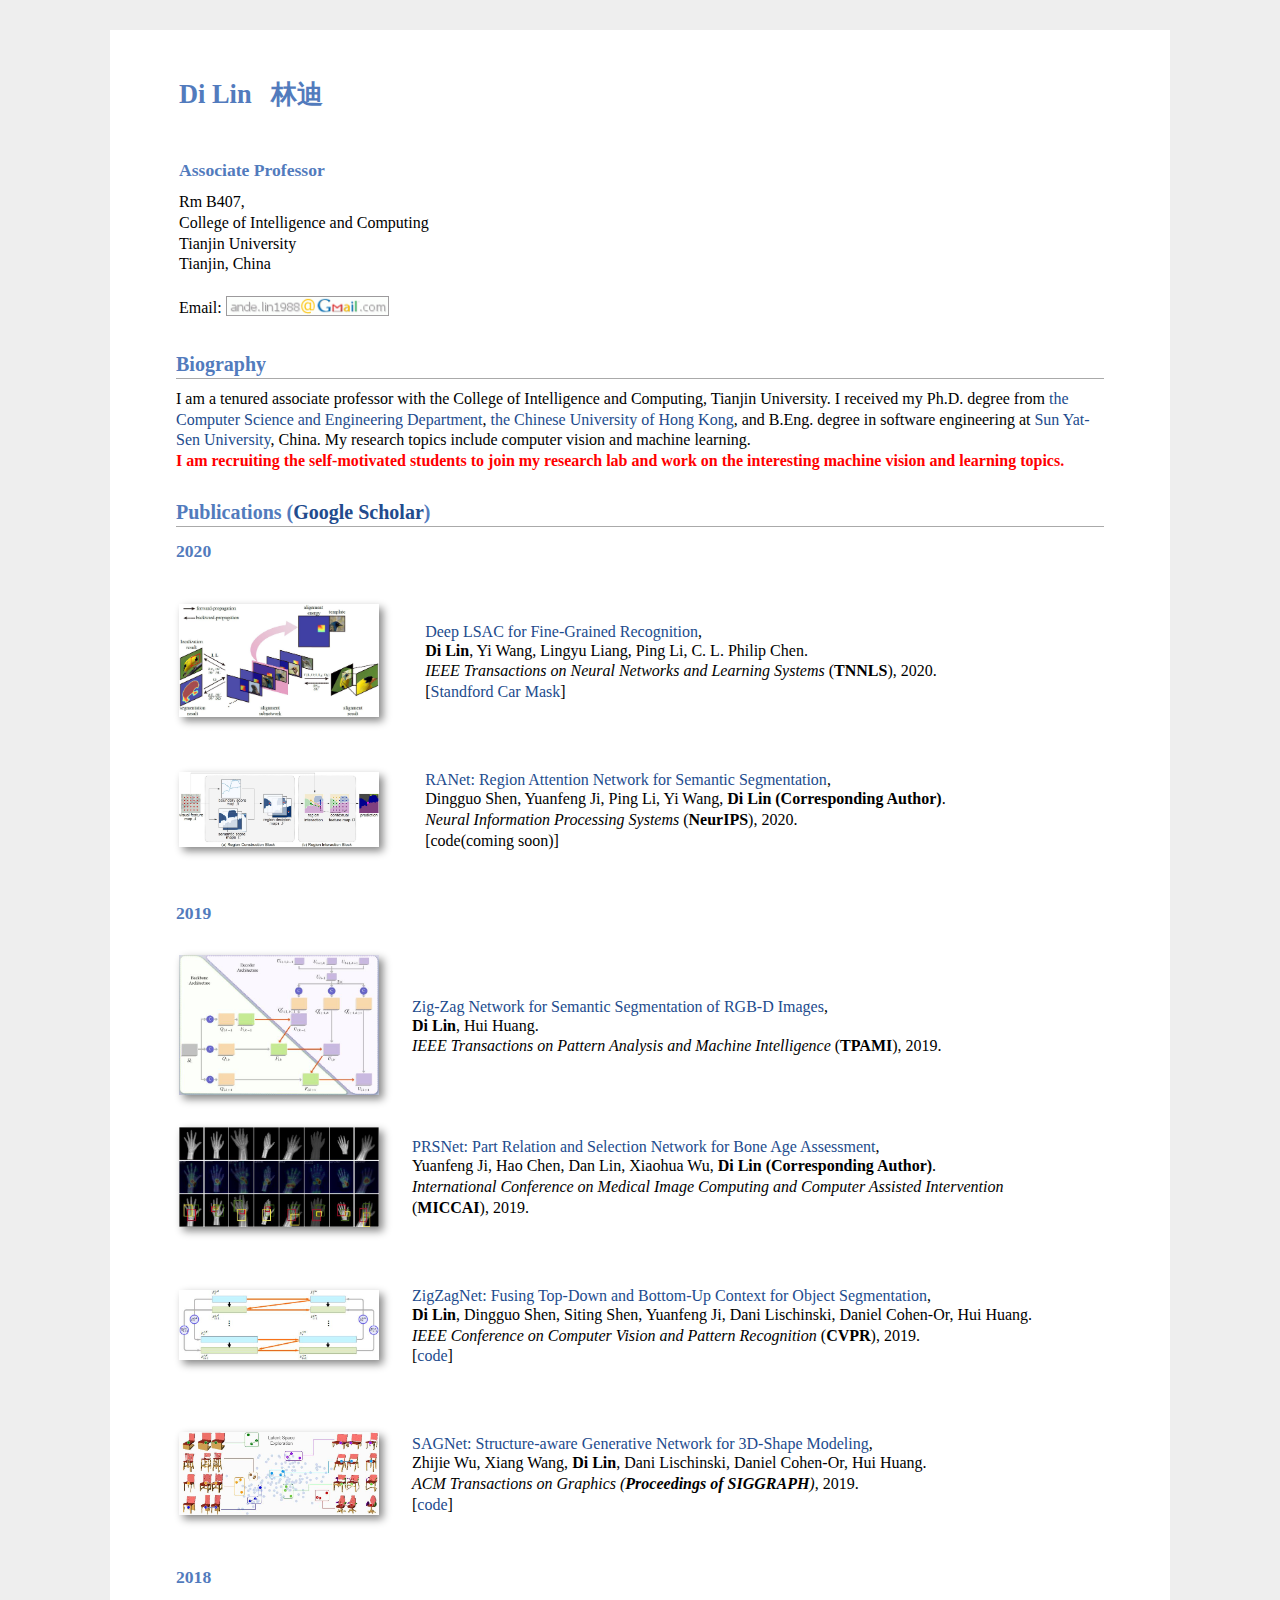
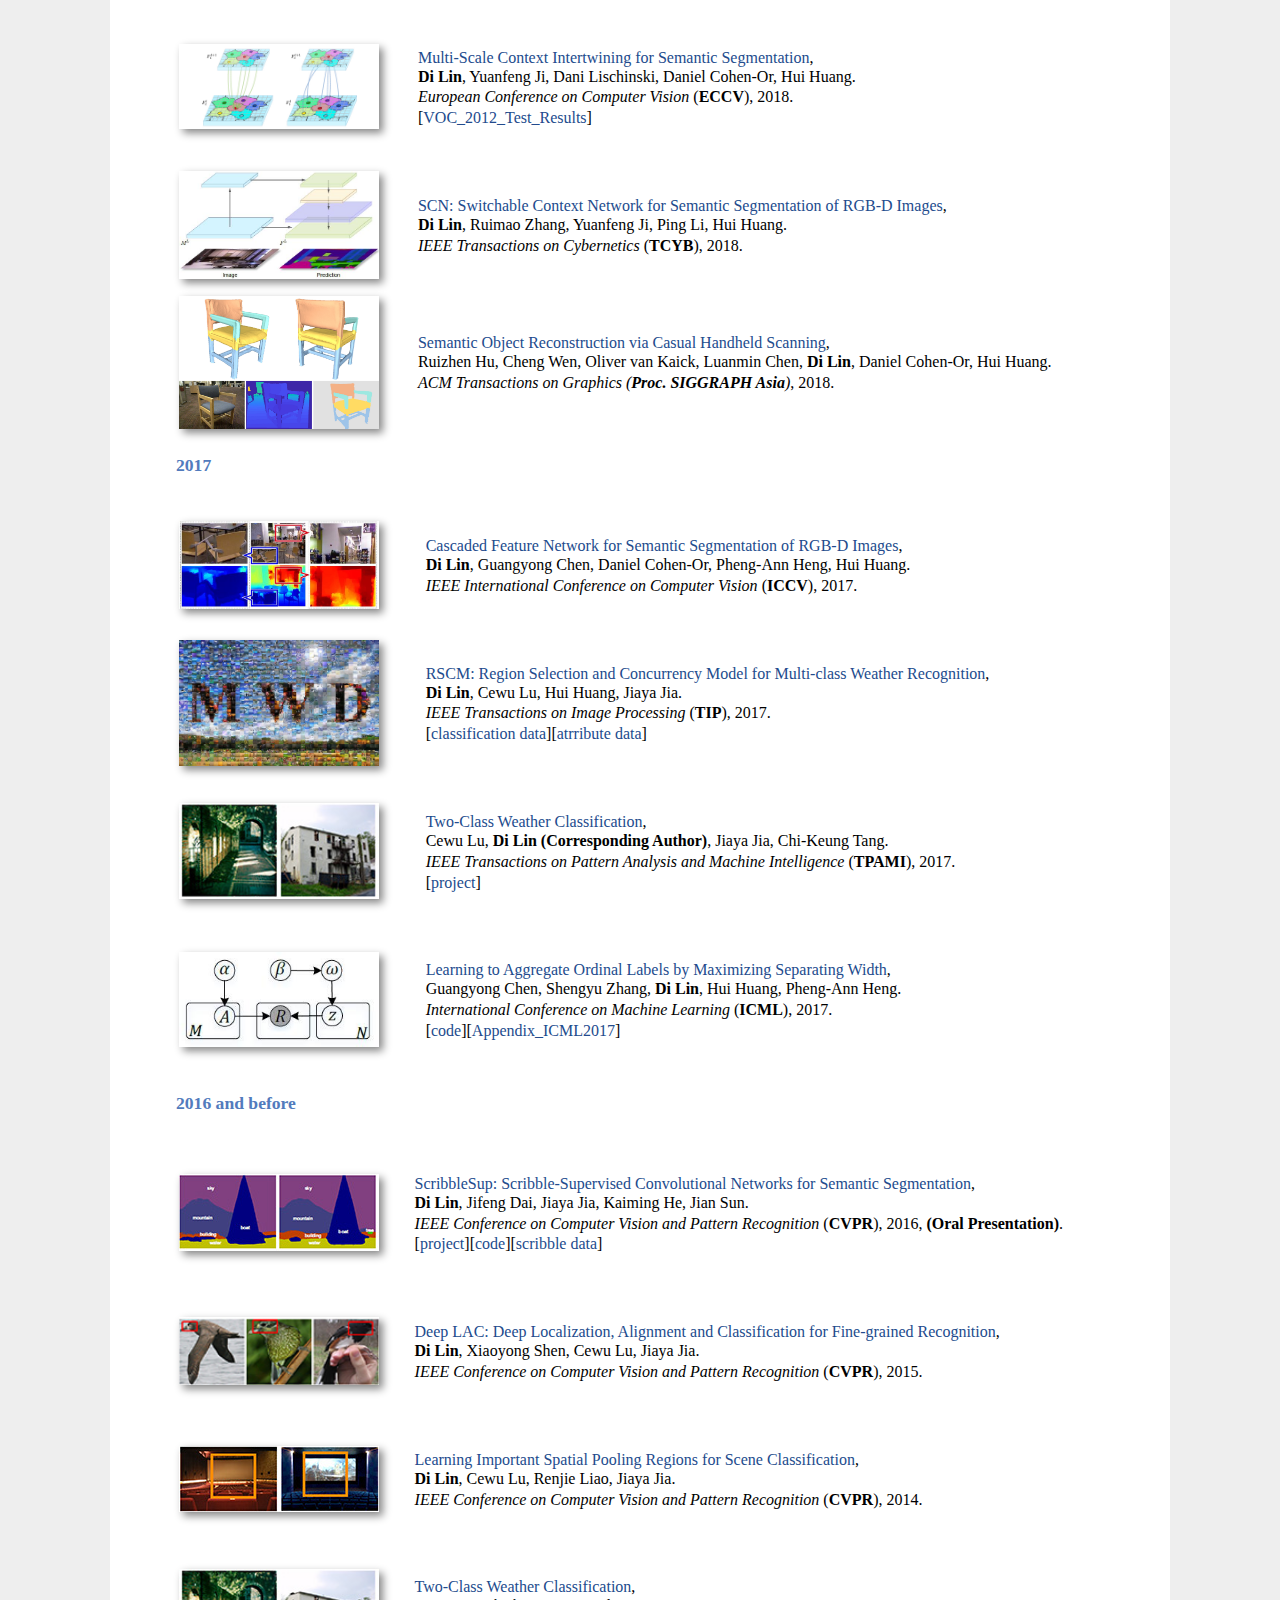
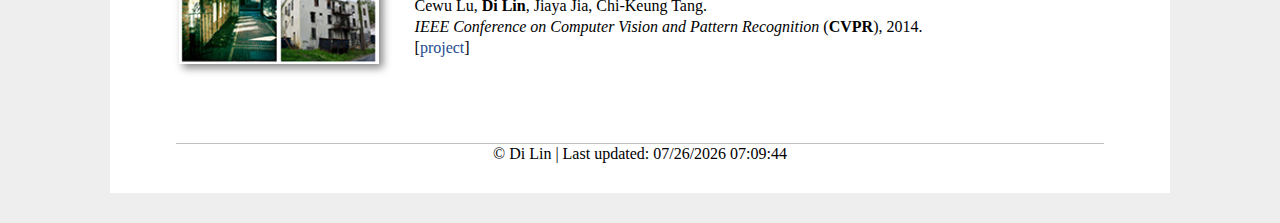
<file: index.html>
<!DOCTYPE html PUBLIC "-//W3C//DTD XHTML 1.1//EN"
  "http://www.w3.org/TR/xhtml11/DTD/xhtml11.dtd">
<html xmlns="http://www.w3.org/1999/xhtml" xml:lang="en">
<head>
<link rel="shortcut icon" href="myIcon.ico">
<meta http-equiv="Content-Type" content="text/html;charset=utf-8" />
<meta name="keywords" content="Di Lin, Di Lin, ÉòÐ¡ÓÂ, CSE, CUHK, The Chinese University of Hong Kong£¬ SYSU£¬ Sun Yat-Sen University"> 
<meta name="description" content="Di Lin's home page">
<link rel="stylesheet" href="jemdoc.css" type="text/css" />
<title>Di Lin</title>
<script type="text/javascript">

  var _gaq = _gaq || [];
  _gaq.push(['_setAccount', 'UA-39824124-1']);
  _gaq.push(['_trackPageview']);

  (function() {
    var ga = document.createElement('script'); ga.type = 'text/javascript'; ga.async = true;
    ga.src = ('https:' == document.location.protocol ? 'https://ssl' : 'http://www') + '.google-analytics.com/ga.js';
    var s = document.getElementsByTagName('script')[0]; s.parentNode.insertBefore(ga, s);
  })();

</script>
</head>
<body >

<div id="layout-content" style="margin-top:25px">

<table>
	<tbody>
		<tr>
			<td width="670">
				<div id="toptitle">					
					<h1>Di Lin &nbsp 林迪<h1>
				</div>

				<h3>Associate Professor</h3>
				
				<p>
					Rm B407, </br>
					College of Intelligence and Computing</br>
					Tianjin University </br>
					Tianjin, China</br>
					</br>
					Email: <a href="mailto:ande.lin1988@gmail.com"><img src="pic/mail.png" height="20px" style="margin-bottom:-3px"></a>
				</p>
			</td>
			<!--<td>
				<img src="pic/dilin.png" border="0" width="240"></br>
			</td>-->
		<tr>
	</tbody>
</table>

<h2>Biography</h2>
<!--<p>
	I currently serve as an assistant professor with the <a href="http://vcc.szu.edu.cn/">VCC group</a> at Shenzhen Univeristy. 
	I received my Ph.D. degree from <a href="http://www.cse.cuhk.edu.hk">the Computer Science and Engineering Department</a>, 
	<a href="http://www.cuhk.edu.hk">the Chinese University of Hong Kong</a>, and B.Eng. degree in software engineering at 
	<a href="http://http://www.sysu.edu.cn">Sun Yat-Sen University</a>, China. 
	My CV is <a href="cv/CV_DI_LIN.pdf">here</a>.
</p>-->
<p>
	I am a tenured associate professor with the College of Intelligence and Computing, Tianjin University. I received my Ph.D. degree from <a href="http://www.cse.cuhk.edu.hk">the Computer Science and Engineering Department</a>, 
	<a href="http://www.cuhk.edu.hk">the Chinese University of Hong Kong</a>, and B.Eng. degree in software engineering at 
	<a href="http://http://www.sysu.edu.cn">Sun Yat-Sen University</a>, China. 
	My research topics include computer vision and machine learning.
	<!--My CV is <a href="cv/CV_DI_LIN.pdf">here</a>.-->
</p>
<p><strong><font color="#FF0000">I am recruiting the self-motivated students to join my research lab and work on the interesting machine vision and learning topics.</font></strong></p>

<h2>Publications (<a href="https://scholar.google.com.hk/citations?user=rW0r-hMAAAAJ&hl=en">Google Scholar</a>)</h2>
<h3>2020</h3>
<table id="tbPublications" width="100%">
	
	<tr>
		<td>
		<img src="indexpics/lsac_tnnls2020.jpg" width="200px" style="box-shadow: 4px 4px 8px #888">
		</td>
		<td style="padding:30px"><a href="papers/LSAC_tnnls2020.pdf">Deep LSAC for Fine-Grained Recognition</a>,
		<p><b>Di Lin</b>, Yi Wang, Lingyu Liang, Ping Li, C. L. Philip Chen.</p>
		<p><em>IEEE Transactions on Neural Networks and Learning Systems</em> (<b>TNNLS</b>), 2020.&nbsp; &nbsp; &nbsp; &nbsp; &nbsp; &nbsp; &nbsp; &nbsp; &nbsp; &nbsp; &nbsp; &nbsp;</p>
		<p>[<a href="https://drive.google.com/file/d/159LvJTqxwsLQdh5waZUAP5coahqx0nmK/view?usp=sharing">Standford Car Mask</a>]</p>
		</td>
	</tr>
    
	<tr>&nbsp</tr>
    <tr>&nbsp</tr>
    <tr>&nbsp</tr>

	<tr>
		<td>
		<img src="indexpics/RANet_nips2020.jpg" width="200px" style="box-shadow: 4px 4px 8px #888">
		</td>
		<td style="padding:30px"><a href="papers/RANet_nips2020.pdf">RANet: Region Attention Network for Semantic Segmentation</a>,
		<p>Dingguo Shen, Yuanfeng Ji, Ping Li, Yi Wang, <b>Di Lin (Corresponding Author)</b>.</p>
		<p><em>Neural Information Processing Systems</em> (<b>NeurIPS</b>), 2020.</p>
		<p>[code(coming soon)]</p>
		</td>
	</tr>
	
</table>

<h3>2019</h3>
<table id="tbPublications" width="100%">
    <tr>
		<td>
		<img src="indexpics/zig-zag_pami2019.jpg" width="200px" style="box-shadow: 4px 4px 8px #888">
		</td>
		<td style="padding:30px"><a href="papers/zig-zag_pami2019.pdf">Zig-Zag Network for Semantic Segmentation of RGB-D Images</a>,
		<p><b>Di Lin</b>, Hui Huang.</p>
		<p><em>IEEE Transactions on Pattern Analysis and Machine Intelligence</em> (<b>TPAMI</b>), 2019.</p>
		<!--<p>[<a href="papers/ZZNet_cvpr2019.pdf">paper</a>][<a href="http://vcc.szu.edu.cn/research/2019/ZZNet">project</a>][<a href="https://github.com/sitingshen/Detectron-ZZNet">code</a>]-->
		</td>
	</tr>
    
	<tr>&nbsp</tr>
    <tr>&nbsp</tr>
    <tr>&nbsp</tr>
    
    <tr>
		<td>
		<img src="indexpics/PRSNet_miccai2019.jpg" width="200px" style="box-shadow: 4px 4px 8px #888">
		</td>
		<td style="padding:30px"><a href="papers/PRSNet_miccai2019.pdf">PRSNet: Part Relation and Selection Network for Bone Age Assessment</a>,
		<p>Yuanfeng Ji, Hao Chen, Dan Lin, Xiaohua Wu, <b>Di Lin (Corresponding Author)</b>.</p>
		<p><em>International Conference on Medical Image Computing and Computer Assisted Intervention</em> (<b>MICCAI</b>), 2019.</p>
		<!--<p>[<a href="papers/ZZNet_cvpr2019.pdf">paper</a>][<a href="http://vcc.szu.edu.cn/research/2019/ZZNet">project</a>][<a href="https://github.com/sitingshen/Detectron-ZZNet">code</a>]-->
		</td>
	</tr>
	
	<tr>&nbsp</tr>
    <tr>&nbsp</tr>
    <tr>&nbsp</tr>
	
	<tr>
		<td>
		<img src="indexpics/ZZNet_cvpr2019.jpg" width="200px" style="box-shadow: 4px 4px 8px #888">
		</td>
		<td style="padding:30px"><a href="papers/ZZNet_cvpr2019.pdf">ZigZagNet: Fusing Top-Down and Bottom-Up Context for Object Segmentation</a>,
		<p><b>Di Lin</b>, Dingguo Shen, Siting Shen, Yuanfeng Ji, Dani Lischinski, Daniel Cohen-Or, Hui Huang.</p>
		<p><em>IEEE Conference on Computer Vision and Pattern Recognition</em> (<b>CVPR</b>), 2019.</p>
		<p>[<a href="https://github.com/sitingshen/Detectron-ZZNet">code</a>]
		</td>
	</tr>
	
	<tr>&nbsp</tr>
    <tr>&nbsp</tr>
    <tr>&nbsp</tr>
	
	<tr>
		<td>
		<img src="indexpics/sag_arxiv2018.jpg" width="200px" style="box-shadow: 4px 4px 8px #888">
		</td>
		<td style="padding:30px"><a href="papers/SAGNet_sig2019.pdf">SAGNet: Structure-aware Generative Network for 3D-Shape Modeling</a>,
		<p>Zhijie Wu, Xiang Wang, <b>Di Lin</b>, Dani Lischinski, Daniel Cohen-Or, Hui Huang.</p>
		<p><em>ACM Transactions on Graphics (<b>Proceedings of SIGGRAPH</b>)</em>, 2019.</p>
		<p>[<a href="https://github.com/zhijieW-94/SAGNet">code</a>]
		</td>
	</tr>
</table>

<h3>2018</h3>
<table id="tbPublications" width="100%">
    <tr>
		<td>
		<img src="indexpics/MSCI_eccv2018.jpg" width="200px" style="box-shadow: 4px 4px 8px #888">
		</td>
		<td style="padding:30px"><a href="papers/MSCI_eccv2018.pdf">Multi-Scale Context Intertwining for Semantic Segmentation</a>,
		<p><b>Di Lin</b>, Yuanfeng Ji, Dani Lischinski, Daniel Cohen-Or, Hui Huang.</p>
		<p><em>European Conference on Computer Vision</em> (<b>ECCV</b>), 2018.</p>
		<p>[<a href="https://drive.google.com/file/d/1SSAEW9E2hfzIQS23cxA4v2yfdwDVtDkJ/view?usp=sharing">VOC_2012_Test_Results</a>]
		</td>
	</tr>
	
	<tr>&nbsp</tr>
    <tr>&nbsp</tr>
    <tr>&nbsp</tr>
	
	<tr>
		<td>
		<img src="indexpics/SCN_tcyb2018.jpg" width="200px" style="box-shadow: 4px 4px 8px #888">
		</td>
		<td style="padding:30px"><a href="papers/SCN_tcyb2018.pdf">SCN: Switchable Context Network for Semantic Segmentation of RGB-D Images</a>, 
		<p><b>Di Lin</b>, Ruimao Zhang, Yuanfeng Ji, Ping Li, Hui Huang.</p>
		<p><em> IEEE Transactions on Cybernetics</em> (<b>TCYB</b>), 2018.</p>
		<!--<p>[<a href="http://vcc.szu.edu.cn/research/2019/SCN">project</a>]-->
	  </td>
	</tr>
	
	<tr>&nbsp</tr>
    <tr>&nbsp</tr>
    <tr>&nbsp</tr>
	
	<tr>
		<td>
		<img src="indexpics/sr_sigasia2018.jpg" width="200px" style="box-shadow: 4px 4px 8px #888">
		</td>
		<td style="padding:30px"><a href="papers/sr_sigasia2018.pdf">Semantic Object Reconstruction via Casual Handheld Scanning</a>,
		<p>Ruizhen Hu, Cheng Wen, Oliver van Kaick, Luanmin Chen, <b>Di Lin</b>, Daniel Cohen-Or, Hui Huang.</p>
		<p><em>ACM Transactions on Graphics (<b>Proc. SIGGRAPH Asia</b>)</em>, 2018.</p>
		<!--<p>[<a href="http://vcc.szu.edu.cn/research/2018/SR">project</a>]-->
		</td>
	</tr>
	
</table>
	
<h3>2017</h3>
<table id="tbPublications" width="100%">
	<tr>
		<td>
		<img src="indexpics/CaRF_iccv2017.jpg" width="200px" style="box-shadow: 4px 4px 8px #888">
		</td>
		<td style="padding:30px"><a href="papers/cascaded_iccv2017.pdf">Cascaded Feature Network for Semantic Segmentation of RGB-D Images</a>,
		<p><b>Di Lin</b>, Guangyong Chen, Daniel Cohen-Or, Pheng-Ann Heng, Hui Huang.</p>
		<p><em>IEEE International Conference on Computer Vision</em> (<b>ICCV</b>), 2017.</p>
		<!--<p>[<a href="http://vcc.szu.edu.cn/research/2017/CaRF">project</a>]-->
		</td>
	</tr>
	
	<tr>&nbsp</tr>
    <tr>&nbsp</tr>
    <tr>&nbsp</tr>
	
	<tr>
		<td>
		<img src="indexpics/MWD_tip2017.jpg" width="200px" style="box-shadow: 4px 4px 8px #888">
		</td>
		<td style="padding:30px"><a href="papers/RSCM_tip17.pdf">RSCM: Region Selection and Concurrency Model for Multi-class Weather Recognition</a>,
		<p><b>Di Lin</b>, Cewu Lu, Hui Huang, Jiaya Jia.</p>
		<p><em> IEEE Transactions on Image Processing</em> (<b>TIP</b>), 2017.</p>
		<p>[<a href="https://drive.google.com/file/d/1vWexB8ke9JhIFRh2lDN8VOyauYCz_Su-/view?usp=sharing">classification data</a>][<a href="https://drive.google.com/file/d/1bLX-QEalhHhA1KQIfRR66THcdQYAl8qz/view?usp=sharing">atrribute data</a>]
	  </td>
	</tr>
	
	
	<tr>&nbsp</tr>
    <tr>&nbsp</tr>
    <tr>&nbsp</tr>
	
	<tr>
		<td>
		<img src="indexpics/weatherclass_cvpr2014.jpg" width="200px" style="box-shadow: 4px 4px 8px #888">
		</td>
		<td style="padding:30px"><a href="papers/weatherclassify_tpami17.pdf">Two-Class Weather Classification</a>, 
		<p>Cewu Lu, <b>Di Lin (Corresponding Author)</b>, Jiaya Jia, Chi-Keung Tang.</p>
		<p><em>IEEE Transactions on Pattern Analysis and Machine Intelligence</em> (<b>TPAMI</b>), 2017. &nbsp; &nbsp; &nbsp; &nbsp; &nbsp; &nbsp; &nbsp; &nbsp; &nbsp;</p>
		<p>[<a href="http://www.cse.cuhk.edu.hk/leojia/projects/weatherclassify/index.htm">project</a>]
		</td>
	</tr>
	
	<tr>&nbsp</tr>
    <tr>&nbsp</tr>
    <tr>&nbsp</tr>
	
	<tr>
		<td>
		<img src="indexpics/ordinal_icml2017.jpg" width="200px" style="box-shadow: 4px 4px 8px #888">
		</td>
		<td style="padding:30px"><a href="papers/ordinal_icml17.pdf">Learning to Aggregate Ordinal Labels by Maximizing Separating Width</a>,
		<p>Guangyong Chen, Shengyu Zhang, <b>Di Lin</b>, Hui Huang, Pheng-Ann Heng.</p>
		<p><em>International Conference on Machine Learning</em> (<b>ICML</b>), 2017.</p>
		<p>[<a href="https://drive.google.com/file/d/18t4QR-NxLdXmGlsCh7y9PgZcoPGJq6Qv/view?usp=sharing">code</a>][<a href="papers/Appendix_ICML2017.pdf">Appendix_ICML2017</a>]
		</td>
	</tr>
</table>

	
<h3>2016 and before</h3>
<table id="tbPublications" width="100%">
	<tr>
		<td>
		<img src="indexpics/scribblesup_cvpr2016.jpg" width="200px" style="box-shadow: 4px 4px 8px #888">
		</td>
		<td style="padding:30px"><a href="papers/scribblesup_cvpr16.pdf">ScribbleSup: Scribble-Supervised Convolutional Networks for Semantic Segmentation</a>,
		<p><b>Di Lin</b>, Jifeng Dai, Jiaya Jia, Kaiming He, Jian Sun.</p>
		<p><em>IEEE Conference on Computer Vision and Pattern Recognition</em> (<b>CVPR</b>), 2016, <b>(Oral Presentation)</b>.</p>
		<p>[<a href="http://www.jifengdai.org/downloads/scribble_sup/">project</a>][<a href="https://drive.google.com/file/d/1rIhh-jqUtgDdZNOzNk-4fbwnHUVt7pw5/view?usp=sharing">code</a>][<a href="https://drive.google.com/file/d/1MK2kCuaDANHi5vD5VZz-cn_q2vNmTM40/view?usp=sharing">scribble data</a>]
		</td>
	</tr>
	
	<tr>&nbsp</tr>
    <tr>&nbsp</tr>
    <tr>&nbsp</tr>
	
	<tr>
		<td>
		<img src="indexpics/deeplac_cvpr2015.jpg" width="200px" style="box-shadow: 4px 4px 8px #888">
		</td>
		<td style="padding:30px"><a href="papers/deeplac_cvpr15.pdf">Deep LAC: Deep Localization, Alignment and Classification for Fine-grained Recognition</a>,
		<p><b>Di Lin</b>, Xiaoyong Shen, Cewu Lu, Jiaya Jia.</p>
		<p><em>IEEE Conference on Computer Vision and Pattern Recognition</em> (<b>CVPR</b>), 2015.</p>
		</td>
	</tr>

	<tr>&nbsp</tr>
    <tr>&nbsp</tr>
    <tr>&nbsp</tr>

	<tr>
		<td>
		<img src="indexpics/importantregion_cvpr2014.jpg" width="200px" style="box-shadow: 4px 4px 8px #888">
		</td>
		<td style="padding:30px"><a href="papers/ispr_cvpr14.pdf">Learning Important Spatial Pooling Regions for Scene Classification</a>,
		<p><b>Di Lin</b>, Cewu Lu, Renjie Liao, Jiaya Jia.</p>
		<p><em>IEEE Conference on Computer Vision and Pattern Recognition</em> (<b>CVPR</b>), 2014.</p>
		</td>
	</tr>

	<tr>&nbsp</tr>
    <tr>&nbsp</tr>
    <tr>&nbsp</tr>

    <tr>
		<td>
		<img src="indexpics/weatherclass_cvpr2014.jpg" width="200px" style="box-shadow: 4px 4px 8px #888">
		</td>
		<td style="padding:30px"><a href="papers/weatherclassify_cvpr14.pdf">Two-Class Weather Classification</a>,
		<p>Cewu Lu, <b>Di Lin</b>, Jiaya Jia, Chi-Keung Tang.</p>
		<p><em>IEEE Conference on Computer Vision and Pattern Recognition</em> (<b>CVPR</b>), 2014.</p>
		<p>[<a href="http://www.cse.cuhk.edu.hk/leojia/projects/weatherclassify/index.htm">project</a>]
		</td>
	</tr>
</table>


<!--
<h2>Honors & Awards</h2>
<table style="border-spacing:2px">
	</tbody>
		<tr><td>National Undergraduate Scholarship of China, 2011</td></tr>
		<tr><td>First-class Scholarship of Sun Yat-sen University, 2011</td></tr>
		<tr><td>Second-class Scholarship of Sun Yat-sen University, 2010</td></tr>
		<tr><td>National Undergraduate Scholarship of China, 2009</td></tr>
		<tr><td>First-class Scholarship of Sun Yat-sen University, 2009</td></tr>
	</tbody>
</table>
-->

<!--<h2>Professional Activities</h2>
<table style="border-spacing:2px">
	</tbody>
		<tr><td><b>Conference Reviews:&nbsp</b>CVPR, ICCV, ECCV, NIPS</td></tr>
		<tr><td><b>Journal Reviews:&nbsp</b>TIP</td></tr>
	</tbody>
</table>
-->

<!--<h2>Professional Activities</h2>
<li>
	<p><b>Conference Reviews:</b>ECCV, ICCV</p>
	<p><b>Journal Reviews:</b>TIP</p>
	
	
</li>
-->

<!--
<h2>Teaching</h2>
<table id="tbTeaching" border="0" width="100%">
	<tbody>
		<tr>
			<td> 2015-2016</td><td>Spring</td><td>ENGG5104 Image Processing and Computer Vision</td>
		</tr>
		<tr>
			<td> 2014-2015</td><td>Spring</td><td>ENGG5104 Image Processing and Computer Vision</td>
		</tr>
		<tr>
			<td> 2014-2015</td><td>Fall</td><td>CSCI1120 Introduction to Computing Using C++</td>
		</tr>
		<tr>
			<td> 2013-2014</td><td>Spring</td><td>ENGG5104 Image Processing and Computer Vision</td>
		</tr>
		<tr>
			<td> 2013-2014</td><td>Fall</td><td>CSCI2100C Data Structures</td>
		</tr>
		<tr>
			<td> 2012-2013</td><td>Spring</td><td>CSCI3280 Introduction to Multimedia Systems</td>
		</tr>
		<tr>
			<td> 2012-2013</td><td>Fall</td><td>CSCI1120ABC Introduction to Computing Using C++</td>
		</tr>
	</tbody>
</table>
-->


<!--
<h2>Miscellanies</h2>
<li>
	<h4>Research Papers</h4>&nbsp 
		<a href="http://kesen.realtimerendering.com/">Computer Graphics Papers</a>,&nbsp
        <a href="http://www.cvpapers.com/index.html">Computer Vision Papers</a>
        <p style="margin-top:3px">
		</p>
</li>

<li>
	<h4>Some of My Friends</h4>&nbsp 
		<a href="http://appsrv.cse.cuhk.edu.hk/~xuli/">Li Xu</a>,&nbsp 
		<a href="http://appsrv.cse.cuhk.edu.hk/~cwlu/">Cewu Lu</a>,&nbsp
		<a href="http://appsrv.cse.cuhk.edu.hk/~qyan/">Qiong Yan</a>,&nbsp 
		<a href="http://shijianping.me/">Jianping Shi</a>,&nbsp
		<a href="http://i.cs.hku.hk/~xghan/">Xiaoguang Han</a>,&nbsp
		<a href="http://www.math.zju.edu.cn/ruizhenhu/">Ruizhen Hu</a>,&nbsp 
		<a href="http://appsrv.cse.cuhk.edu.hk/~rjliao/">Renjie Liao</a>,&nbsp
		<a href="">Ziyang Ma</a>,&nbsp
		<a href=""http://appsrv.cse.cuhk.edu.hk/~xtao/"">Xin Tao</a>
        <p style="margin-top:3px">
		</p>
</li>

<li>
	<h4>Coding Resources</h4>&nbsp 
		<a href="http://opencv.itseez.com/">OpenCV</a>,&nbsp
        <a href="http://www.cgal.org/">CGAL</a>,&nbsp
        <a href="http://www.opengl.org/">OpenGL</a>,&nbsp
        <a href="http://www.nvidia.com/object/cuda_home_new.html">CUDA</a>,&nbsp
        <a href="http://www.wholetomato.com/">Visual Assist</a>,&nbsp
        <a href="www.mosek.com/">Mosek</a>,&nbsp
        <a href="http://www.mathworks.cn/products/matlab/">Matlab</a>,&nbsp
        <a href="http://software.intel.com/en-us/articles/intel-mkl/">Math Kernel Library</a>,&nbsp
        <a href="http://www.cs.umd.edu/~mount/ANN/">ANN</a>,&nbsp
        <a href="http://www.netlib.org/lapack/">LAPACK</a>,&nbsp
        <a href="http://www.tau.ac.il/~stoledo/taucs/">TAUCS</a>,&nbsp
        <a href="http://www.codeproject.com/Articles/1300/CxImage">CXimage</a>
        <p style="margin-top:3px">
		</p>
</li>
-->

<div id="footer">
	<div id="footer-text"></div>
</div>

    <p><center>
      <!--<div id="clustrmaps-widget"></div><script type="text/javascript" id="clustrmaps" src="//cdn.clustrmaps.com/map_v2.js?u=58G6&d=GDtrsB-qF160R16SG_VgcqZLGuUXEZ4Q7zuAzUurNcE"></script>
                <br>-->
                &copy; Di Lin
				
       <script type="text/javascript" language="javascript"><!--
                    if (Date.parse(document.lastModified) != 0) document.write(" | Last updated: " + document.lastModified);
                    //--></script>
                </center></p>





</div>
</body>
</html>
</file>
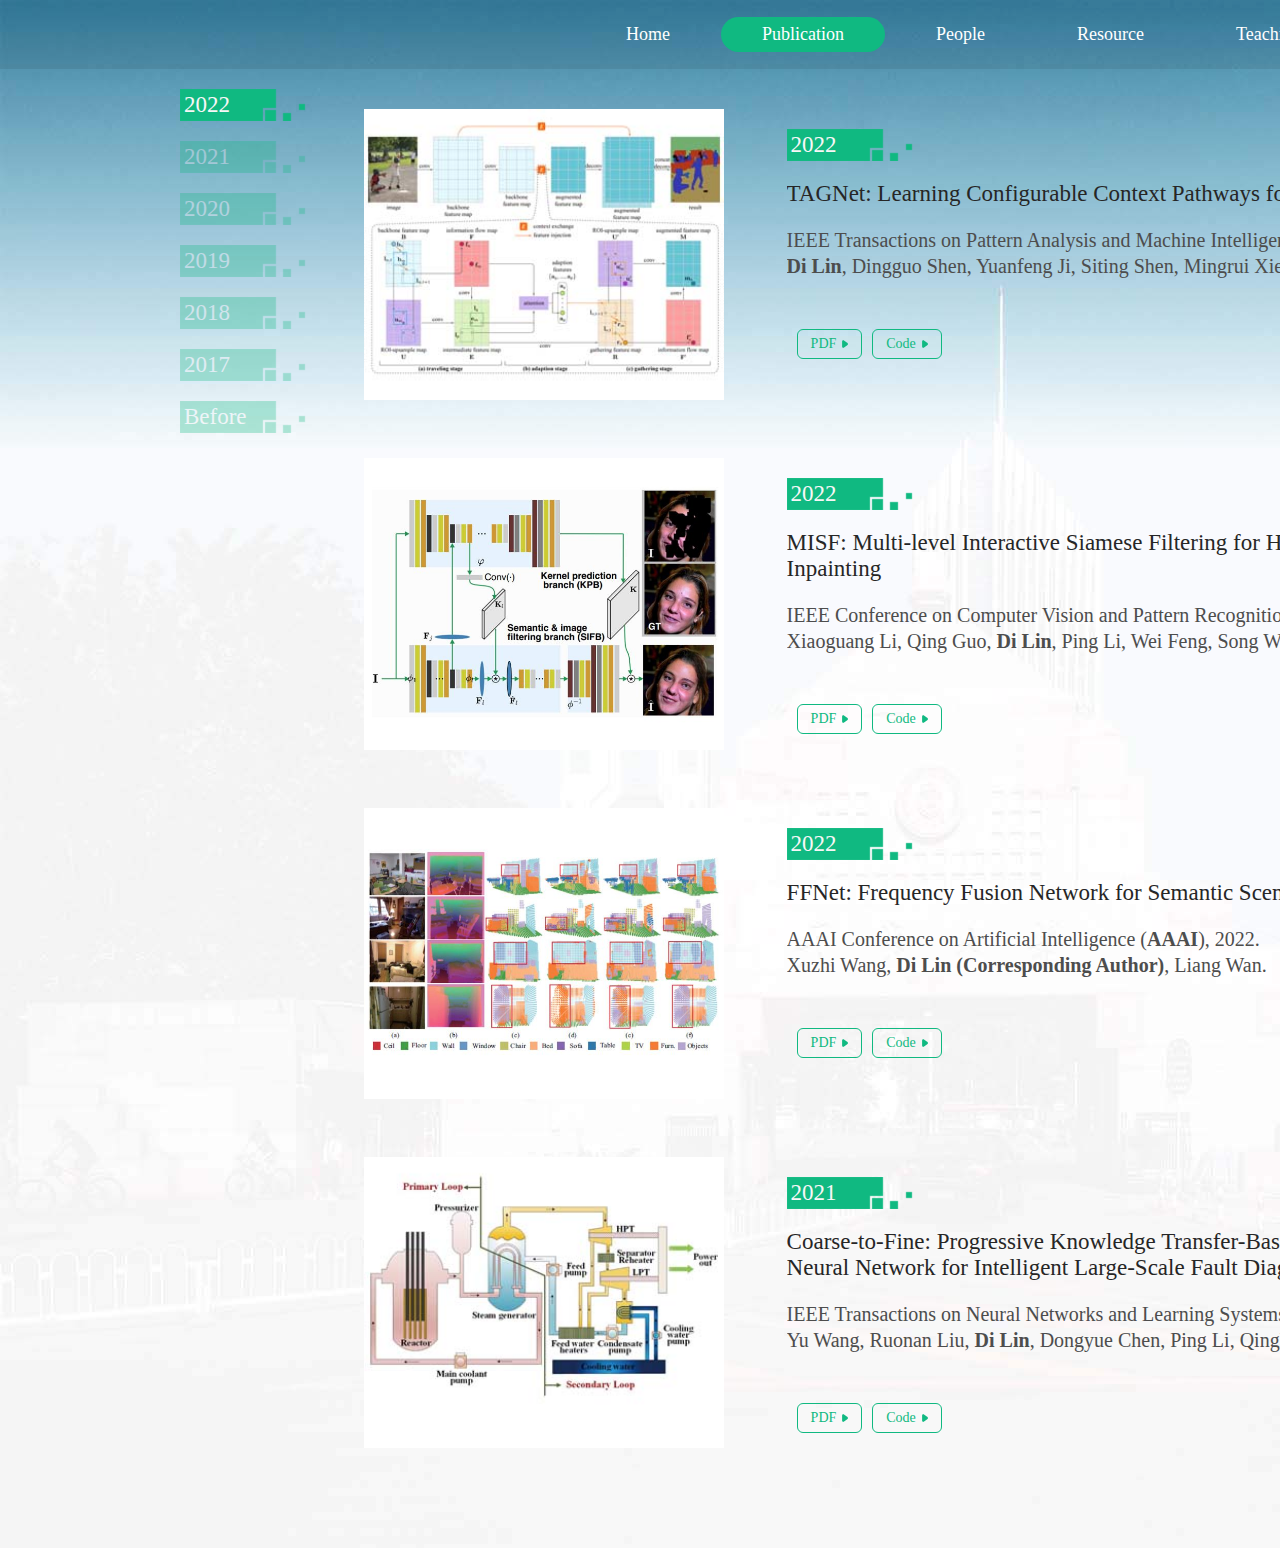
<file: publication.html>
<!DOCTYPE html>
<html lang="en">
<head>
    <meta charset="UTF-8">
    <meta name="viewport" content="width=device-width, initial-scale=1.0, minimum-scale=1.0, maximum-scale=1.0, user-scalable=no">
	<meta name="renderer" content="webkit"><meta http-equiv="X-UA-Compatible" content="IE=edge,chrome=1">
<meta http-equiv="x-dns-prefetch-control" content="on">
    <meta http-equiv="X-UA-Compatible" content="ie-edge">
    <title>IDV Lab</title>
    <link rel="icon" href="img/tju.ico" type="image/x-icon" />
    <link rel="shortcut icon" href="img/tju.ico" type="image/x-icon"/>
	 <link rel="stylesheet" media="screen" href="css/style.css">
	 <link rel="stylesheet" type="text/css" href="css/swiper.min.css"/>
    <script src="js/jquery-2.1.1.min.js"></script>
    <script src="js/common.js"></script>
<style type="text/css">
	.warp{
		width: 1920px;
		height: 1548px;
		background: url("img/bj2.jpg")no-repeat center top;
		background-size: cover;
	}
</style>
</head>
<body>
<div class="warp">
	<div class="header">
	     <div class="header_con">
			 <a href="index.html">Home</a>
			 <a href="publication.html" class="active">Publication</a>
			 <a href="people.html">People</a>
			 <a href="">Resource</a>
                         <a href="">Teaching</a>
		 </div>
	</div>

       <div class="publication">

       <div class="left" id="pub_nav">	
		                <a href="#research-2022">
					    <div class="year "  style="cursor:pointer;" >
                            <div class="bt_top" id="bt_2022">2022</div>
                        </div>
                        </a>   
		
                        <a href="#research-2021">
					    <div class="year "  style="cursor:pointer;" >
                            <div class="bt_top" id="bt_2021">2021</div>
                        </div>
                        </a>
			
                        <a href="#research-2020">
					    <div class="year "  style="cursor:pointer;" >
                            <div class="bt_top" id="bt_2020">2020</div>
                        </div>
                        </a>
				
                        <a href="#research-2019">
					    <div class="year "  style="cursor:pointer;" >
                            <div class="bt_top" id="bt_2019">2019</div>
                        </div>
                        </a>
										
                        <a href="#research-2018">
					    <div class="year "  style="cursor:pointer;" >
                            <div class="bt_top" id="bt_2018">2018</div>
                        </div>
                        </a>
											
                        <a href="#research-2017">
					    <div class="year "  style="cursor:pointer;" >
                            <div class="bt_top" id="bt_2017">2017</div>
                        </div>
                        </a>
										
                        <a href="#before">
					    <div class="year "  style="cursor:pointer;" >
                            <div class="bt_top" id="bt_before">Before</div>
                        </div>
                        </a>
									
						
       </div>


	<div class="homelist" id="paper_list">
		<div class="listrow">
                       <div class="ka">

				<img src="img/indexpics/TAGNet_pami2022.jpg" class="imgs" width="360px" >
				<div class="rowboxs">
                    <div id="research-2022"></div>
					<div class="bt_top">2022</div>
					<h2>TAGNet: Learning Configurable Context Pathways for Semantic Segmentation</h2>
                                        <p>IEEE Transactions on Pattern Analysis and Machine Intelligence (<b>TPAMI</b>), 2022.</p>
					<p><b>Di Lin</b>, Dingguo Shen, Yuanfeng Ji, Siting Shen, Mingrui Xie, Wei Feng, Hui Huang.</p>
					<div class="bt_bot">
						<div class="btns">
						<div class="btnrow">
								<h6>PDF</h6>
								<img src="img/homeicon1.png" width="6" >
							</div>
						<!--<a href="papers/TAGNet_PAMI2021.pdf" target="_blank"><div class="btnrow">
								<h6>PDF</h6>
								<img src="img/homeicon1.png" width="6" >
							</div></a>-->
							<div class="btnrow">
								<h6>Code</h6>
								<img src="img/homeicon1.png" width="6" >
							</div>
							
							
						</div>
					</div>
				</div>
            </div>					  
		</div>

		<div class="listrow">
			<div class="ka">
			<img src="img/indexpics/MISF_cvpr2022.jpg" class="imgs" width="360px" >
			<div class="rowboxs">
				<div class="bt_top">2022</div>
				<h2>MISF: Multi-level Interactive Siamese Filtering for High-Fidelity Image Inpainting</h2>
				<p>IEEE Conference on Computer Vision and Pattern Recognition (<b>AAAI</b>), 2022.</p>
				<p>Xiaoguang Li, Qing Guo, <b>Di Lin</b>, Ping Li, Wei Feng, Song Wang.</p>
				<div class="bt_bot">
					<div class="btns">
					<a href="papers/MISF_cvpr2022.pdf"  target="_blank"><div class="btnrow">
							<h6>PDF</h6>
							<img src="img/homeicon1.png" width="6" >
						</div></a>
					<a href="https://github.com/tsingqguo/misf"  target="_blank"><div class="btnrow">
							<h6>Code</h6>
							<img src="img/homeicon1.png" width="6" >
						</div></a>
						
					</div>
				</div>
			</div>
						</div>
		</div>

		<div class="listrow">
			<div class="ka">
			<img src="img/indexpics/FFNet_aaai2022.jpg" class="imgs" width="360px" >
			<div class="rowboxs">
				<div class="bt_top">2022</div>
				<h2>FFNet: Frequency Fusion Network for Semantic Scene Completion</h2>
				<p>AAAI Conference on Artificial Intelligence (<b>AAAI</b>), 2022.</p>
				<p>Xuzhi Wang, <b>Di Lin (Corresponding Author)</b>, Liang Wan.</p>
				<div class="bt_bot">
					<div class="btns">
					<a href="papers/FFNet_aaai2022.pdf"  target="_blank"><div class="btnrow">
							<h6>PDF</h6>
							<img src="img/homeicon1.png" width="6" >
						</div></a>
					<a href="https://github.com/alanWXZ/FFNet"  target="_blank"><div class="btnrow">
							<h6>Code</h6>
							<img src="img/homeicon1.png" width="6" >
						</div></a>
						
					</div>
				</div>
			</div>
						</div>
		</div>

                <div class="listrow">
                       <div class="ka">
				<img src="img/indexpics/diagnosis_tnnls2021.jpg" class="imgs" width="360px" >
				<div class="rowboxs">
					<div id="research-2021"></div>
					<div class="bt_top">2021</div>
					<h2>Coarse-to-Fine: Progressive Knowledge Transfer-Based Multitask Convolutional Neural Network for Intelligent Large-Scale Fault Diagnosis</h2>
                                        <p>IEEE Transactions on Neural Networks and Learning Systems (<b>TNNLS</b>), 2021.</p>
					<p>Yu Wang, Ruonan Liu, <b>Di Lin</b>, Dongyue Chen, Ping Li, Qinghua Hu, C. L. Philip Chen.</p>
					<div class="bt_bot">
						<div class="btns">
						<a href="papers/diagnosis_tnnls2021.pdf"   target="_blank"><div class="btnrow">
								<h6>PDF</h6>
								<img src="img/homeicon1.png" width="6" >
							</div></a>
						<a href="https://github.com/armstrongwang20/PKT-MCNN"   target="_blank"><div class="btnrow">
								<h6>Code</h6>
								<img src="img/homeicon1.png" width="6" >
							</div></a>
							
							
						</div>
					</div>
				</div>
                              </div>
			</div>
                   <div class="listrow">
                       <div class="ka">
				<img src="img/indexpics/reciprocal_miccai2021.jpg" class="imgs" width="360px" >
				<div class="rowboxs">
					<div class="bt_top">2021</div>
					<h2>Reciprocal Learning for Semi-supervised Segmentation</h2>
                                        <p>International Conference on Medical Image Computing and Computer Assisted Intervention (<b>MICCAI</b>), 2021.</p>
					<p>Xiangyun Zeng, Rian Huang,  Yuming Zhong, Dong Sun,  Chu Han, <b>Di Lin</b>, Dong Ni, Yi Wang.</p>
					<div class="bt_bot">
						<div class="btns">
						<a href="papers/reciprocal_miccai2021.pdf"  target="_blank"><div class="btnrow">
								<h6>PDF</h6>
								<img src="img/homeicon1.png" width="6" >
							</div></a>
						<a href="https://github.com/XYZach/RLSSS"  target="_blank"><div class="btnrow">
								<h6>Code</h6>
								<img src="img/homeicon1.png" width="6" >
							</div></a>
							
							
						</div>
					</div>
				</div>
                              </div>
			</div>
                   <div class="listrow">
                       <div class="ka">
				<img src="img/indexpics/HIPe_arxiv2021.jpg" class="imgs" width="360px" >
				<div class="rowboxs">
					<div class="bt_top">2021</div>
					<h2>Hierarchical Image Peeling: A Flexible Scale-space Filtering Framework</h2>
                                        <p>arXiv preprint arXiv:2104.01534, 2021.</p>
					<p>Yuanbin Fu, Xiaojie Guo, Qiming Hu, <b>Di Lin</b>, Jiayi Ma, Haibin Ling.</p>
					<div class="bt_bot">
						<div class="btns">
						<a href="https://arxiv.org/pdf/2104.01534.pdf"  target="_blank"><div class="btnrow">
								<h6>PDF</h6>
								<img src="img/homeicon1.png" width="6" >
							</div></a>
						<a href="https://github.com/ForawardStar/HIPe"  target="_blank"><div class="btnrow">
								<h6>Code</h6>
								<img src="img/homeicon1.png" width="6" >
							</div></a>
							
							
						</div>
					</div>
				</div>
                              </div>
			</div>
                   <div class="listrow">
                       <div class="ka">
				<img src="img/indexpics/Inception_physics2020.jpg" class="imgs" width="360px" >
				<div class="rowboxs">
					<div class="bt_top">2021</div>
					<h2>3D Inception U-net with Asymmetric Loss for Cancer Detection in Automated Breast Ultrasound</h2>
                                        <p>Medical Physics, 2021.</p>
					<p>Yi Wang, Chenchen Qin, Chuanlu Lin, <b>Di Lin</b>, Min Xu, Xiao Luo, Tianfu Wang, Anhua Li, Dong Ni.</p>
					<div class="bt_bot">
						<div class="btns">
						<a href="papers/Inception_physics2020.pdf"  target="_blank"><div class="btnrow">
								<h6>PDF</h6>
								<img src="img/homeicon1.png" width="6" >
							</div></a>
						</div>
					</div>
				</div>
                              </div>
			</div>
                   <div class="listrow">
                       <div class="ka">
				<img src="img/indexpics/pyramidal_frontiers2021.jpg" class="imgs" width="360px" >
				<div class="rowboxs">
					<div class="bt_top">2021</div>
					<h2>Edge-Aware Pyramidal Deformable Network for Unsupervised Registration of Brain MR Images</h2>
                                        <p>Frontiers in Neuroscience, 2021.</p>
					<p>Yiqin Cao, Zhenyu Zhu, Yi Rao, Chenchen Qin, <b>Di Lin</b>, Qi Dou, Dong Ni, Yi Wang.</p>
					<div class="bt_bot">
						<div class="btns">
						<a href="papers/pyramidal_frontiers2021.pdf"  target="_blank"><div class="btnrow">
								<h6>PDF</h6>
								<img src="img/homeicon1.png" width="6" >
							</div></a>
						</div>
					</div>
				</div>
                              </div>
			</div>
                   <div class="listrow">
                       <div class="ka">
				<img src="img/indexpics/zig-zag_pami2020.jpg" class="imgs" width="360px" >
				<div class="rowboxs">
                                        <div id="research-2020"></div>
					<div class="bt_top">2020</div>
					<h2>Zig-Zag Network for Semantic Segmentation of RGB-D Images</h2>
                    <p>IEEE Transactions on Pattern Analysis and Machine Intelligence (<b>TPAMI</b>), 2020.</p>
					<p><b>Di Lin</b>, Hui Huang.</p>
					<div class="bt_bot">
						<div class="btns">
						<a href="papers/zig-zag_pami2020.pdf"  target="_blank"><div class="btnrow">
								<h6>PDF</h6>
								<img src="img/homeicon1.png" width="6" >
							</div></a>
							
						</div>
					</div>
				</div>
                              </div>
			</div>
                   <div class="listrow">
                       <div class="ka">
				<img src="img/indexpics/lsac_tnnls2020.jpg" class="imgs" width="360px" >
				<div class="rowboxs">
					<div class="bt_top">2020</div>
					<h2>Deep LSAC for Fine-Grained Recognition</h2>
                                        <p>IEEE Transactions on Neural Networks and Learning Systems (<b>TNNLS</b>), 2020.</p>
					<p><b>Di Lin</b>, Yi Wang, Lingyu Liang, Ping Li, C. L. Philip Chen.</p>
					<div class="bt_bot">
						<div class="btns">
						<a href="papers/lsac_tnnls2020.pdf"  target="_blank"><div class="btnrow">
								<h6>PDF</h6>
								<img src="img/homeicon1.png" width="6" >
							</div></a>
							
						</div>
					</div>
				</div>
                              </div>
			</div>
                   <div class="listrow">
                       <div class="ka">
				<img src="img/indexpics/RANet_nips2020.jpg" class="imgs" width="360px" >
				<div class="rowboxs">
					<div class="bt_top">2020</div>
					<h2>RANet: Region Attention Network for Semantic Segmentation</h2>
                                        <p>Neural Information Processing Systems (<b>NeurIPS</b>), 2020.</p>
					<p>Dingguo Shen, Yuanfeng Ji, Ping Li, Yi Wang, <b>Di Lin (Corresponding Author)</b>.</p>
					<div class="bt_bot">
						<div class="btns">
						<a href="papers/RANet_nips2020.pdf"  target="_blank"><div class="btnrow">
								<h6>PDF</h6>
								<img src="img/homeicon1.png" width="6" >
							</div></a>
						<a href="https://github.com/dingguo1996/RANet"  target="_blank"><div class="btnrow">
								<h6>Code</h6>
								<img src="img/homeicon1.png" width="6" >
							</div></a>
							
						</div>
					</div>
				</div>
                              </div>
			</div>
                   <div class="listrow">
                       <div class="ka">
				<img src="img/indexpics/Affine_physics2020.jpg" class="imgs" width="360px" >
				<div class="rowboxs">
					<div class="bt_top">2020</div>
					<h2>Joint affine and deformable three-dimensional networks for brain MRI registration</h2>
                                        <p>Medical Physics, 2020.</p>
					<p>Zhenyu Zhu, Yiqin Cao, Chenchen Qin, Yi Rao, <b>Di Lin</b>, Qi Dou, Dong Ni, Yi Wang.</p>
					<div class="bt_bot">
						<div class="btns">
						<a href="papers/Affine_physics2020.pdf"  target="_blank"><div class="btnrow">
								<h6>PDF</h6>
								<img src="img/homeicon1.png" width="6" >
							</div></a>
						</div>
					</div>
				</div>
                              </div>
			</div>
                   <div class="listrow">
                       <div class="ka">
				<img src="img/indexpics/ZZNet_cvpr2019.jpg" class="imgs" width="360px" >
				<div class="rowboxs">
                                        <div id="research-2019"></div>
					<div class="bt_top">2019</div>
					<h2>ZigZagNet: Fusing Top-Down and Bottom-Up Context for Object Segmentation</h2>
                                        <p>IEEE Conference on Computer Vision and Pattern Recognition (<b>CVPR</b>), 2019.</p>
					<p><b>Di Lin</b>, Dingguo Shen, Siting Shen, Yuanfeng Ji, Dani Lischinski, Daniel Cohen-Or, Hui Huang.</p>
					<div class="bt_bot">
						<div class="btns">
						<a href="papers/ZZNet_cvpr2019.pdf"  target="_blank"><div class="btnrow">
								<h6>PDF</h6>
								<img src="img/homeicon1.png" width="6" >
							</div></a>
						<a href="https://github.com/sitingshen/Detectron-ZZNet"  target="_blank"><div class="btnrow">
								<h6>Code</h6>
								<img src="img/homeicon1.png" width="6" >
							</div></a>
							
						</div>
					</div>
				</div>
                              </div>
			</div>
                   <div class="listrow">
                       <div class="ka">
				<img src="img/indexpics/SAGNet_sig2019.jpg" class="imgs" width="360px" >
				<div class="rowboxs">
					<div class="bt_top">2019</div>
					<h2>SAGNet: Structure-aware Generative Network for 3D-Shape Modeling</h2>
                                        <p>ACM Transactions on Graphics (<b>Proceedings of SIGGRAPH</b>), 2019.</p>
					<p>Zhijie Wu, Xiang Wang, <b>Di Lin</b>, Dani Lischinski, Daniel Cohen-Or, Hui Huang.</p>
					<div class="bt_bot">
						<div class="btns">
						<a href="papers/SAGNet_sig2019.pdf"  target="_blank"><div class="btnrow">
								<h6>PDF</h6>
								<img src="img/homeicon1.png" width="6" >
							</div></a>
						<a href="https://github.com/zhijieW-94/SAGNet"  target="_blank"><div class="btnrow">
								<h6>Code</h6>
								<img src="img/homeicon1.png" width="6" >
							</div></a>
							
						</div>
					</div>
				</div>
                              </div>
			</div>
                   <div class="listrow">
                       <div class="ka">
				<img src="img/indexpics/PRSNet_miccai2019.jpg" class="imgs" width="360px" >
				<div class="rowboxs">
					<div class="bt_top">2019</div>
					<h2>PRSNet: Part Relation and Selection Network for Bone Age Assessment</h2>
                                        <p>International Conference on Medical Image Computing and Computer Assisted Intervention (<b>MICCAI</b>), 2019.</p>
					<p>Yuanfeng Ji, Hao Chen, Dan Lin, Xiaohua Wu, <b>Di Lin (Corresponding Author)</b>.</p>
					<div class="bt_bot">
						<div class="btns">
						<a href="papers/PRSNet_miccai2019.pdf"  target="_blank"><div class="btnrow">
								<h6>PDF</h6>
								<img src="img/homeicon1.png" width="6" >
							</div></a>
							
						</div>
					</div>
				</div>
                              </div>
			</div>
                   <div class="listrow">
                       <div class="ka">
				<img src="img/indexpics/MSCI_eccv2018.jpg" class="imgs" width="360px" >
				<div class="rowboxs">
                                        <div id="research-2018"></div>
					<div class="bt_top">2018</div>
					<h2>Multi-Scale Context Intertwining for Semantic Segmentation</h2>
                                        <p>European Conference on Computer Vision (<b>ECCV</b>), 2018.</p>
					<p><b>Di Lin</b>, Yuanfeng Ji, Dani Lischinski, Daniel Cohen-Or, Hui Huang.</p>
					<div class="bt_bot">
						<div class="btns">
						<a href="papers/MSCI_eccv2018.pdf"  target="_blank"><div class="btnrow">
								<h6>PDF</h6>
								<img src="img/homeicon1.png" width="6" >
							</div></a>
						<a href="https://drive.google.com/file/d/1SSAEW9E2hfzIQS23cxA4v2yfdwDVtDkJ/view?usp=sharing"  target="_blank"><div class="btnrow">
								<h6>VOC_2012_Test_Results</h6>
								<img src="img/homeicon1.png" width="6" >
							</div></a>	
						</div>
					</div>
				</div>
                              </div>
			</div>
                   <div class="listrow">
                       <div class="ka">
				<img src="img/indexpics/SCN_tcyb2018.jpg" class="imgs" width="360px" >
				<div class="rowboxs">
					<div class="bt_top">2018</div>
					<h2>SCN: Switchable Context Network for Semantic Segmentation of RGB-D Images</h2>
                                        <p> IEEE Transactions on Cybernetics (<b>TCYB</b>), 2018.</p>
					<p><b>Di Lin</b>, Ruimao Zhang, Yuanfeng Ji, Ping Li, Hui Huang.</p>
					<div class="bt_bot">
						<div class="btns">
						<a href="papers/SCN_tcyb2018.pdf"  target="_blank"><div class="btnrow">
								<h6>PDF</h6>
								<img src="img/homeicon1.png" width="6" >
							</div></a>
						
						</div>
					</div>
				</div>
                              </div>
			</div>
                   <div class="listrow">
                       <div class="ka">
				<img src="img/indexpics/sr_sigasia2018.jpg" class="imgs" width="360px" >
				<div class="rowboxs">
					<div class="bt_top">2018</div>
					<h2>Semantic Object Reconstruction via Casual Handheld Scanning</h2>
                                        <p>ACM Transactions on Graphics (<b>Proc. SIGGRAPH Asia</b>), 2018.</p>
					<p>Ruizhen Hu, Cheng Wen, Oliver van Kaick, Luanmin Chen, <b>Di Lin</b>, Daniel Cohen-Or, Hui Huang.</p>
					<div class="bt_bot">
						<div class="btns">
						<a href="papers/sr_sigasia2018.pdf"  target="_blank"><div class="btnrow">
								<h6>PDF</h6>
								<img src="img/homeicon1.png" width="6" >
							</div></a>
						<a href="https://github.com/wenc13/Semantic-Object-Reconstruction"  target="_blank"><div class="btnrow">
								<h6>Code</h6>
								<img src="img/homeicon1.png" width="6" >
							</div></a>
						</div>
					</div>
				</div>
                              </div>
			</div>
                   <div class="listrow">
                       <div class="ka">
				<img src="img/indexpics/CaRF_iccv2017.jpg" class="imgs" width="360px" >
				<div class="rowboxs">
                                        <div id="research-2017"></div>
					<div class="bt_top">2017</div>
					<h2>Cascaded Feature Network for Semantic Segmentation of RGB-D Images</h2>
                                        <p>IEEE International Conference on Computer Vision (<b>ICCV</b>), 2017.</p>
					<p><b>Di Lin</b>, Guangyong Chen, Daniel Cohen-Or, Pheng-Ann Heng, Hui Huang.</p>
					<div class="bt_bot">
						<div class="btns">
						<a href="papers/CaRF_iccv2017.pdf"  target="_blank"><div class="btnrow">
								<h6>PDF</h6>
								<img src="img/homeicon1.png" width="6" >
							</div></a>
						</div>
					</div>
				</div>
                              </div>
			</div>
                   <div class="listrow">
                       <div class="ka">
				<img src="img/indexpics/MWD_tip2017.jpg" class="imgs" width="360px" >
				<div class="rowboxs">
					<div class="bt_top">2017</div>
					<h2>RSCM: Region Selection and Concurrency Model for Multi-class Weather Recognition</h2>
                                        <p>IEEE Transactions on Image Processing (<b>TIP</b>), 2017.</p>
					<p><b>Di Lin</b>, Cewu Lu, Hui Huang, Jiaya Jia.</p>
					<div class="bt_bot">
						<div class="btns">
						<a href="papers/MWD_tip2017.pdf"  target="_blank"><div class="btnrow">
								<h6>PDF</h6>
								<img src="img/homeicon1.png" width="6" >
							</div></a>
						<a href="https://drive.google.com/file/d/1vWexB8ke9JhIFRh2lDN8VOyauYCz_Su-/view?usp=sharing"  target="_blank"><div class="btnrow">
								<h6>Classification Data</h6>
								<img src="img/homeicon1.png" width="6" >
							</div></a>
						<a href="https://drive.google.com/file/d/1bLX-QEalhHhA1KQIfRR66THcdQYAl8qz/view?usp=sharing"  target="_blank"><div class="btnrow">
								<h6>Attribute Data</h6>
								<img src="img/homeicon1.png" width="6" >
							</div></a>

						</div>
					</div>
				</div>
                              </div>
			</div>
                   <div class="listrow">
                       <div class="ka">
				<img src="img/indexpics/weatherclassify_tpami2017.jpg" class="imgs" width="360px" >
				<div class="rowboxs">
					<div class="bt_top">2017</div>
					<h2>Two-Class Weather Classification</h2>
                                        <p>IEEE Transactions on Pattern Analysis and Machine Intelligence (<b>TPAMI</b>), 2017.</p>
					<p>Cewu Lu, <b>Di Lin (Corresponding Author)</b>, Jiaya Jia, Chi-Keung Tang.</p>
					<div class="bt_bot">
						<div class="btns">
						<a href="papers/weatherclassify_tpami2017.pdf"  target="_blank"><div class="btnrow">
								<h6>PDF</h6>
								<img src="img/homeicon1.png" width="6" >
							</div></a>
					</div>
				</div>
                              </div>
			</div>
                   </div>
                   <div class="listrow">
                       <div class="ka">
				<img src="img/indexpics/ordinal_icml2017.jpg" class="imgs" width="360px" >
				<div class="rowboxs">
					<div class="bt_top">2017</div>
					<h2>Learning to Aggregate Ordinal Labels by Maximizing Separating Width</h2>
                                        <p>International Conference on Machine Learning (<b>ICML</b>), 2017.</p>
					<p>Guangyong Chen, Shengyu Zhang, <b>Di Lin</b>, Hui Huang, Pheng-Ann Heng.</p>
					<div class="bt_bot">
						<div class="btns">
						<a href="papers/ordinal_icml2017.pdf"  target="_blank"><div class="btnrow">
								<h6>PDF</h6>
								<img src="img/homeicon1.png" width="6" >
							</div></a>
						<a href="papers/Appendix_ICML2017.pdf"  target="_blank"><div class="btnrow">
								<h6>Appendix</h6>
								<img src="img/homeicon1.png" width="6" >
							</div></a>
					</div>
				</div>
                              </div>
			</div>
                   </div>
                   <div class="listrow">
                       <div class="ka">
				<img src="img/indexpics/scribblesup_cvpr2016.jpg" class="imgs" width="360px" >
				<div class="rowboxs">
                                        <div id="before"></div>
					<div class="bt_top">2016</div>
					<h2>ScribbleSup: Scribble-Supervised Convolutional Networks for Semantic Segmentation</h2>
                                        <p>IEEE Conference on Computer Vision and Pattern Recognition (<b>CVPR</b>), 2016, <b>(Oral Presentation)</b>.</p>
					<p><b>Di Lin</b>, Jifeng Dai, Jiaya Jia, Kaiming He, Jian Sun.</p>
					<div class="bt_bot">
						<div class="btns">
						<a href="papers/scribblesup_cvpr2016.pdf"  target="_blank"><div class="btnrow">
								<h6>PDF</h6>
								<img src="img/homeicon1.png" width="6" >
							</div></a>
						<a href="https://drive.google.com/file/d/1rIhh-jqUtgDdZNOzNk-4fbwnHUVt7pw5/view?usp=sharing"  target="_blank"><div class="btnrow">
								<h6>Code</h6>
								<img src="img/homeicon1.png" width="6" >
							</div></a>
						<a href="http://www.jifengdai.org/downloads/scribble_sup/"  target="_blank"><div class="btnrow">
								<h6>Project Page</h6>
								<img src="img/homeicon1.png" width="6" >
							</div></a>
						<a href="https://drive.google.com/file/d/1MK2kCuaDANHi5vD5VZz-cn_q2vNmTM40/view?usp=sharing"  target="_blank"><div class="btnrow">
								<h6>Scribble Data</h6>
								<img src="img/homeicon1.png" width="6" >
							</div></a>
					</div>
				</div>
                              </div>
			</div>
                 </div>
                   <div class="listrow">
                       <div class="ka">
				<img src="img/indexpics/deeplac_cvpr2015.jpg" class="imgs" width="360px" >
				<div class="rowboxs">
					<div class="bt_top">2015</div>
					<h2>Deep LAC: Deep Localization, Alignment and Classification for Fine-grained Recognition</h2>
                                        <p>IEEE Conference on Computer Vision and Pattern Recognition (<b>CVPR</b>), 2015.</p>
					<p><b>Di Lin</b>, Xiaoyong Shen, Cewu Lu, Jiaya Jia.</p>
					<div class="bt_bot">
						<div class="btns">
						<a href="papers/deeplac_cvpr2015.pdf"  target="_blank"><div class="btnrow">
								<h6>PDF</h6>
								<img src="img/homeicon1.png" width="6" >
							</div></a>
					</div>
				</div>
                              </div>
			</div>
                   </div>
                   <div class="listrow">
                       <div class="ka">
				<img src="img/indexpics/ispr_cvpr2014.jpg" class="imgs" width="360px" >
				<div class="rowboxs">
					<div class="bt_top">2014</div>
					<h2>Learning Important Spatial Pooling Regions for Scene Classification</h2>
                                        <p>IEEE Conference on Computer Vision and Pattern Recognition (<b>CVPR</b>), 2014.</p>
					<p><b>Di Lin</b>, Cewu Lu, Renjie Liao, Jiaya Jia.</p>
					<div class="bt_bot">
						<div class="btns">
						<a href="papers/ispr_cvpr2014.pdf"  target="_blank"><div class="btnrow">
								<h6>PDF</h6>
								<img src="img/homeicon1.png" width="6" >
							</div></a>
					</div>
				</div>
                              </div>
			</div>
                   </div>
                   <div class="listrow">
                       <div class="ka">
				<img src="img/indexpics/weatherclass_cvpr2014.jpg" class="imgs" width="360px" >
				<div class="rowboxs">
					<div class="bt_top">2014</div>
					<h2>Two-Class Weather Classification</h2>
                                        <p>IEEE Conference on Computer Vision and Pattern Recognition (<b>CVPR</b>), 2014.</p>
					<p>Cewu Lu, <b>Di Lin</b>, Jiaya Jia, Chi-Keung Tang.</p>
					<div class="bt_bot">
						<div class="btns">
						<a href="papers/weatherclass_cvpr2014.pdf"  target="_blank"><div class="btnrow">
								<h6>PDF</h6>
								<img src="img/homeicon1.png" width="6" >
							</div></a>
					</div>
				</div>
                              </div>
			</div>
                   </div>
	</div>

	</div>
</div>




 <script>
var initTopPosition= $('#pub_nav').offset().top;
var initLeftPosition= $('#pub_nav').offset().left;
$(window).scroll(function(){

if($(window).scrollLeft() <= 0 && $(window).scrollTop() <= 0)
    if($(window).scrollTop() > initTopPosition)
        $('#pub_nav').css({'position':'fixed','top':'0px','margin-right':'0px'});
    else
        $('#pub_nav').css({'position':'absolute','top':initTopPosition+'px'});
else
    $('#pub_nav').css({'position':'relative','top':$(window).scrollTop()+'px','float':'left'});

});
</script>


 <script>
var before= $('#before').offset().top;
var research2017= $('#research-2017').offset().top;
var research2018= $('#research-2018').offset().top;
var research2019= $('#research-2019').offset().top;
var research2020= $('#research-2020').offset().top;
var research2021= $('#research-2021').offset().top;
var research2022= $('#research-2022').offset().top;

$('#bt_2022').css({'opacity':'1.0'});
$('#bt_2021').css({'opacity':'0.3'});
$('#bt_2020').css({'opacity':'0.3'});
$('#bt_2019').css({'opacity':'0.3'});
$('#bt_2018').css({'opacity':'0.3'});
$('#bt_2017').css({'opacity':'0.3'});
$('#bt_before').css({'opacity':'0.3'});

paperlist=document.getElementById('paper_list');

paperlist.addEventListener("scroll", function(){
    listtop = paperlist.scrollTop+$(window).scrollTop()+69;
	if (research2022 < listtop) {
		$('#bt_2022').css({'opacity':'1.0'});
        $('#bt_2021').css({'opacity':'0.3'});
        $('#bt_2020').css({'opacity':'0.3'});
        $('#bt_2019').css({'opacity':'0.3'});
        $('#bt_2018').css({'opacity':'0.3'});
        $('#bt_2017').css({'opacity':'0.3'});
        $('#bt_before').css({'opacity':'0.3'});}
    if (research2021 < listtop) {
		$('#bt_2022').css({'opacity':'0.3'});
        $('#bt_2021').css({'opacity':'1.0'});
        $('#bt_2020').css({'opacity':'0.3'});
        $('#bt_2019').css({'opacity':'0.3'});
        $('#bt_2018').css({'opacity':'0.3'});
        $('#bt_2017').css({'opacity':'0.3'});
        $('#bt_before').css({'opacity':'0.3'});}
    if(research2020 < listtop) {
		$('#bt_2022').css({'opacity':'0.3'});
        $('#bt_2021').css({'opacity':'0.3'});
        $('#bt_2020').css({'opacity':'1.0'});
        $('#bt_2019').css({'opacity':'0.3'});
        $('#bt_2018').css({'opacity':'0.3'});
        $('#bt_2017').css({'opacity':'0.3'});
        $('#bt_before').css({'opacity':'0.3'});}
    if(research2019 < listtop) {
		$('#bt_2022').css({'opacity':'0.3'});
        $('#bt_2021').css({'opacity':'0.3'});
        $('#bt_2020').css({'opacity':'0.3'});
        $('#bt_2019').css({'opacity':'1.0'});
        $('#bt_2018').css({'opacity':'0.3'});
        $('#bt_2017').css({'opacity':'0.3'});
        $('#bt_before').css({'opacity':'0.3'});}
    if(research2018 < listtop) {
		$('#bt_2022').css({'opacity':'0.3'});
        $('#bt_2021').css({'opacity':'0.3'});
        $('#bt_2020').css({'opacity':'0.3'});
        $('#bt_2019').css({'opacity':'0.3'});
        $('#bt_2018').css({'opacity':'1.0'});
        $('#bt_2017').css({'opacity':'0.3'});
        $('#bt_before').css({'opacity':'0.3'});}
    if(research2017 < listtop) {
		$('#bt_2022').css({'opacity':'0.3'});
        $('#bt_2021').css({'opacity':'0.3'});
        $('#bt_2020').css({'opacity':'0.3'});
        $('#bt_2019').css({'opacity':'0.3'});
        $('#bt_2018').css({'opacity':'0.3'});
        $('#bt_2017').css({'opacity':'1.0'});
        $('#bt_before').css({'opacity':'0.3'});}
    if(before < listtop) {
		$('#bt_2022').css({'opacity':'0.3'});
        $('#bt_2021').css({'opacity':'0.3'});
        $('#bt_2020').css({'opacity':'0.3'});
        $('#bt_2019').css({'opacity':'0.3'});
        $('#bt_2018').css({'opacity':'0.3'});
        $('#bt_2017').css({'opacity':'0.3'});
        $('#bt_before').css({'opacity':'1.0'});}
});

$(window).scroll(function(){
    listtop = paperlist.scrollTop+$(window).scrollTop()+69;
	if (research2022 < listtop) {
		$('#bt_2022').css({'opacity':'1.0'});
        $('#bt_2021').css({'opacity':'0.3'});
        $('#bt_2020').css({'opacity':'0.3'});
        $('#bt_2019').css({'opacity':'0.3'});
        $('#bt_2018').css({'opacity':'0.3'});
        $('#bt_2017').css({'opacity':'0.3'});
        $('#bt_before').css({'opacity':'0.3'});}
    if (research2021 < listtop) {
		$('#bt_2022').css({'opacity':'0.3'});
        $('#bt_2021').css({'opacity':'1.0'});
        $('#bt_2020').css({'opacity':'0.3'});
        $('#bt_2019').css({'opacity':'0.3'});
        $('#bt_2018').css({'opacity':'0.3'});
        $('#bt_2017').css({'opacity':'0.3'});
        $('#bt_before').css({'opacity':'0.3'});}
    if(research2020 < listtop) {
		$('#bt_2022').css({'opacity':'0.3'});
        $('#bt_2021').css({'opacity':'0.3'});
        $('#bt_2020').css({'opacity':'1.0'});
        $('#bt_2019').css({'opacity':'0.3'});
        $('#bt_2018').css({'opacity':'0.3'});
        $('#bt_2017').css({'opacity':'0.3'});
        $('#bt_before').css({'opacity':'0.3'});}
    if(research2019 < listtop) {
		$('#bt_2022').css({'opacity':'0.3'});
        $('#bt_2021').css({'opacity':'0.3'});
        $('#bt_2020').css({'opacity':'0.3'});
        $('#bt_2019').css({'opacity':'1.0'});
        $('#bt_2018').css({'opacity':'0.3'});
        $('#bt_2017').css({'opacity':'0.3'});
        $('#bt_before').css({'opacity':'0.3'});}
    if(research2018 < listtop) {
		$('#bt_2022').css({'opacity':'0.3'});
        $('#bt_2021').css({'opacity':'0.3'});
        $('#bt_2020').css({'opacity':'0.3'});
        $('#bt_2019').css({'opacity':'0.3'});
        $('#bt_2018').css({'opacity':'1.0'});
        $('#bt_2017').css({'opacity':'0.3'});
        $('#bt_before').css({'opacity':'0.3'});}
    if(research2017 < listtop) {
		$('#bt_2022').css({'opacity':'0.3'});
        $('#bt_2021').css({'opacity':'0.3'});
        $('#bt_2020').css({'opacity':'0.3'});
        $('#bt_2019').css({'opacity':'0.3'});
        $('#bt_2018').css({'opacity':'0.3'});
        $('#bt_2017').css({'opacity':'1.0'});
        $('#bt_before').css({'opacity':'0.3'});}
    if(before < listtop) {
		$('#bt_2022').css({'opacity':'0.3'});
        $('#bt_2021').css({'opacity':'0.3'});
        $('#bt_2020').css({'opacity':'0.3'});
        $('#bt_2019').css({'opacity':'0.3'});
        $('#bt_2018').css({'opacity':'0.3'});
        $('#bt_2017').css({'opacity':'0.3'});
        $('#bt_before').css({'opacity':'1.0'});}
});

</script>



</body>
</html>
</file>
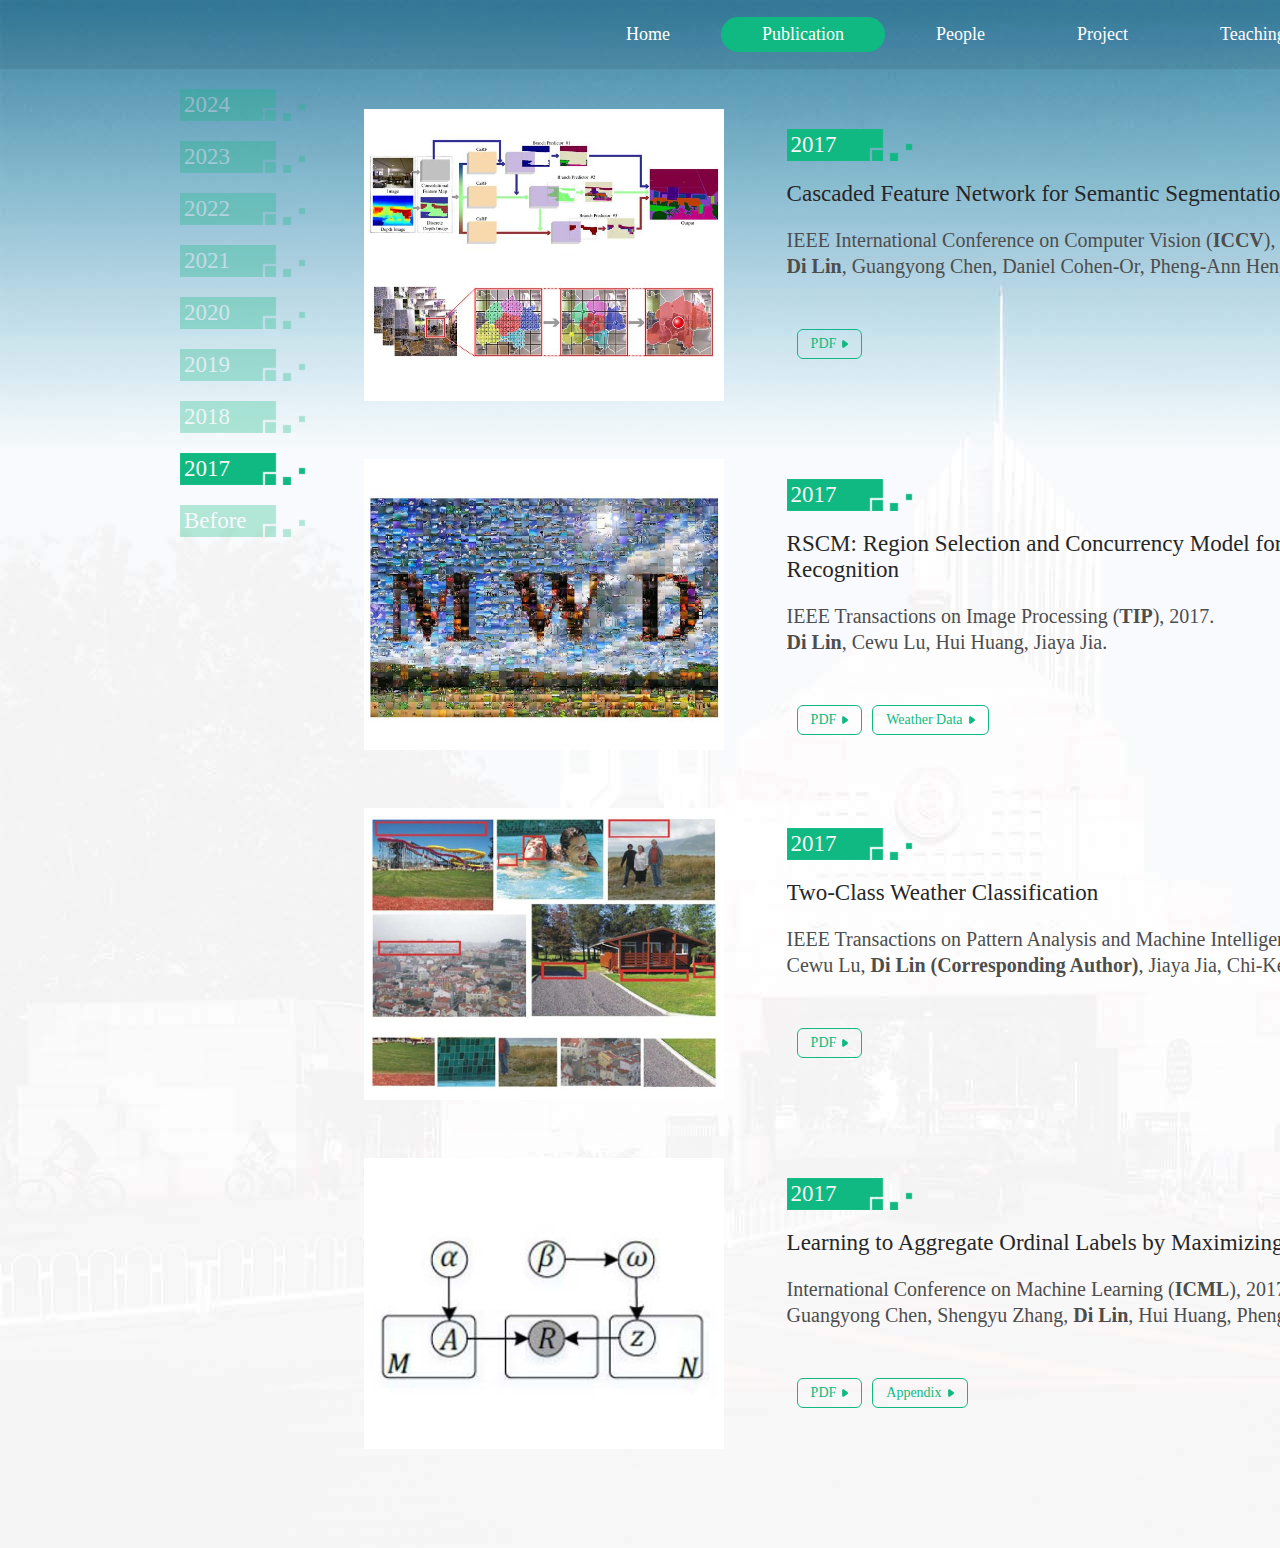
<file: publication_2017.html>
<!DOCTYPE html>
<html lang="en">
<head>
    <meta charset="UTF-8">
    <meta name="viewport" content="width=device-width, initial-scale=1.0, minimum-scale=1.0, maximum-scale=1.0, user-scalable=no">
	<meta name="renderer" content="webkit"><meta http-equiv="X-UA-Compatible" content="IE=edge,chrome=1">
<meta http-equiv="x-dns-prefetch-control" content="on">
    <meta http-equiv="X-UA-Compatible" content="ie-edge">
    <title>IDV Lab</title>
    <link rel="icon" href="img/tju.ico" type="image/x-icon" />
    <link rel="shortcut icon" href="img/tju.ico" type="image/x-icon"/>
	 <link rel="stylesheet" media="screen" href="css/style.css">
	 <link rel="stylesheet" type="text/css" href="css/swiper.min.css"/>
    <script src="js/jquery-2.1.1.min.js"></script>
    <script src="js/common.js"></script>
<style type="text/css">
	.warp{
		width: 1920px;
		height: 1548px;
		background: url("img/bj2.jpg")no-repeat center top;
		background-size: cover;
	}
</style>
</head>
<body>
<div class="warp">
	<div class="header">
	     <div class="header_con">
			 <a href="index.html">Home</a>
			 <a href="publication.html" class="active">Publication</a>
			 <a href="people.html">People</a>
			 <a href="">Project</a>
             <a href="">Teaching</a>
		 </div>
	</div>
	
       <div class="publication">

       <div class="left" id="pub_nav">	
		                <a href="publication_2024.html">
					    <div class="year "  style="cursor:pointer;" >
                            <div class="bt_top" id="bt_2024">2024</div>
                        </div>
                        </a>
                        
                        <a href="publication_2023.html">
					    <div class="year "  style="cursor:pointer;" >
                            <div class="bt_top" id="bt_2023">2023</div>
                        </div>
                        </a>

		                <a href="publication_2022.html">
					    <div class="year "  style="cursor:pointer;" >
                            <div class="bt_top" id="bt_2022">2022</div>
                        </div>
                        </a>   
		
                        <a href="publication_2021.html">
					    <div class="year "  style="cursor:pointer;" >
                            <div class="bt_top" id="bt_2021">2021</div>
                        </div>
                        </a>
			
                        <a href="publication_2020.html">
					    <div class="year "  style="cursor:pointer;" >
                            <div class="bt_top" id="bt_2020">2020</div>
                        </div>
                        </a>
				
                        <a href="publication_2019.html">
					    <div class="year "  style="cursor:pointer;" >
                            <div class="bt_top" id="bt_2019">2019</div>
                        </div>
                        </a>
										
                        <a href="publication_2018.html">
					    <div class="year "  style="cursor:pointer;" >
                            <div class="bt_top" id="bt_2018">2018</div>
                        </div>
                        </a>
											
                        <a href="publication_2017.html">
					    <div class="year "  style="cursor:pointer;" >
                            <div class="bt_top" id="bt_2017">2017</div>
                        </div>
                        </a>
										
                        <a href="publication_before.html">
					    <div class="year "  style="cursor:pointer;" >
                            <div class="bt_top" id="bt_before">Before</div>
                        </div>
                        </a>
									
						
       </div>


	<div class="homelist" id="paper_list">
        <div class="listrow">
                       <div class="ka">
				<img src="img/indexpics/CaRF_iccv2017.jpg" class="imgs" width="360px" >
				<div class="rowboxs">
                                        <div id="research-2017"></div>
					<div class="bt_top">2017</div>
					<h2>Cascaded Feature Network for Semantic Segmentation of RGB-D Images</h2>
                                        <p>IEEE International Conference on Computer Vision (<b>ICCV</b>), 2017.</p>
					<p><b>Di Lin</b>, Guangyong Chen, Daniel Cohen-Or, Pheng-Ann Heng, Hui Huang.</p>
					<div class="bt_bot">
						<div class="btns">
						<a href="papers/CaRF_iccv2017.pdf"  target="_blank"><div class="btnrow">
								<h6>PDF</h6>
								<img src="img/homeicon1.png" width="6" >
							</div></a>
						</div>
					</div>
				</div>
                              </div>
			</div>
                   <div class="listrow">
                       <div class="ka">
				<img src="img/indexpics/MWD_tip2017.jpg" class="imgs" width="360px" >
				<div class="rowboxs">
					<div class="bt_top">2017</div>
					<h2>RSCM: Region Selection and Concurrency Model for Multi-class Weather Recognition</h2>
                                        <p>IEEE Transactions on Image Processing (<b>TIP</b>), 2017.</p>
					<p><b>Di Lin</b>, Cewu Lu, Hui Huang, Jiaya Jia.</p>
					<div class="bt_bot">
						<div class="btns">
						<a href="papers/MWD_tip2017.pdf"  target="_blank"><div class="btnrow">
								<h6>PDF</h6>
								<img src="img/homeicon1.png" width="6" >
							</div></a>
						<a href="https://drive.google.com/file/d/1QwXgyA1t06izRo0HJ564Xo02ABUgZ8ms/view?usp=drive_link"  target="_blank"><div class="btnrow">
								<h6>Weather Data</h6>
								<img src="img/homeicon1.png" width="6" >
							</div></a>
						</div>
					</div>
				</div>
                              </div>
			</div>
                   <div class="listrow">
                       <div class="ka">
				<img src="img/indexpics/weatherclassify_tpami2017.jpg" class="imgs" width="360px" >
				<div class="rowboxs">
					<div class="bt_top">2017</div>
					<h2>Two-Class Weather Classification</h2>
                                        <p>IEEE Transactions on Pattern Analysis and Machine Intelligence (<b>TPAMI</b>), 2017.</p>
					<p>Cewu Lu, <b>Di Lin (Corresponding Author)</b>, Jiaya Jia, Chi-Keung Tang.</p>
					<div class="bt_bot">
						<div class="btns">
						<a href="papers/weatherclassify_tpami2017.pdf"  target="_blank"><div class="btnrow">
								<h6>PDF</h6>
								<img src="img/homeicon1.png" width="6" >
							</div></a>
					</div>
				</div>
                              </div>
			</div>
                   </div>
                   <div class="listrow">
                       <div class="ka">
				<img src="img/indexpics/ordinal_icml2017.jpg" class="imgs" width="360px" >
				<div class="rowboxs">
					<div class="bt_top">2017</div>
					<h2>Learning to Aggregate Ordinal Labels by Maximizing Separating Width</h2>
                                        <p>International Conference on Machine Learning (<b>ICML</b>), 2017.</p>
					<p>Guangyong Chen, Shengyu Zhang, <b>Di Lin</b>, Hui Huang, Pheng-Ann Heng.</p>
					<div class="bt_bot">
						<div class="btns">
						<a href="papers/ordinal_icml2017.pdf"  target="_blank"><div class="btnrow">
								<h6>PDF</h6>
								<img src="img/homeicon1.png" width="6" >
							</div></a>
						<a href="papers/Appendix_ICML2017.pdf"  target="_blank"><div class="btnrow">
								<h6>Appendix</h6>
								<img src="img/homeicon1.png" width="6" >
							</div></a>
					</div>
				</div>
                              </div>
			</div>
                   </div>
                   
           
	</div>

	</div>
</div>




 <script>
var initTopPosition= $('#pub_nav').offset().top;
var initLeftPosition= $('#pub_nav').offset().left;
$(window).scroll(function(){

if($(window).scrollLeft() <= 0 && $(window).scrollTop() <= 0)
    if($(window).scrollTop() > initTopPosition)
        $('#pub_nav').css({'position':'fixed','top':'0px','margin-right':'0px'});
    else
        $('#pub_nav').css({'position':'absolute','top':initTopPosition+'px'});
else
    $('#pub_nav').css({'position':'relative','top':$(window).scrollTop()+'px','float':'left'});

});
</script>


 <script>

$('#bt_2024').css({'opacity':'0.3'});
$('#bt_2023').css({'opacity':'0.3'});
$('#bt_2022').css({'opacity':'0.3'});
$('#bt_2021').css({'opacity':'0.3'});
$('#bt_2020').css({'opacity':'0.3'});
$('#bt_2019').css({'opacity':'0.3'});
$('#bt_2018').css({'opacity':'0.3'});
$('#bt_2017').css({'opacity':'1.0'});
$('#bt_before').css({'opacity':'0.3'});

paperlist=document.getElementById('paper_list');

</script>



</body>
</html>
</file>
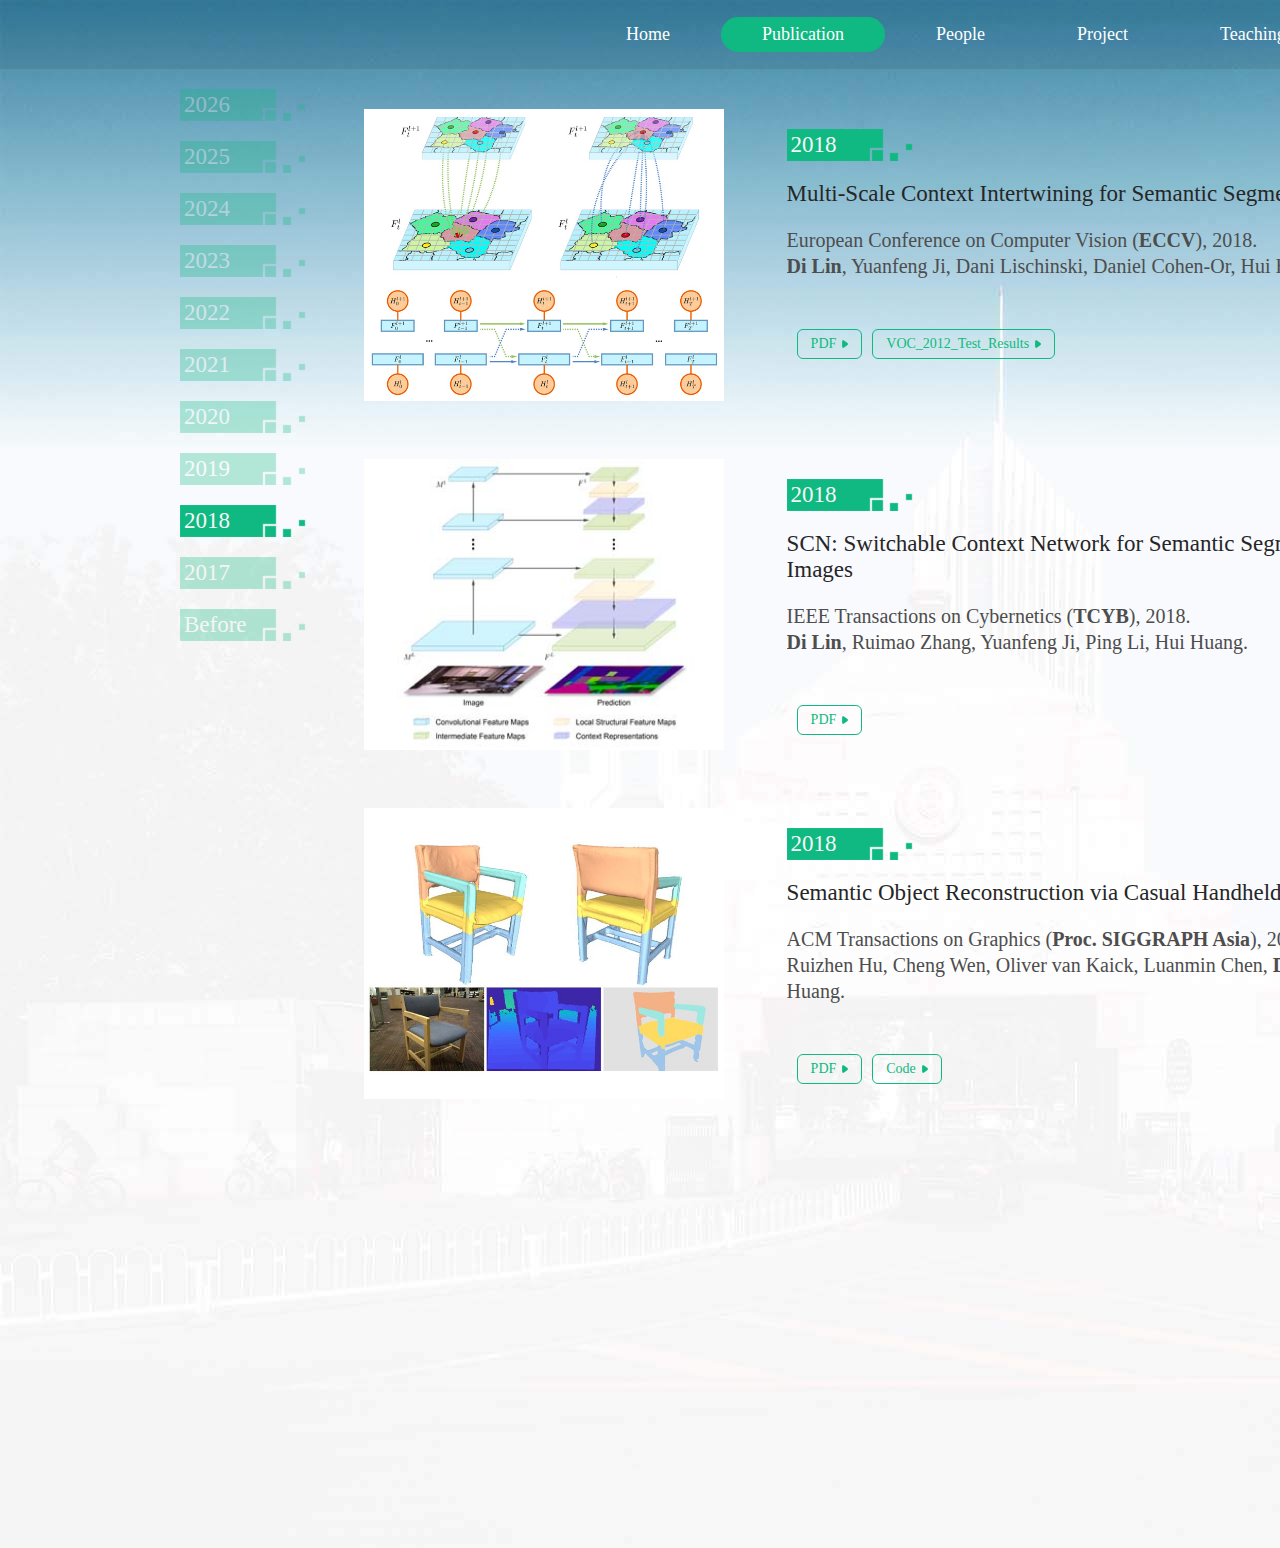
<file: publication_2018.html>
<!DOCTYPE html>
<html lang="en">
<head>
    <meta charset="UTF-8">
    <meta name="viewport" content="width=device-width, initial-scale=1.0, minimum-scale=1.0, maximum-scale=1.0, user-scalable=no">
	<meta name="renderer" content="webkit"><meta http-equiv="X-UA-Compatible" content="IE=edge,chrome=1">
<meta http-equiv="x-dns-prefetch-control" content="on">
    <meta http-equiv="X-UA-Compatible" content="ie-edge">
    <title>IDV Lab</title>
    <link rel="icon" href="img/tju.ico" type="image/x-icon" />
    <link rel="shortcut icon" href="img/tju.ico" type="image/x-icon"/>
	 <link rel="stylesheet" media="screen" href="css/style.css">
	 <link rel="stylesheet" type="text/css" href="css/swiper.min.css"/>
    <script src="js/jquery-2.1.1.min.js"></script>
    <script src="js/common.js"></script>
<style type="text/css">
	.warp{
		width: 1920px;
		height: 1548px;
		background: url("img/bj2.jpg")no-repeat center top;
		background-size: cover;
	}
</style>
</head>
<body>
<div class="warp">
	<div class="header">
	     <div class="header_con">
			 <a href="index.html">Home</a>
			 <a href="publication.html" class="active">Publication</a>
			 <a href="people.html">People</a>
			 <a href="">Project</a>
             <a href="">Teaching</a>
		 </div>
	</div>

       <div class="publication">

       <div class="left" id="pub_nav">	
		            <a href="publication_2026.html">
					    <div class="year "  style="cursor:pointer;" >
                            <div class="bt_top" id="bt_2026">2026</div>
                        </div>
                        </a>
		   
	                <a href="publication_2025.html">
					    <div class="year "  style="cursor:pointer;" >
                            <div class="bt_top" id="bt_2025">2025</div>
                        </div>
                        </a>
	       
		                <a href="publication_2024.html">
					    <div class="year "  style="cursor:pointer;" >
                            <div class="bt_top" id="bt_2024">2024</div>
                        </div>
                        </a>
                        
                        <a href="publication_2023.html">
					    <div class="year "  style="cursor:pointer;" >
                            <div class="bt_top" id="bt_2023">2023</div>
                        </div>
                        </a>

		                <a href="publication_2022.html">
					    <div class="year "  style="cursor:pointer;" >
                            <div class="bt_top" id="bt_2022">2022</div>
                        </div>
                        </a>   
		
                        <a href="publication_2021.html">
					    <div class="year "  style="cursor:pointer;" >
                            <div class="bt_top" id="bt_2021">2021</div>
                        </div>
                        </a>
			
                        <a href="publication_2020.html">
					    <div class="year "  style="cursor:pointer;" >
                            <div class="bt_top" id="bt_2020">2020</div>
                        </div>
                        </a>
				
                        <a href="publication_2019.html">
					    <div class="year "  style="cursor:pointer;" >
                            <div class="bt_top" id="bt_2019">2019</div>
                        </div>
                        </a>
										
                        <a href="publication_2018.html">
					    <div class="year "  style="cursor:pointer;" >
                            <div class="bt_top" id="bt_2018">2018</div>
                        </div>
                        </a>
											
                        <a href="publication_2017.html">
					    <div class="year "  style="cursor:pointer;" >
                            <div class="bt_top" id="bt_2017">2017</div>
                        </div>
                        </a>
										
                        <a href="publication_before.html">
					    <div class="year "  style="cursor:pointer;" >
                            <div class="bt_top" id="bt_before">Before</div>
                        </div>
                        </a>
									
						
       </div>


	<div class="homelist" id="paper_list">
        <div class="listrow">
                       <div class="ka">
				<img src="img/indexpics/MSCI_eccv2018.jpg" class="imgs" width="360px" >
				<div class="rowboxs">
                                        <div id="research-2018"></div>
					<div class="bt_top">2018</div>
					<h2>Multi-Scale Context Intertwining for Semantic Segmentation</h2>
                                        <p>European Conference on Computer Vision (<b>ECCV</b>), 2018.</p>
					<p><b>Di Lin</b>, Yuanfeng Ji, Dani Lischinski, Daniel Cohen-Or, Hui Huang.</p>
					<div class="bt_bot">
						<div class="btns">
						<a href="papers/MSCI_eccv2018.pdf"  target="_blank"><div class="btnrow">
								<h6>PDF</h6>
								<img src="img/homeicon1.png" width="6" >
							</div></a>
						<a href="https://drive.google.com/file/d/1SSAEW9E2hfzIQS23cxA4v2yfdwDVtDkJ/view?usp=sharing"  target="_blank"><div class="btnrow">
								<h6>VOC_2012_Test_Results</h6>
								<img src="img/homeicon1.png" width="6" >
							</div></a>	
						</div>
					</div>
				</div>
                              </div>
			</div>
                   <div class="listrow">
                       <div class="ka">
				<img src="img/indexpics/SCN_tcyb2018.jpg" class="imgs" width="360px" >
				<div class="rowboxs">
					<div class="bt_top">2018</div>
					<h2>SCN: Switchable Context Network for Semantic Segmentation of RGB-D Images</h2>
                                        <p> IEEE Transactions on Cybernetics (<b>TCYB</b>), 2018.</p>
					<p><b>Di Lin</b>, Ruimao Zhang, Yuanfeng Ji, Ping Li, Hui Huang.</p>
					<div class="bt_bot">
						<div class="btns">
						<a href="papers/SCN_tcyb2018.pdf"  target="_blank"><div class="btnrow">
								<h6>PDF</h6>
								<img src="img/homeicon1.png" width="6" >
							</div></a>
						
						</div>
					</div>
				</div>
                              </div>
			</div>
                   <div class="listrow">
                       <div class="ka">
				<img src="img/indexpics/sr_sigasia2018.jpg" class="imgs" width="360px" >
				<div class="rowboxs">
					<div class="bt_top">2018</div>
					<h2>Semantic Object Reconstruction via Casual Handheld Scanning</h2>
                                        <p>ACM Transactions on Graphics (<b>Proc. SIGGRAPH Asia</b>), 2018.</p>
					<p>Ruizhen Hu, Cheng Wen, Oliver van Kaick, Luanmin Chen, <b>Di Lin</b>, Daniel Cohen-Or, Hui Huang.</p>
					<div class="bt_bot">
						<div class="btns">
						<a href="papers/sr_sigasia2018.pdf"  target="_blank"><div class="btnrow">
								<h6>PDF</h6>
								<img src="img/homeicon1.png" width="6" >
							</div></a>
						<a href="https://github.com/wenc13/Semantic-Object-Reconstruction"  target="_blank"><div class="btnrow">
								<h6>Code</h6>
								<img src="img/homeicon1.png" width="6" >
							</div></a>
						</div>
					</div>
				</div>
                              </div>
			</div>
                   
           
	</div>

	</div>
</div>




 <script>
var initTopPosition= $('#pub_nav').offset().top;
var initLeftPosition= $('#pub_nav').offset().left;
$(window).scroll(function(){

if($(window).scrollLeft() <= 0 && $(window).scrollTop() <= 0)
    if($(window).scrollTop() > initTopPosition)
        $('#pub_nav').css({'position':'fixed','top':'0px','margin-right':'0px'});
    else
        $('#pub_nav').css({'position':'absolute','top':initTopPosition+'px'});
else
    $('#pub_nav').css({'position':'relative','top':$(window).scrollTop()+'px','float':'left'});

});
</script>


 <script>
$('#bt_2026').css({'opacity':'0.3'});
$('#bt_2025').css({'opacity':'0.3'});
$('#bt_2024').css({'opacity':'0.3'});
$('#bt_2023').css({'opacity':'0.3'});
$('#bt_2022').css({'opacity':'0.3'});
$('#bt_2021').css({'opacity':'0.3'});
$('#bt_2020').css({'opacity':'0.3'});
$('#bt_2019').css({'opacity':'0.3'});
$('#bt_2018').css({'opacity':'1.0'});
$('#bt_2017').css({'opacity':'0.3'});
$('#bt_before').css({'opacity':'0.3'});

paperlist=document.getElementById('paper_list');

</script>



</body>
</html>
</file>
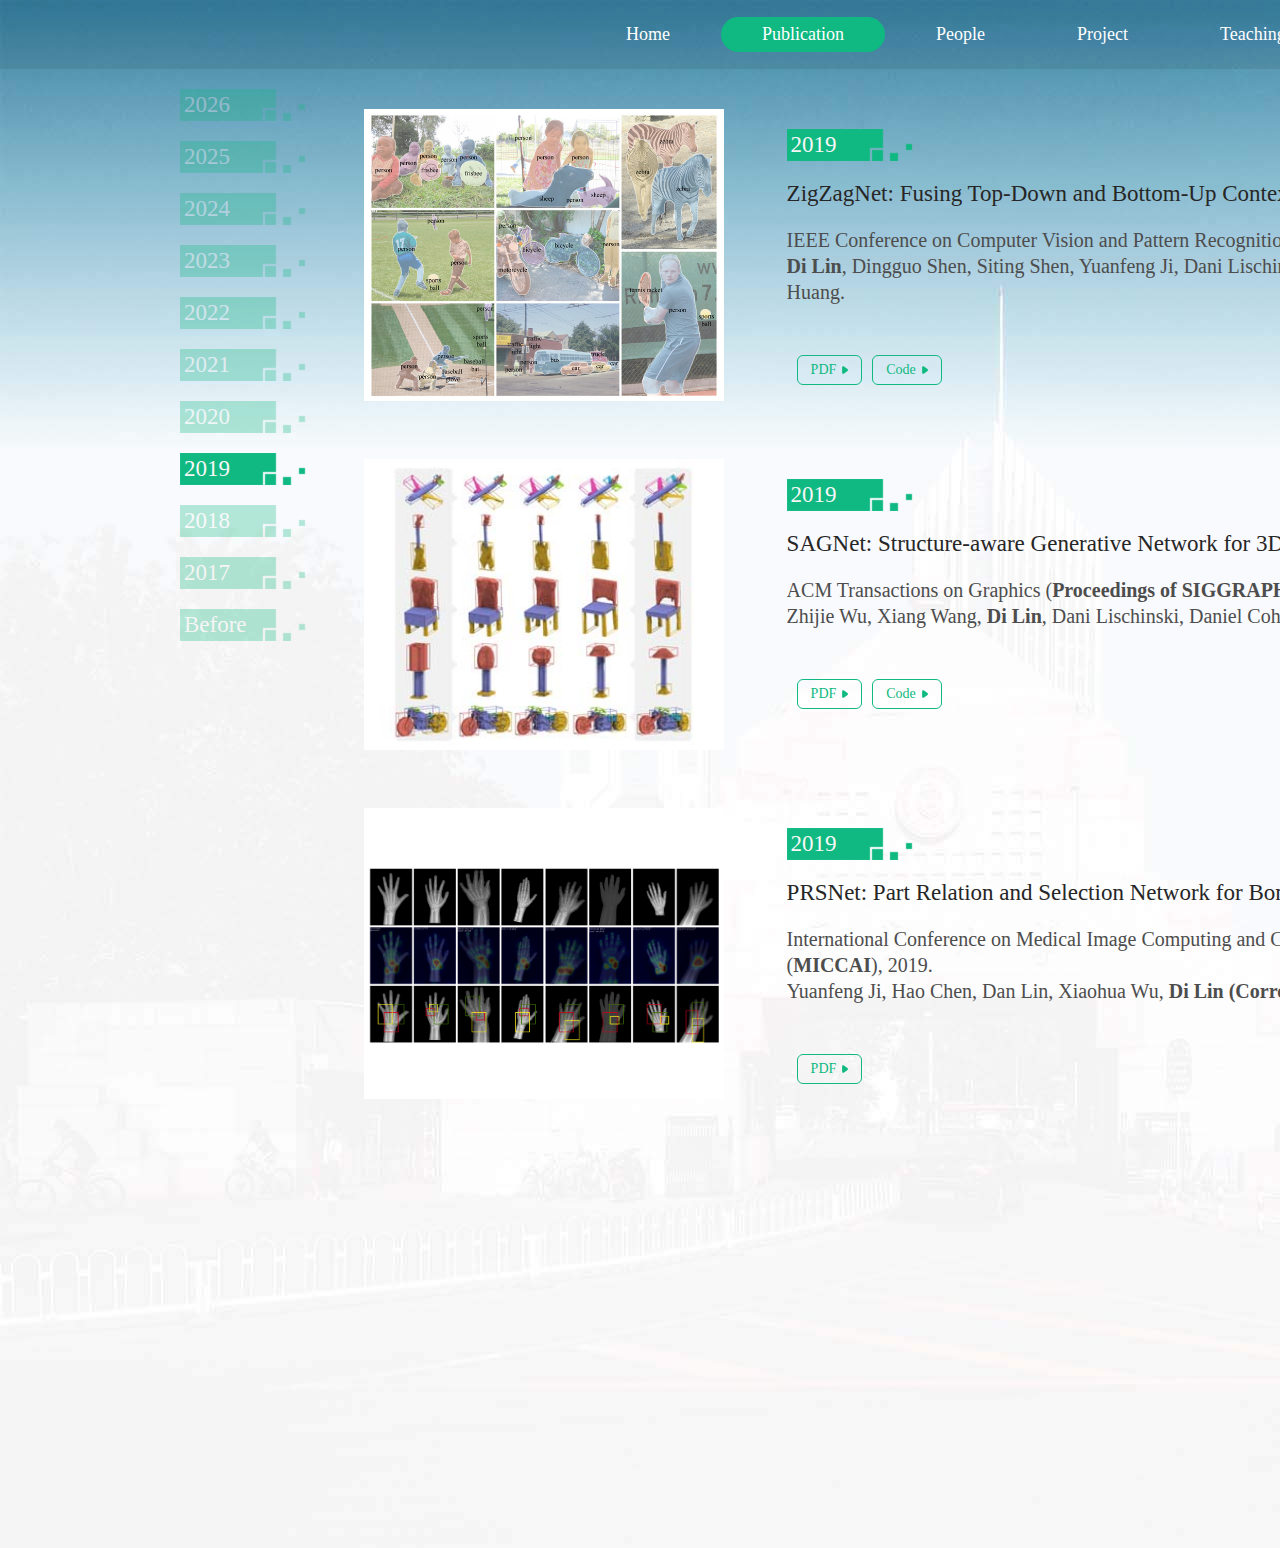
<file: publication_2019.html>
<!DOCTYPE html>
<html lang="en">
<head>
    <meta charset="UTF-8">
    <meta name="viewport" content="width=device-width, initial-scale=1.0, minimum-scale=1.0, maximum-scale=1.0, user-scalable=no">
	<meta name="renderer" content="webkit"><meta http-equiv="X-UA-Compatible" content="IE=edge,chrome=1">
<meta http-equiv="x-dns-prefetch-control" content="on">
    <meta http-equiv="X-UA-Compatible" content="ie-edge">
    <title>IDV Lab</title>
    <link rel="icon" href="img/tju.ico" type="image/x-icon" />
    <link rel="shortcut icon" href="img/tju.ico" type="image/x-icon"/>
	 <link rel="stylesheet" media="screen" href="css/style.css">
	 <link rel="stylesheet" type="text/css" href="css/swiper.min.css"/>
    <script src="js/jquery-2.1.1.min.js"></script>
    <script src="js/common.js"></script>
<style type="text/css">
	.warp{
		width: 1920px;
		height: 1548px;
		background: url("img/bj2.jpg")no-repeat center top;
		background-size: cover;
	}
</style>
</head>
<body>
<div class="warp">
	<div class="header">
	     <div class="header_con">
			 <a href="index.html">Home</a>
			 <a href="publication.html" class="active">Publication</a>
			 <a href="people.html">People</a>
			 <a href="">Project</a>
             <a href="">Teaching</a>
		 </div>
	</div>

       <div class="publication">

       <div class="left" id="pub_nav">	
		            <a href="publication_2026.html">
					    <div class="year "  style="cursor:pointer;" >
                            <div class="bt_top" id="bt_2026">2026</div>
                        </div>
                        </a>

	                <a href="publication_2025.html">
					    <div class="year "  style="cursor:pointer;" >
                            <div class="bt_top" id="bt_2025">2025</div>
                        </div>
                        </a>
	       
		                <a href="publication_2024.html">
					    <div class="year "  style="cursor:pointer;" >
                            <div class="bt_top" id="bt_2024">2024</div>
                        </div>
                        </a>
                        
                        <a href="publication_2023.html">
					    <div class="year "  style="cursor:pointer;" >
                            <div class="bt_top" id="bt_2023">2023</div>
                        </div>
                        </a>

		                <a href="publication_2022.html">
					    <div class="year "  style="cursor:pointer;" >
                            <div class="bt_top" id="bt_2022">2022</div>
                        </div>
                        </a>   
		
                        <a href="publication_2021.html">
					    <div class="year "  style="cursor:pointer;" >
                            <div class="bt_top" id="bt_2021">2021</div>
                        </div>
                        </a>
			
                        <a href="publication_2020.html">
					    <div class="year "  style="cursor:pointer;" >
                            <div class="bt_top" id="bt_2020">2020</div>
                        </div>
                        </a>
				
                        <a href="publication_2019.html">
					    <div class="year "  style="cursor:pointer;" >
                            <div class="bt_top" id="bt_2019">2019</div>
                        </div>
                        </a>
										
                        <a href="publication_2018.html">
					    <div class="year "  style="cursor:pointer;" >
                            <div class="bt_top" id="bt_2018">2018</div>
                        </div>
                        </a>
											
                        <a href="publication_2017.html">
					    <div class="year "  style="cursor:pointer;" >
                            <div class="bt_top" id="bt_2017">2017</div>
                        </div>
                        </a>
										
                        <a href="publication_before.html">
					    <div class="year "  style="cursor:pointer;" >
                            <div class="bt_top" id="bt_before">Before</div>
                        </div>
                        </a>
									
						
       </div>


	<div class="homelist" id="paper_list">
        <div class="listrow">
                       <div class="ka">
				<img src="img/indexpics/ZZNet_cvpr2019.jpg" class="imgs" width="360px" >
				<div class="rowboxs">
                                        <div id="research-2019"></div>
					<div class="bt_top">2019</div>
					<h2>ZigZagNet: Fusing Top-Down and Bottom-Up Context for Object Segmentation</h2>
                                        <p>IEEE Conference on Computer Vision and Pattern Recognition (<b>CVPR</b>), 2019.</p>
					<p><b>Di Lin</b>, Dingguo Shen, Siting Shen, Yuanfeng Ji, Dani Lischinski, Daniel Cohen-Or, Hui Huang.</p>
					<div class="bt_bot">
						<div class="btns">
						<a href="papers/ZZNet_cvpr2019.pdf"  target="_blank"><div class="btnrow">
								<h6>PDF</h6>
								<img src="img/homeicon1.png" width="6" >
							</div></a>
						<a href="https://github.com/sitingshen/Detectron-ZZNet"  target="_blank"><div class="btnrow">
								<h6>Code</h6>
								<img src="img/homeicon1.png" width="6" >
							</div></a>
							
						</div>
					</div>
				</div>
                              </div>
			</div>
                   <div class="listrow">
                       <div class="ka">
				<img src="img/indexpics/SAGNet_sig2019.jpg" class="imgs" width="360px" >
				<div class="rowboxs">
					<div class="bt_top">2019</div>
					<h2>SAGNet: Structure-aware Generative Network for 3D-Shape Modeling</h2>
                                        <p>ACM Transactions on Graphics (<b>Proceedings of SIGGRAPH</b>), 2019.</p>
					<p>Zhijie Wu, Xiang Wang, <b>Di Lin</b>, Dani Lischinski, Daniel Cohen-Or, Hui Huang.</p>
					<div class="bt_bot">
						<div class="btns">
						<a href="papers/SAGNet_sig2019.pdf"  target="_blank"><div class="btnrow">
								<h6>PDF</h6>
								<img src="img/homeicon1.png" width="6" >
							</div></a>
						<a href="https://github.com/zhijieW-94/SAGNet"  target="_blank"><div class="btnrow">
								<h6>Code</h6>
								<img src="img/homeicon1.png" width="6" >
							</div></a>
							
						</div>
					</div>
				</div>
                              </div>
			</div>
                   <div class="listrow">
                       <div class="ka">
				<img src="img/indexpics/PRSNet_miccai2019.jpg" class="imgs" width="360px" >
				<div class="rowboxs">
					<div class="bt_top">2019</div>
					<h2>PRSNet: Part Relation and Selection Network for Bone Age Assessment</h2>
                                        <p>International Conference on Medical Image Computing and Computer Assisted Intervention (<b>MICCAI</b>), 2019.</p>
					<p>Yuanfeng Ji, Hao Chen, Dan Lin, Xiaohua Wu, <b>Di Lin (Corresponding Author)</b>.</p>
					<div class="bt_bot">
						<div class="btns">
						<a href="papers/PRSNet_miccai2019.pdf"  target="_blank"><div class="btnrow">
								<h6>PDF</h6>
								<img src="img/homeicon1.png" width="6" >
							</div></a>
							
						</div>
					</div>
				</div>
                              </div>
			</div>
                   
           
	</div>

	</div>
</div>




 <script>
var initTopPosition= $('#pub_nav').offset().top;
var initLeftPosition= $('#pub_nav').offset().left;
$(window).scroll(function(){

if($(window).scrollLeft() <= 0 && $(window).scrollTop() <= 0)
    if($(window).scrollTop() > initTopPosition)
        $('#pub_nav').css({'position':'fixed','top':'0px','margin-right':'0px'});
    else
        $('#pub_nav').css({'position':'absolute','top':initTopPosition+'px'});
else
    $('#pub_nav').css({'position':'relative','top':$(window).scrollTop()+'px','float':'left'});

});
</script>


 <script>
	 
$('#bt_2026').css({'opacity':'0.3'});
$('#bt_2025').css({'opacity':'0.3'});
$('#bt_2024').css({'opacity':'0.3'});
$('#bt_2023').css({'opacity':'0.3'});
$('#bt_2022').css({'opacity':'0.3'});
$('#bt_2021').css({'opacity':'0.3'});
$('#bt_2020').css({'opacity':'0.3'});
$('#bt_2019').css({'opacity':'1.0'});
$('#bt_2018').css({'opacity':'0.3'});
$('#bt_2017').css({'opacity':'0.3'});
$('#bt_before').css({'opacity':'0.3'});

paperlist=document.getElementById('paper_list');

</script>



</body>
</html>
</file>
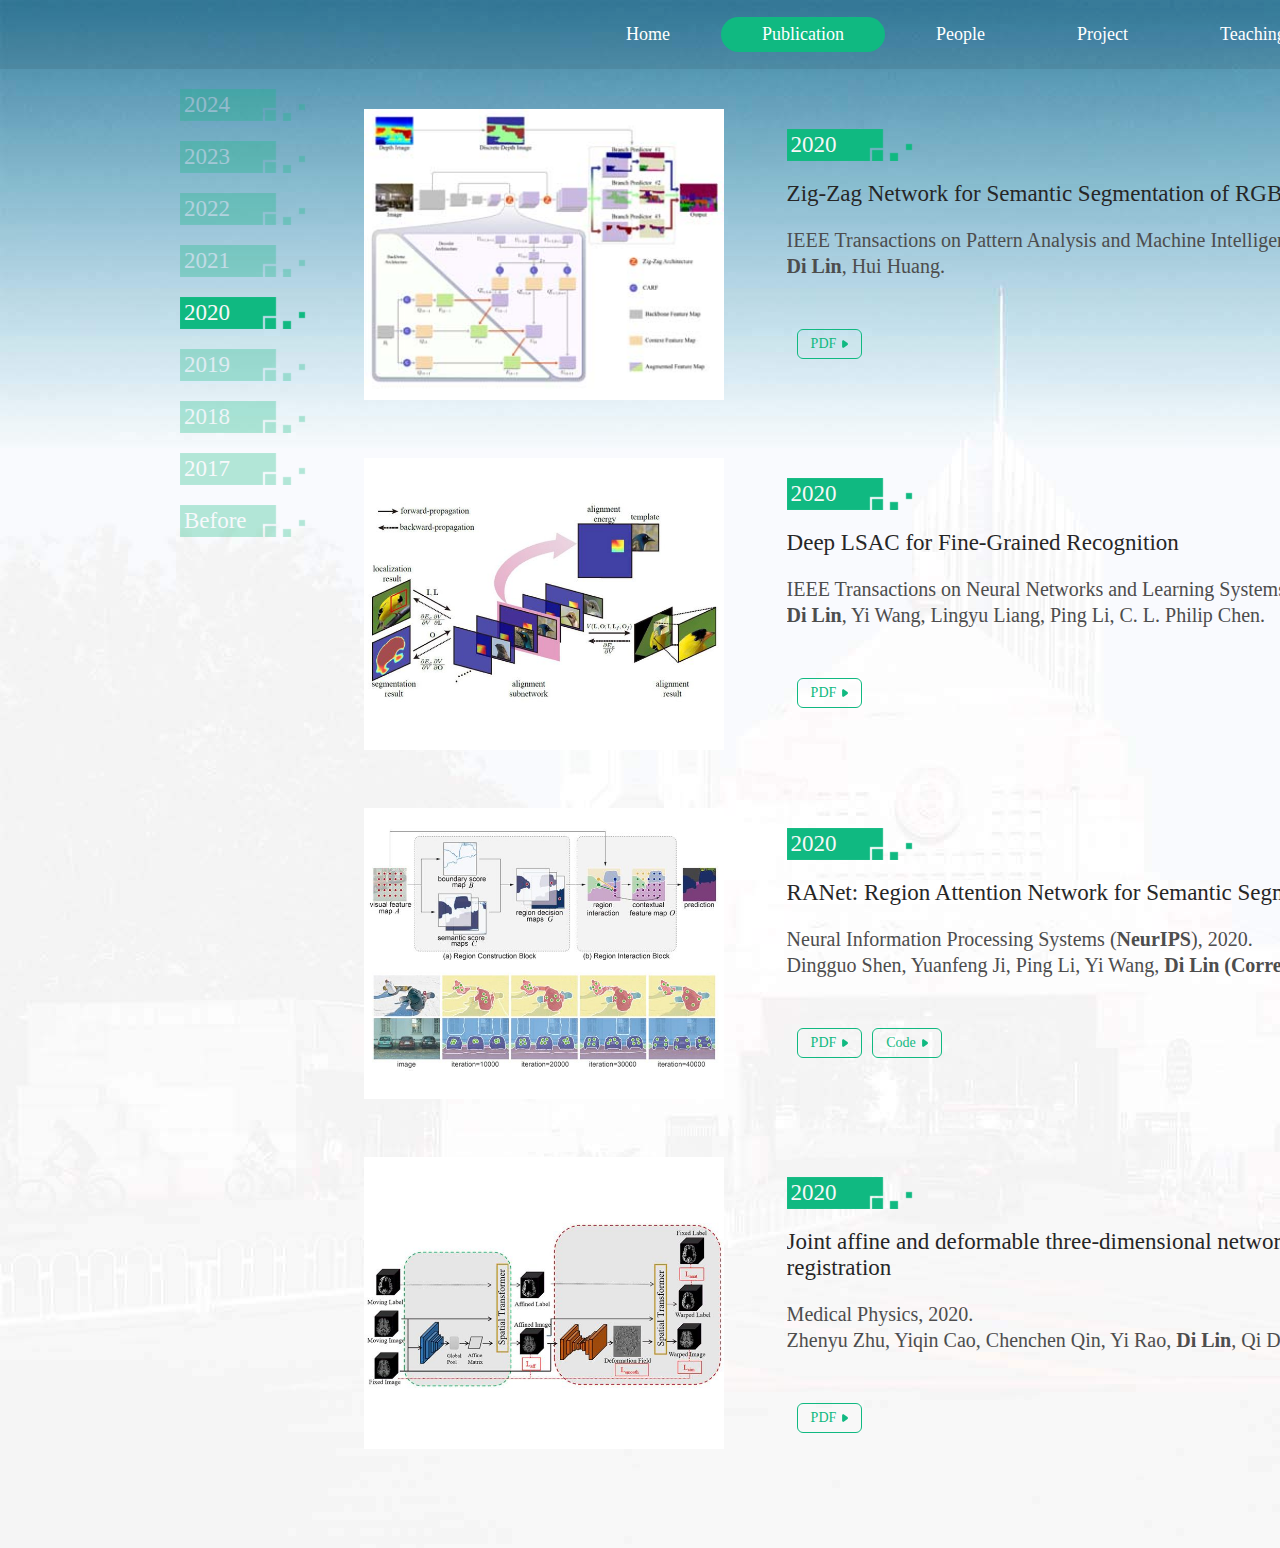
<file: publication_2020.html>
<!DOCTYPE html>
<html lang="en">
<head>
    <meta charset="UTF-8">
    <meta name="viewport" content="width=device-width, initial-scale=1.0, minimum-scale=1.0, maximum-scale=1.0, user-scalable=no">
	<meta name="renderer" content="webkit"><meta http-equiv="X-UA-Compatible" content="IE=edge,chrome=1">
<meta http-equiv="x-dns-prefetch-control" content="on">
    <meta http-equiv="X-UA-Compatible" content="ie-edge">
    <title>IDV Lab</title>
    <link rel="icon" href="img/tju.ico" type="image/x-icon" />
    <link rel="shortcut icon" href="img/tju.ico" type="image/x-icon"/>
	 <link rel="stylesheet" media="screen" href="css/style.css">
	 <link rel="stylesheet" type="text/css" href="css/swiper.min.css"/>
    <script src="js/jquery-2.1.1.min.js"></script>
    <script src="js/common.js"></script>
<style type="text/css">
	.warp{
		width: 1920px;
		height: 1548px;
		background: url("img/bj2.jpg")no-repeat center top;
		background-size: cover;
	}
</style>
</head>
<body>
<div class="warp">
	<div class="header">
	     <div class="header_con">
			 <a href="index.html">Home</a>
			 <a href="publication.html" class="active">Publication</a>
			 <a href="people.html">People</a>
			 <a href="">Project</a>
             <a href="">Teaching</a>
		 </div>
	</div>

       <div class="publication">

       <div class="left" id="pub_nav">	
		                <a href="publication_2024.html">
					    <div class="year "  style="cursor:pointer;" >
                            <div class="bt_top" id="bt_2024">2024</div>
                        </div>
                        </a>
                        
                        <a href="publication_2023.html">
					    <div class="year "  style="cursor:pointer;" >
                            <div class="bt_top" id="bt_2023">2023</div>
                        </div>
                        </a>

		                <a href="publication_2022.html">
					    <div class="year "  style="cursor:pointer;" >
                            <div class="bt_top" id="bt_2022">2022</div>
                        </div>
                        </a>   
		
                        <a href="publication_2021.html">
					    <div class="year "  style="cursor:pointer;" >
                            <div class="bt_top" id="bt_2021">2021</div>
                        </div>
                        </a>
			
                        <a href="publication_2020.html">
					    <div class="year "  style="cursor:pointer;" >
                            <div class="bt_top" id="bt_2020">2020</div>
                        </div>
                        </a>
				
                        <a href="publication_2019.html">
					    <div class="year "  style="cursor:pointer;" >
                            <div class="bt_top" id="bt_2019">2019</div>
                        </div>
                        </a>
										
                        <a href="publication_2018.html">
					    <div class="year "  style="cursor:pointer;" >
                            <div class="bt_top" id="bt_2018">2018</div>
                        </div>
                        </a>
											
                        <a href="publication_2017.html">
					    <div class="year "  style="cursor:pointer;" >
                            <div class="bt_top" id="bt_2017">2017</div>
                        </div>
                        </a>
										
                        <a href="publication_before.html">
					    <div class="year "  style="cursor:pointer;" >
                            <div class="bt_top" id="bt_before">Before</div>
                        </div>
                        </a>
									
						
       </div>


	<div class="homelist" id="paper_list">
        <div class="listrow">
                       <div class="ka">
				<img src="img/indexpics/zig-zag_pami2020.jpg" class="imgs" width="360px" >
				<div class="rowboxs">
                                        <div id="research-2020"></div>
					<div class="bt_top">2020</div>
					<h2>Zig-Zag Network for Semantic Segmentation of RGB-D Images</h2>
                    <p>IEEE Transactions on Pattern Analysis and Machine Intelligence (<b>TPAMI</b>), 2020.</p>
					<p><b>Di Lin</b>, Hui Huang.</p>
					<div class="bt_bot">
						<div class="btns">
						<a href="papers/zig-zag_pami2020.pdf"  target="_blank"><div class="btnrow">
								<h6>PDF</h6>
								<img src="img/homeicon1.png" width="6" >
							</div></a>
							
						</div>
					</div>
				</div>
                              </div>
			</div>
                   <div class="listrow">
                       <div class="ka">
				<img src="img/indexpics/lsac_tnnls2020.jpg" class="imgs" width="360px" >
				<div class="rowboxs">
					<div class="bt_top">2020</div>
					<h2>Deep LSAC for Fine-Grained Recognition</h2>
                                        <p>IEEE Transactions on Neural Networks and Learning Systems (<b>TNNLS</b>), 2020.</p>
					<p><b>Di Lin</b>, Yi Wang, Lingyu Liang, Ping Li, C. L. Philip Chen.</p>
					<div class="bt_bot">
						<div class="btns">
						<a href="papers/lsac_tnnls2020.pdf"  target="_blank"><div class="btnrow">
								<h6>PDF</h6>
								<img src="img/homeicon1.png" width="6" >
							</div></a>
							
						</div>
					</div>
				</div>
                              </div>
			</div>
                   <div class="listrow">
                       <div class="ka">
				<img src="img/indexpics/RANet_nips2020.jpg" class="imgs" width="360px" >
				<div class="rowboxs">
					<div class="bt_top">2020</div>
					<h2>RANet: Region Attention Network for Semantic Segmentation</h2>
                                        <p>Neural Information Processing Systems (<b>NeurIPS</b>), 2020.</p>
					<p>Dingguo Shen, Yuanfeng Ji, Ping Li, Yi Wang, <b>Di Lin (Corresponding Author)</b>.</p>
					<div class="bt_bot">
						<div class="btns">
						<a href="papers/RANet_nips2020.pdf"  target="_blank"><div class="btnrow">
								<h6>PDF</h6>
								<img src="img/homeicon1.png" width="6" >
							</div></a>
						<a href="https://github.com/dingguo1996/RANet"  target="_blank"><div class="btnrow">
								<h6>Code</h6>
								<img src="img/homeicon1.png" width="6" >
							</div></a>
							
						</div>
					</div>
				</div>
                              </div>
			</div>
                   <div class="listrow">
                       <div class="ka">
				<img src="img/indexpics/Affine_physics2020.jpg" class="imgs" width="360px" >
				<div class="rowboxs">
					<div class="bt_top">2020</div>
					<h2>Joint affine and deformable three-dimensional networks for brain MRI registration</h2>
                                        <p>Medical Physics, 2020.</p>
					<p>Zhenyu Zhu, Yiqin Cao, Chenchen Qin, Yi Rao, <b>Di Lin</b>, Qi Dou, Dong Ni, Yi Wang.</p>
					<div class="bt_bot">
						<div class="btns">
						<a href="papers/Affine_physics2020.pdf"  target="_blank"><div class="btnrow">
								<h6>PDF</h6>
								<img src="img/homeicon1.png" width="6" >
							</div></a>
						</div>
					</div>
				</div>
                              </div>
			</div>
		
                
                   
           
	</div>

	</div>
</div>




 <script>
var initTopPosition= $('#pub_nav').offset().top;
var initLeftPosition= $('#pub_nav').offset().left;
$(window).scroll(function(){

if($(window).scrollLeft() <= 0 && $(window).scrollTop() <= 0)
    if($(window).scrollTop() > initTopPosition)
        $('#pub_nav').css({'position':'fixed','top':'0px','margin-right':'0px'});
    else
        $('#pub_nav').css({'position':'absolute','top':initTopPosition+'px'});
else
    $('#pub_nav').css({'position':'relative','top':$(window).scrollTop()+'px','float':'left'});

});
</script>


 <script>

$('#bt_2024').css({'opacity':'0.3'});
$('#bt_2023').css({'opacity':'0.3'});
$('#bt_2022').css({'opacity':'0.3'});
$('#bt_2021').css({'opacity':'0.3'});
$('#bt_2020').css({'opacity':'1.0'});
$('#bt_2019').css({'opacity':'0.3'});
$('#bt_2018').css({'opacity':'0.3'});
$('#bt_2017').css({'opacity':'0.3'});
$('#bt_before').css({'opacity':'0.3'});

paperlist=document.getElementById('paper_list');

</script>



</body>
</html>
</file>
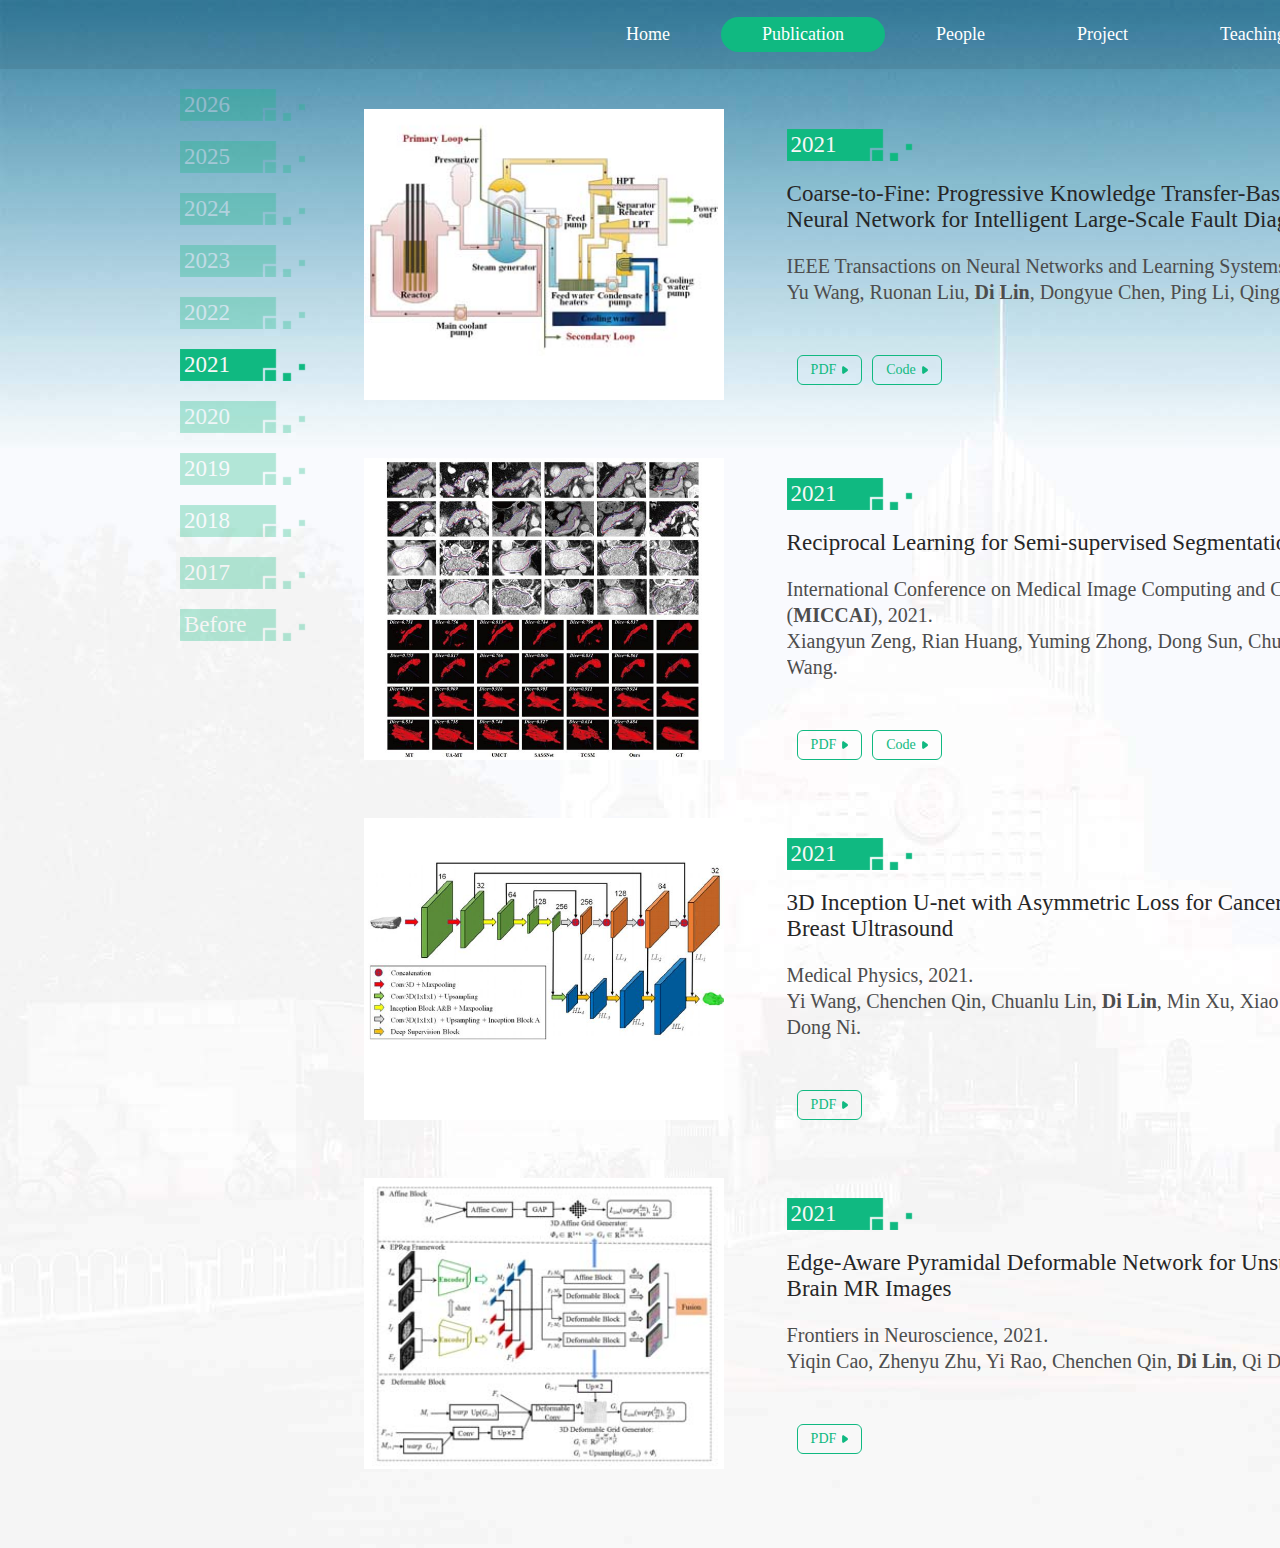
<file: publication_2021.html>
<!DOCTYPE html>
<html lang="en">
<head>
    <meta charset="UTF-8">
    <meta name="viewport" content="width=device-width, initial-scale=1.0, minimum-scale=1.0, maximum-scale=1.0, user-scalable=no">
	<meta name="renderer" content="webkit"><meta http-equiv="X-UA-Compatible" content="IE=edge,chrome=1">
<meta http-equiv="x-dns-prefetch-control" content="on">
    <meta http-equiv="X-UA-Compatible" content="ie-edge">
    <title>IDV Lab</title>
    <link rel="icon" href="img/tju.ico" type="image/x-icon" />
    <link rel="shortcut icon" href="img/tju.ico" type="image/x-icon"/>
	 <link rel="stylesheet" media="screen" href="css/style.css">
	 <link rel="stylesheet" type="text/css" href="css/swiper.min.css"/>
    <script src="js/jquery-2.1.1.min.js"></script>
    <script src="js/common.js"></script>
<style type="text/css">
	.warp{
		width: 1920px;
		height: 1548px;
		background: url("img/bj2.jpg")no-repeat center top;
		background-size: cover;
	}
</style>
</head>
<body>
<div class="warp">
	<div class="header">
	     <div class="header_con">
			 <a href="index.html">Home</a>
			 <a href="publication.html" class="active">Publication</a>
			 <a href="people.html">People</a>
			 <a href="">Project</a>
             <a href="">Teaching</a>
		 </div>
	</div>

       <div class="publication">

       <div class="left" id="pub_nav">	
		            <a href="publication_2026.html">
					    <div class="year "  style="cursor:pointer;" >
                            <div class="bt_top" id="bt_2026">2026</div>
                        </div>
                        </a>
		   
	                <a href="publication_2025.html">
					    <div class="year "  style="cursor:pointer;" >
                            <div class="bt_top" id="bt_2025">2025</div>
                        </div>
                        </a>
	       
		                <a href="publication_2024.html">
					    <div class="year "  style="cursor:pointer;" >
                            <div class="bt_top" id="bt_2024">2024</div>
                        </div>
                        </a>
                        
                        <a href="publication_2023.html">
					    <div class="year "  style="cursor:pointer;" >
                            <div class="bt_top" id="bt_2023">2023</div>
                        </div>
                        </a>

		                <a href="publication_2022.html">
					    <div class="year "  style="cursor:pointer;" >
                            <div class="bt_top" id="bt_2022">2022</div>
                        </div>
                        </a>   
		
                        <a href="publication_2021.html">
					    <div class="year "  style="cursor:pointer;" >
                            <div class="bt_top" id="bt_2021">2021</div>
                        </div>
                        </a>
			
                        <a href="publication_2020.html">
					    <div class="year "  style="cursor:pointer;" >
                            <div class="bt_top" id="bt_2020">2020</div>
                        </div>
                        </a>
				
                        <a href="publication_2019.html">
					    <div class="year "  style="cursor:pointer;" >
                            <div class="bt_top" id="bt_2019">2019</div>
                        </div>
                        </a>
										
                        <a href="publication_2018.html">
					    <div class="year "  style="cursor:pointer;" >
                            <div class="bt_top" id="bt_2018">2018</div>
                        </div>
                        </a>
											
                        <a href="publication_2017.html">
					    <div class="year "  style="cursor:pointer;" >
                            <div class="bt_top" id="bt_2017">2017</div>
                        </div>
                        </a>
										
                        <a href="publication_before.html">
					    <div class="year "  style="cursor:pointer;" >
                            <div class="bt_top" id="bt_before">Before</div>
                        </div>
                        </a>
									
						
       </div>


	<div class="homelist" id="paper_list">
        <div class="listrow">
                       <div class="ka">
				<img src="img/indexpics/diagnosis_tnnls2021.jpg" class="imgs" width="360px" >
				<div class="rowboxs">
					<div id="research-2021"></div>
					<div class="bt_top">2021</div>
					<h2>Coarse-to-Fine: Progressive Knowledge Transfer-Based Multitask Convolutional Neural Network for Intelligent Large-Scale Fault Diagnosis</h2>
                                        <p>IEEE Transactions on Neural Networks and Learning Systems (<b>TNNLS</b>), 2021.</p>
					<p>Yu Wang, Ruonan Liu, <b>Di Lin</b>, Dongyue Chen, Ping Li, Qinghua Hu, C. L. Philip Chen.</p>
					<div class="bt_bot">
						<div class="btns">
						<a href="papers/diagnosis_tnnls2021.pdf"   target="_blank"><div class="btnrow">
								<h6>PDF</h6>
								<img src="img/homeicon1.png" width="6" >
							</div></a>
						<a href="https://github.com/armstrongwang20/PKT-MCNN"   target="_blank"><div class="btnrow">
								<h6>Code</h6>
								<img src="img/homeicon1.png" width="6" >
							</div></a>
							
							
						</div>
					</div>
				</div>
                              </div>
			</div>
		
                   <div class="listrow">
                       <div class="ka">
				<img src="img/indexpics/reciprocal_miccai2021.jpg" class="imgs" width="360px" >
				<div class="rowboxs">
					<div class="bt_top">2021</div>
					<h2>Reciprocal Learning for Semi-supervised Segmentation</h2>
                                        <p>International Conference on Medical Image Computing and Computer Assisted Intervention (<b>MICCAI</b>), 2021.</p>
					<p>Xiangyun Zeng, Rian Huang,  Yuming Zhong, Dong Sun,  Chu Han, <b>Di Lin</b>, Dong Ni, Yi Wang.</p>
					<div class="bt_bot">
						<div class="btns">
						<a href="papers/reciprocal_miccai2021.pdf"  target="_blank"><div class="btnrow">
								<h6>PDF</h6>
								<img src="img/homeicon1.png" width="6" >
							</div></a>
						<a href="https://github.com/XYZach/RLSSS"  target="_blank"><div class="btnrow">
								<h6>Code</h6>
								<img src="img/homeicon1.png" width="6" >
							</div></a>
							
							
						</div>
					</div>
				</div>
                              </div>
			</div>

                   <div class="listrow">
                       <div class="ka">
				<img src="img/indexpics/Inception_physics2020.jpg" class="imgs" width="360px" >
				<div class="rowboxs">
					<div class="bt_top">2021</div>
					<h2>3D Inception U-net with Asymmetric Loss for Cancer Detection in Automated Breast Ultrasound</h2>
                                        <p>Medical Physics, 2021.</p>
					<p>Yi Wang, Chenchen Qin, Chuanlu Lin, <b>Di Lin</b>, Min Xu, Xiao Luo, Tianfu Wang, Anhua Li, Dong Ni.</p>
					<div class="bt_bot">
						<div class="btns">
						<a href="papers/Inception_physics2020.pdf"  target="_blank"><div class="btnrow">
								<h6>PDF</h6>
								<img src="img/homeicon1.png" width="6" >
							</div></a>
						</div>
					</div>
				</div>
                              </div>
			</div>
                   <div class="listrow">
                       <div class="ka">
				<img src="img/indexpics/pyramidal_frontiers2021.jpg" class="imgs" width="360px" >
				<div class="rowboxs">
					<div class="bt_top">2021</div>
					<h2>Edge-Aware Pyramidal Deformable Network for Unsupervised Registration of Brain MR Images</h2>
                                        <p>Frontiers in Neuroscience, 2021.</p>
					<p>Yiqin Cao, Zhenyu Zhu, Yi Rao, Chenchen Qin, <b>Di Lin</b>, Qi Dou, Dong Ni, Yi Wang.</p>
					<div class="bt_bot">
						<div class="btns">
						<a href="papers/pyramidal_frontiers2021.pdf"  target="_blank"><div class="btnrow">
								<h6>PDF</h6>
								<img src="img/homeicon1.png" width="6" >
							</div></a>
						</div>
					</div>
				</div>
                              </div>
			</div>

		
                
                   
           
	</div>

	</div>
</div>




 <script>
var initTopPosition= $('#pub_nav').offset().top;
var initLeftPosition= $('#pub_nav').offset().left;
$(window).scroll(function(){

if($(window).scrollLeft() <= 0 && $(window).scrollTop() <= 0)
    if($(window).scrollTop() > initTopPosition)
        $('#pub_nav').css({'position':'fixed','top':'0px','margin-right':'0px'});
    else
        $('#pub_nav').css({'position':'absolute','top':initTopPosition+'px'});
else
    $('#pub_nav').css({'position':'relative','top':$(window).scrollTop()+'px','float':'left'});

});
</script>


 <script>
	 
$('#bt_2026').css({'opacity':'0.3'});
$('#bt_2025').css({'opacity':'0.3'});
$('#bt_2024').css({'opacity':'0.3'});
$('#bt_2023').css({'opacity':'0.3'});
$('#bt_2022').css({'opacity':'0.3'});
$('#bt_2021').css({'opacity':'1.0'});
$('#bt_2020').css({'opacity':'0.3'});
$('#bt_2019').css({'opacity':'0.3'});
$('#bt_2018').css({'opacity':'0.3'});
$('#bt_2017').css({'opacity':'0.3'});
$('#bt_before').css({'opacity':'0.3'});

paperlist=document.getElementById('paper_list');

</script>



</body>
</html>
</file>
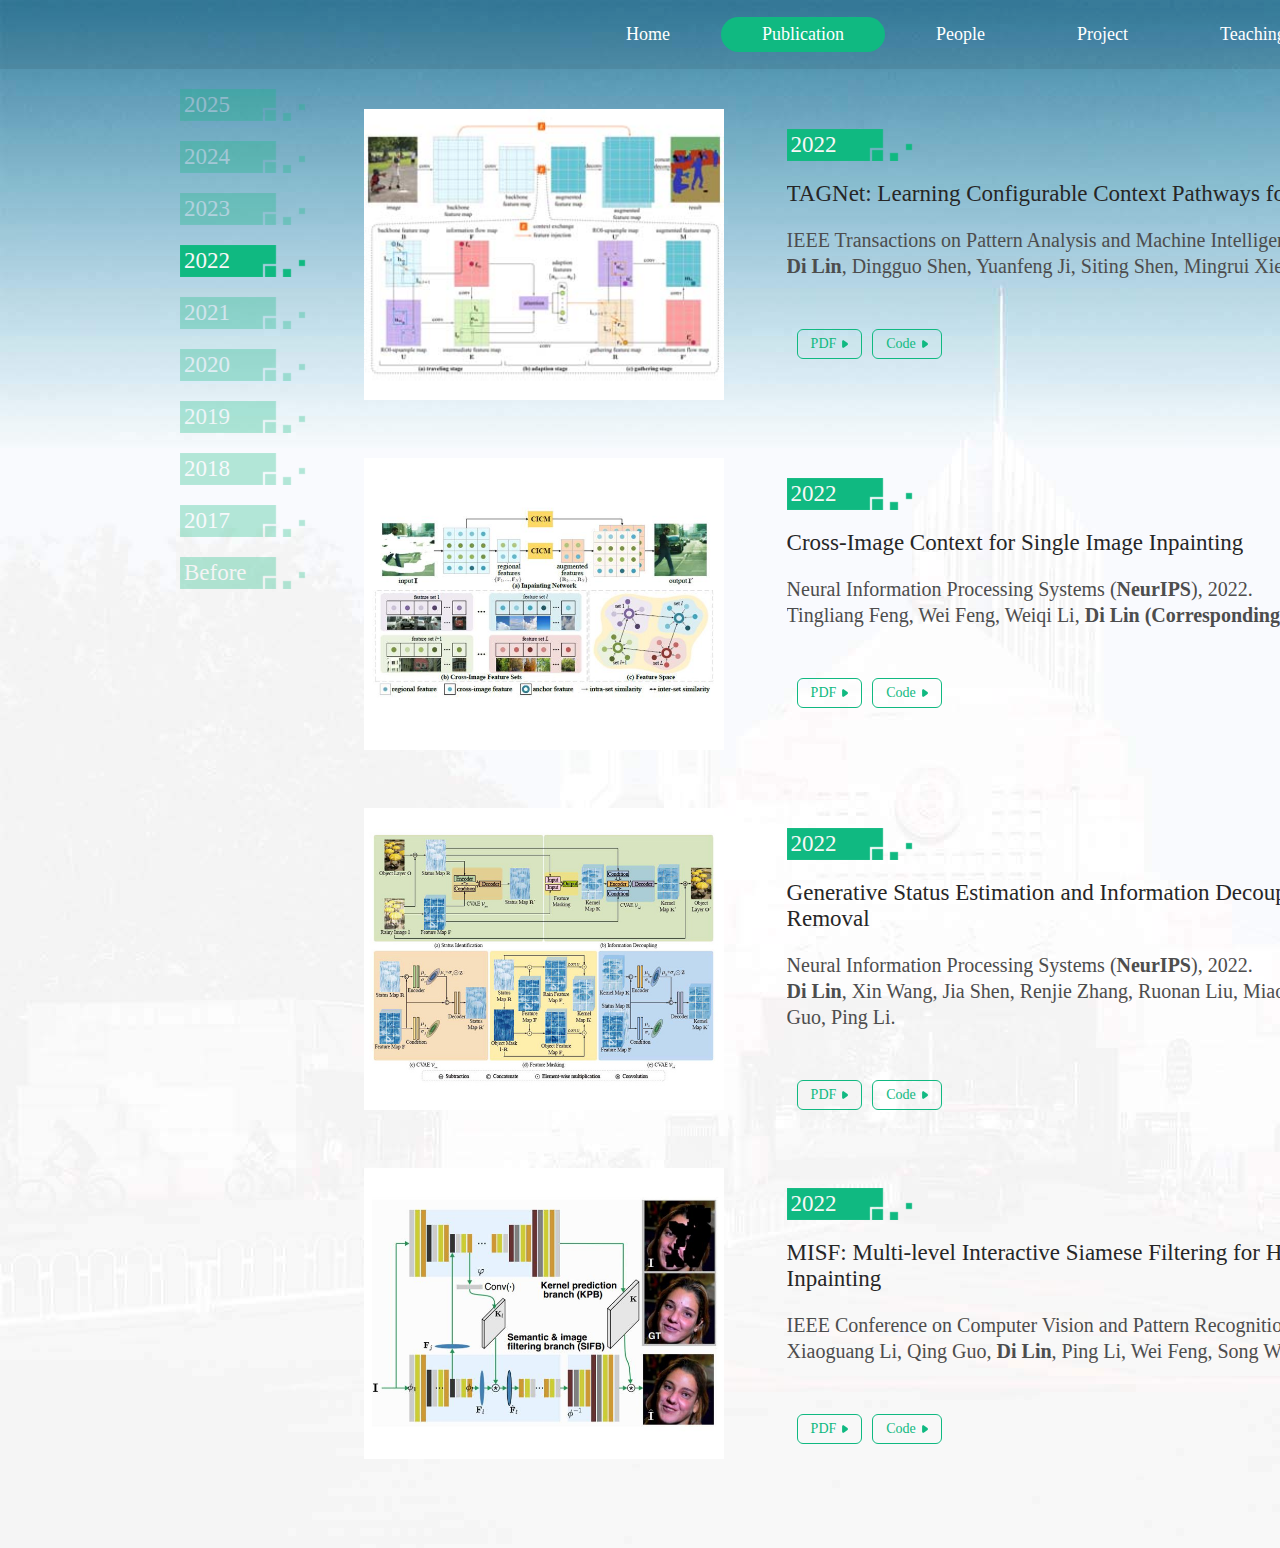
<file: publication_2022.html>
<!DOCTYPE html>
<html lang="en">
<head>
    <meta charset="UTF-8">
    <meta name="viewport" content="width=device-width, initial-scale=1.0, minimum-scale=1.0, maximum-scale=1.0, user-scalable=no">
	<meta name="renderer" content="webkit"><meta http-equiv="X-UA-Compatible" content="IE=edge,chrome=1">
<meta http-equiv="x-dns-prefetch-control" content="on">
    <meta http-equiv="X-UA-Compatible" content="ie-edge">
    <title>IDV Lab</title>
    <link rel="icon" href="img/tju.ico" type="image/x-icon" />
    <link rel="shortcut icon" href="img/tju.ico" type="image/x-icon"/>
	 <link rel="stylesheet" media="screen" href="css/style.css">
	 <link rel="stylesheet" type="text/css" href="css/swiper.min.css"/>
    <script src="js/jquery-2.1.1.min.js"></script>
    <script src="js/common.js"></script>
<style type="text/css">
	.warp{
		width: 1920px;
		height: 1548px;
		background: url("img/bj2.jpg")no-repeat center top;
		background-size: cover;
	}
</style>
</head>
<body>
<div class="warp">
	<div class="header">
	     <div class="header_con">
			 <a href="index.html">Home</a>
			 <a href="publication.html" class="active">Publication</a>
			 <a href="people.html">People</a>
			 <a href="">Project</a>
             <a href="">Teaching</a>
		 </div>
	</div>

       <div class="publication">

       <div class="left" id="pub_nav">	
	                <a href="publication_2025.html">
					    <div class="year "  style="cursor:pointer;" >
                            <div class="bt_top" id="bt_2025">2025</div>
                        </div>
                        </a>
						<a href="publication_2024.html">
					    <div class="year "  style="cursor:pointer;" >
                            <div class="bt_top" id="bt_2024">2024</div>
                        </div>
                        </a>
                        
                        <a href="publication_2023.html">
					    <div class="year "  style="cursor:pointer;" >
                            <div class="bt_top" id="bt_2023">2023</div>
                        </div>
                        </a>

		                <a href="publication_2022.html">
					    <div class="year "  style="cursor:pointer;" >
                            <div class="bt_top" id="bt_2022">2022</div>
                        </div>
                        </a>   
		
                        <a href="publication_2021.html">
					    <div class="year "  style="cursor:pointer;" >
                            <div class="bt_top" id="bt_2021">2021</div>
                        </div>
                        </a>
			
                        <a href="publication_2020.html">
					    <div class="year "  style="cursor:pointer;" >
                            <div class="bt_top" id="bt_2020">2020</div>
                        </div>
                        </a>
				
                        <a href="publication_2019.html">
					    <div class="year "  style="cursor:pointer;" >
                            <div class="bt_top" id="bt_2019">2019</div>
                        </div>
                        </a>
										
                        <a href="publication_2018.html">
					    <div class="year "  style="cursor:pointer;" >
                            <div class="bt_top" id="bt_2018">2018</div>
                        </div>
                        </a>
											
                        <a href="publication_2017.html">
					    <div class="year "  style="cursor:pointer;" >
                            <div class="bt_top" id="bt_2017">2017</div>
                        </div>
                        </a>
										
                        <a href="publication_before.html">
					    <div class="year "  style="cursor:pointer;" >
                            <div class="bt_top" id="bt_before">Before</div>
                        </div>
                        </a>
									
						
       </div>


	
	   <div class="homelist" id="paper_list">
		<div class="listrow">
                       <div class="ka">

				<img src="img/indexpics/TAGNet_pami2022.jpg" class="imgs" width="360px" >
				<div class="rowboxs">
					<div class="bt_top">2022</div>
					<h2>TAGNet: Learning Configurable Context Pathways for Semantic Segmentation</h2>
                                        <p>IEEE Transactions on Pattern Analysis and Machine Intelligence (<b>TPAMI</b>), 2022.</p>
					<p><b>Di Lin</b>, Dingguo Shen, Yuanfeng Ji, Siting Shen, Mingrui Xie, Wei Feng, Hui Huang.</p>
					<div class="bt_bot">
						<div class="btns">
						<a href="https://ieeexplore.ieee.org/document/9763040" target="_blank"><div class="btnrow">
								<h6>PDF</h6>
								<img src="img/homeicon1.png" width="6" >
							</div></a>
							<div class="btnrow">
								<h6>Code</h6>
								<img src="img/homeicon1.png" width="6" >
							</div>
							
							
						</div>
					</div>
				</div>
            </div>					  
		</div>
		
		<div class="listrow">
			<div class="ka">
			<img src="img/indexpics/CICM_nips2022.jpg" class="imgs" width="360px" >
			<div class="rowboxs">
				<div class="bt_top">2022</div>
				<h2>Cross-Image Context for Single Image Inpainting</h2>
				<p>Neural Information Processing Systems (<b>NeurIPS</b>), 2022.</p>
				<p>Tingliang Feng, Wei Feng, Weiqi Li, <b>Di Lin (Corresponding Author)</b>.</p>
				<div class="bt_bot">
					<div class="btns">
					<a href="papers/CICM_nips2022.pdf"  target="_blank"><div class="btnrow">
							<h6>PDF</h6>
							<img src="img/homeicon1.png" width="6" >
						</div></a>
					<a href="https://github.com"  target="_blank"><div class="btnrow">
							<h6>Code</h6>
							<img src="img/homeicon1.png" width="6" >
						</div></a>
						
					</div>
				</div>
			</div>
		    </div>
		</div>
		
		
		<div class="listrow">
			<div class="ka">
			<img src="img/indexpics/SEIDNet_nips2022.jpg" class="imgs" width="360px" >
			<div class="rowboxs">
				<div class="bt_top">2022</div>
				<h2>Generative Status Estimation and Information Decoupling for Image Rain Removal</h2>
				<p>Neural Information Processing Systems (<b>NeurIPS</b>), 2022.</p>
				<p><b>Di Lin</b>, Xin Wang, Jia Shen, Renjie Zhang, Ruonan Liu, Miaohui Wang, Wuyuan Xie, Qing Guo, Ping Li.</p>
				<div class="bt_bot">
					<div class="btns">
					<a href="papers/SEIDNet_nips2022.pdf"  target="_blank"><div class="btnrow">
							<h6>PDF</h6>
							<img src="img/homeicon1.png" width="6" >
						</div></a>
					<a href="https://github.com"  target="_blank"><div class="btnrow">
							<h6>Code</h6>
							<img src="img/homeicon1.png" width="6" >
						</div></a>
						
					</div>
				</div>
			</div>
		    </div>
		</div>
		

		<div class="listrow">
			<div class="ka">
			<img src="img/indexpics/MISF_cvpr2022.jpg" class="imgs" width="360px" >
			<div class="rowboxs">
				<div class="bt_top">2022</div>
				<h2>MISF: Multi-level Interactive Siamese Filtering for High-Fidelity Image Inpainting</h2>
				<p>IEEE Conference on Computer Vision and Pattern Recognition (<b>CVPR</b>), 2022.</p>
				<p>Xiaoguang Li, Qing Guo, <b>Di Lin</b>, Ping Li, Wei Feng, Song Wang.</p>
				<div class="bt_bot">
					<div class="btns">
					<a href="papers/MISF_cvpr2022.pdf"  target="_blank"><div class="btnrow">
							<h6>PDF</h6>
							<img src="img/homeicon1.png" width="6" >
						</div></a>
					<a href="https://github.com/tsingqguo/misf"  target="_blank"><div class="btnrow">
							<h6>Code</h6>
							<img src="img/homeicon1.png" width="6" >
						</div></a>
						
					</div>
				</div>
			</div>
		    </div>
		</div>

		<div class="listrow">
			<div class="ka">
			<img src="img/indexpics/FFNet_aaai2022.jpg" class="imgs" width="360px" >
			<div class="rowboxs">
				<div class="bt_top">2022</div>
				<h2>FFNet: Frequency Fusion Network for Semantic Scene Completion</h2>
				<p>AAAI Conference on Artificial Intelligence (<b>AAAI</b>), 2022.</p>
				<p>Xuzhi Wang, <b>Di Lin (Corresponding Author)</b>, Liang Wan.</p>
				<div class="bt_bot">
					<div class="btns">
					<a href="papers/FFNet_aaai2022.pdf"  target="_blank"><div class="btnrow">
							<h6>PDF</h6>
							<img src="img/homeicon1.png" width="6" >
						</div></a>
					<a href="https://github.com/alanWXZ/FFNet"  target="_blank"><div class="btnrow">
							<h6>Code</h6>
							<img src="img/homeicon1.png" width="6" >
						</div></a>
						
					</div>
				</div>
			</div>
		    </div>
		</div>
		
		<div class="listrow">
			<div class="ka">
			<img src="img/indexpics/fast_neurocomputing2022.jpg" class="imgs" width="360px" >
			<div class="rowboxs">
				<div class="bt_top">2022</div>
				<h2>Fast and Robust Active Camera Relocalization in the Wild for Fine-grained Change Detection</h2>
				<p>Neurocomputing, 2022.</p>
				<p>Qian Zhang, Wei Feng, Yi-Bo Shi, <b>Di Lin</b>.</p>
				<div class="bt_bot">
					<div class="btns">
					<a href="papers/fast_neurocomputing2022.pdf"  target="_blank"><div class="btnrow">
							<h6>PDF</h6>
							<img src="img/homeicon1.png" width="6" >
						</div></a>						
					</div>
				</div>
			</div>
		    </div>
		</div>

                
                   
        
	</div>

	</div>
</div>




 <script>
var initTopPosition= $('#pub_nav').offset().top;
var initLeftPosition= $('#pub_nav').offset().left;
$(window).scroll(function(){

if($(window).scrollLeft() <= 0 && $(window).scrollTop() <= 0)
    if($(window).scrollTop() > initTopPosition)
        $('#pub_nav').css({'position':'fixed','top':'0px','margin-right':'0px'});
    else
        $('#pub_nav').css({'position':'absolute','top':initTopPosition+'px'});
else
    $('#pub_nav').css({'position':'relative','top':$(window).scrollTop()+'px','float':'left'});

});
</script>


 <script>

$('#bt_2025').css({'opacity':'0.3'});
$('#bt_2024').css({'opacity':'0.3'});
$('#bt_2023').css({'opacity':'0.3'});
$('#bt_2022').css({'opacity':'1.0'});
$('#bt_2021').css({'opacity':'0.3'});
$('#bt_2020').css({'opacity':'0.3'});
$('#bt_2019').css({'opacity':'0.3'});
$('#bt_2018').css({'opacity':'0.3'});
$('#bt_2017').css({'opacity':'0.3'});
$('#bt_before').css({'opacity':'0.3'});

paperlist=document.getElementById('paper_list');


</script>



</body>
</html>
</file>
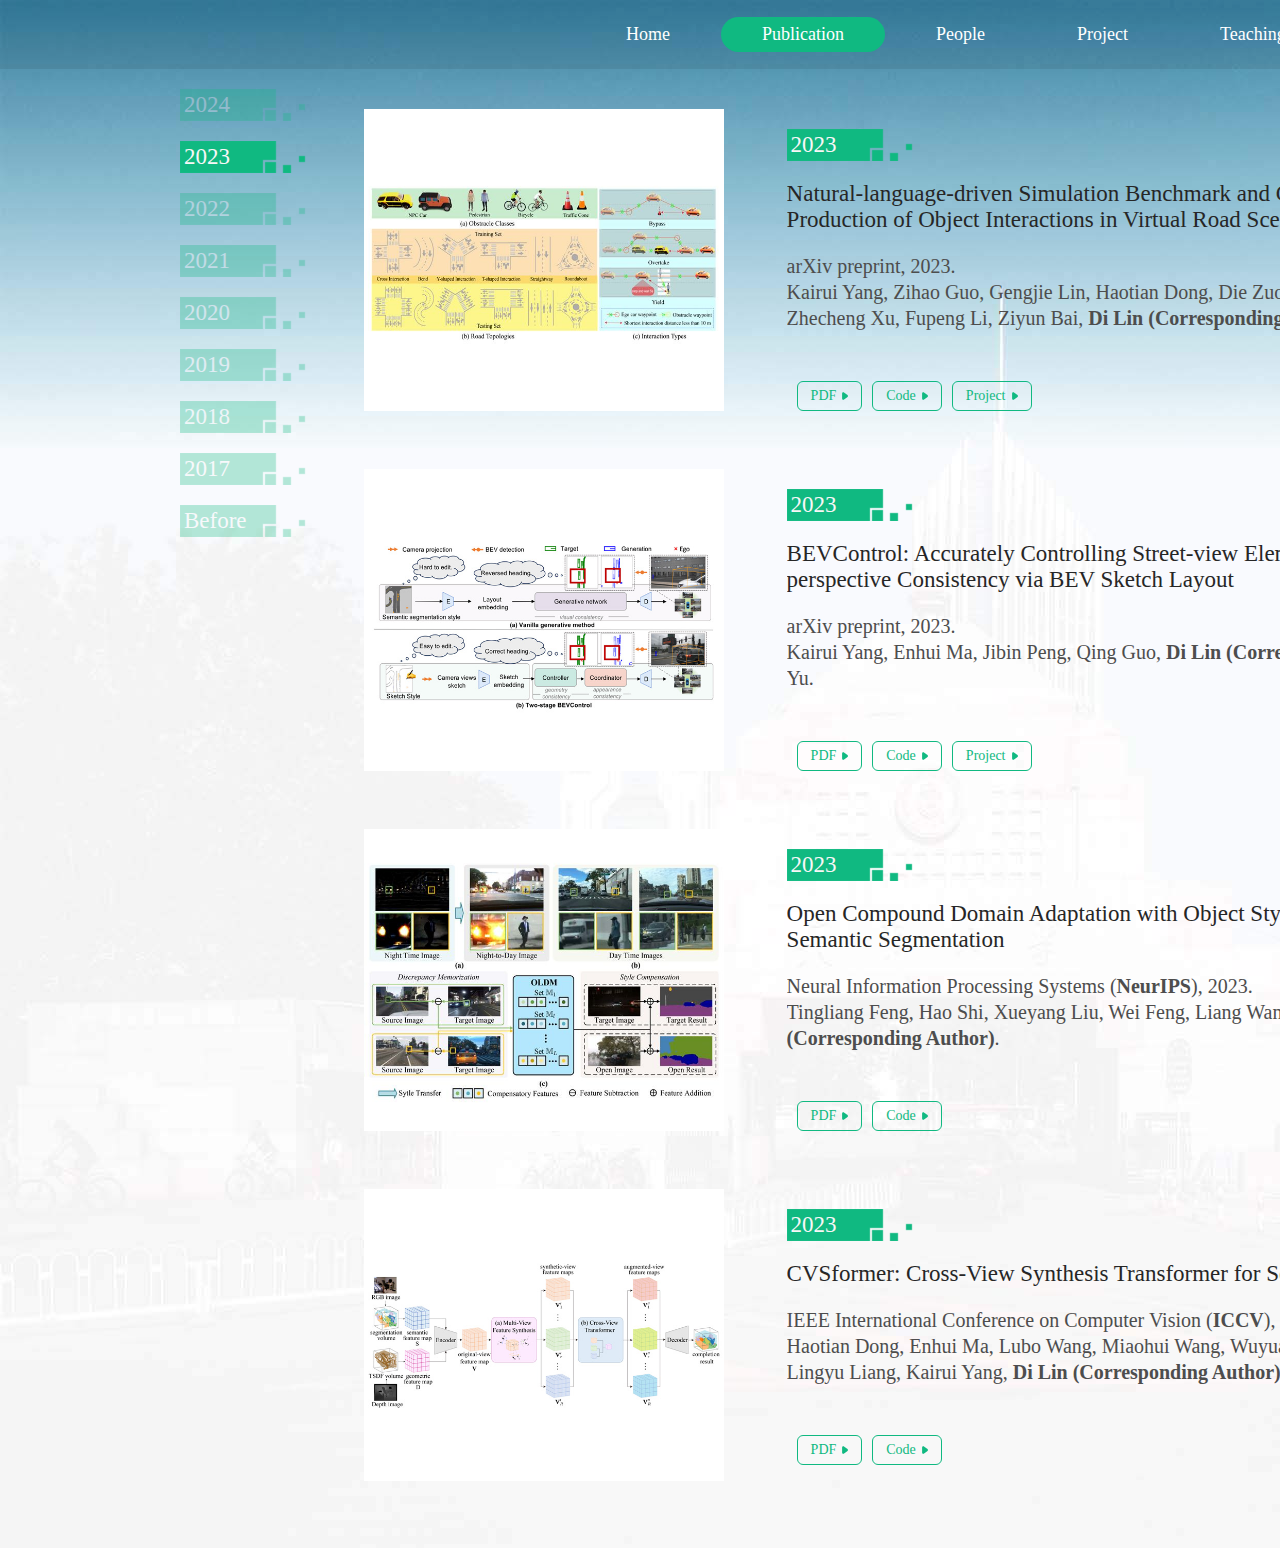
<file: publication_2023.html>
<!DOCTYPE html>
<html lang="en">
<head>
    <meta charset="UTF-8">
    <meta name="viewport" content="width=device-width, initial-scale=1.0, minimum-scale=1.0, maximum-scale=1.0, user-scalable=no">
	<meta name="renderer" content="webkit"><meta http-equiv="X-UA-Compatible" content="IE=edge,chrome=1">
<meta http-equiv="x-dns-prefetch-control" content="on">
    <meta http-equiv="X-UA-Compatible" content="ie-edge">
    <title>IDV Lab</title>
    <link rel="icon" href="img/tju.ico" type="image/x-icon" />
    <link rel="shortcut icon" href="img/tju.ico" type="image/x-icon"/>
	 <link rel="stylesheet" media="screen" href="css/style.css">
	 <link rel="stylesheet" type="text/css" href="css/swiper.min.css"/>
    <script src="js/jquery-2.1.1.min.js"></script>
    <script src="js/common.js"></script>
<style type="text/css">
	.warp{
		width: 1920px;
		height: 1548px;
		background: url("img/bj2.jpg")no-repeat center top;
		background-size: cover;
	}
</style>
</head>
<body>
<div class="warp">
	<div class="header">
	     <div class="header_con">
			 <a href="index.html">Home</a>
			 <a href="publication.html" class="active">Publication</a>
			 <a href="people.html">People</a>
			 <a href="">Project</a>
             <a href="">Teaching</a>
		 </div>
	</div>

       <div class="publication">

       <div class="left" id="pub_nav">	
                        <a href="publication_2024.html">
					    <div class="year "  style="cursor:pointer;" >
                            <div class="bt_top" id="bt_2024">2024</div>
                        </div>
                        </a>

                        <a href="publication_2023.html">
					    <div class="year "  style="cursor:pointer;" >
                            <div class="bt_top" id="bt_2023">2023</div>
                        </div>
                        </a>

		                <a href="publication_2022.html">
					    <div class="year "  style="cursor:pointer;" >
                            <div class="bt_top" id="bt_2022">2022</div>
                        </div>
                        </a>   
		
                        <a href="publication_2021.html">
					    <div class="year "  style="cursor:pointer;" >
                            <div class="bt_top" id="bt_2021">2021</div>
                        </div>
                        </a>
			
                        <a href="publication_2020.html">
					    <div class="year "  style="cursor:pointer;" >
                            <div class="bt_top" id="bt_2020">2020</div>
                        </div>
                        </a>
				
                        <a href="publication_2019.html">
					    <div class="year "  style="cursor:pointer;" >
                            <div class="bt_top" id="bt_2019">2019</div>
                        </div>
                        </a>
										
                        <a href="publication_2018.html">
					    <div class="year "  style="cursor:pointer;" >
                            <div class="bt_top" id="bt_2018">2018</div>
                        </div>
                        </a>
											
                        <a href="publication_2017.html">
					    <div class="year "  style="cursor:pointer;" >
                            <div class="bt_top" id="bt_2017">2017</div>
                        </div>
                        </a>
										
                        <a href="publication_before.html">
					    <div class="year "  style="cursor:pointer;" >
                            <div class="bt_top" id="bt_before">Before</div>
                        </div>
                        </a>
									
						
       </div>


	<div class="homelist" id="paper_list">
        <div class="listrow">
			<div class="ka">
			<img src="img/indexpics/SimCopilot_arxiv2023.jpg" class="imgs" width="360px" >
			<div class="rowboxs">
				<div class="bt_top">2023</div>
				<h2>Natural-language-driven Simulation Benchmark and Copilot for Efficient Production of Object Interactions in Virtual Road Scenes</h2>
				<p>arXiv preprint, 2023.</p>
				<p>Kairui Yang, Zihao Guo, Gengjie Lin, Haotian Dong, Die Zuo, Jibin Peng, Zhao Huang, Zhecheng Xu, Fupeng Li, Ziyun Bai, <b>Di Lin (Corresponding Author)</b>.</p>
				<div class="bt_bot">
					<div class="btns">
					<a href="https://arxiv.org/pdf/2312.04008.pdf"  target="_blank"><div class="btnrow">
							<h6>PDF</h6>
							<img src="img/homeicon1.png" width="6" >
						</div></a>
					<a href="https://github.com"  target="_blank"><div class="btnrow">
							<h6>Code</h6>
							<img src="img/homeicon1.png" width="6" >
						</div></a>
					<a href=""  target="_blank"><div class="btnrow">
							<h6>Project</h6>
							<img src="img/homeicon1.png" width="6" >
						</div></a>
					</div>
				</div>
			</div>
		    </div>
		</div>

		
        <div class="listrow">
			<div class="ka">
			<img src="img/indexpics/BEVControl_arxiv2023.jpg" class="imgs" width="360px" >
			<div class="rowboxs">
				<div class="bt_top">2023</div>
				<h2>BEVControl: Accurately Controlling Street-view Elements with Multi-perspective Consistency via BEV Sketch Layout</h2>
				<p>arXiv preprint, 2023.</p>
				<p>Kairui Yang, Enhui Ma, Jibin Peng, Qing Guo, <b>Di Lin (Corresponding Author)</b>, Kaicheng Yu.</p>
				<div class="bt_bot">
					<div class="btns">
					<a href="https://arxiv.org/pdf/2308.01661.pdf"  target="_blank"><div class="btnrow">
							<h6>PDF</h6>
							<img src="img/homeicon1.png" width="6" >
						</div></a>
					<a href="https://github.com"  target="_blank"><div class="btnrow">
							<h6>Code</h6>
							<img src="img/homeicon1.png" width="6" >
						</div></a>
					<a href="project/BEVControl.html"  target="_blank"><div class="btnrow">
							<h6>Project</h6>
							<img src="img/homeicon1.png" width="6" >
						</div></a>
					</div>
				</div>
			</div>
		    </div>
		</div>

		<div class="listrow">
			<div class="ka">
			<img src="img/indexpics/OCDA_nips2023.jpg" class="imgs" width="360px" >
			<div class="rowboxs">
				<div class="bt_top">2023</div>
				<h2>Open Compound Domain Adaptation with Object Style Compensation for Semantic Segmentation</h2>
				<p>Neural Information Processing Systems (<b>NeurIPS</b>), 2023.</p>
				<p>Tingliang Feng, Hao Shi, Xueyang Liu, Wei Feng, Liang Wan, Yanlin Zhou, <b>Di Lin (Corresponding Author)</b>.</p>
				<div class="bt_bot">
					<div class="btns">
					<a href="papers/OCDA_nips2023.pdf"  target="_blank"><div class="btnrow">
							<h6>PDF</h6>
							<img src="img/homeicon1.png" width="6" >
						</div></a>
					<a href="https://github.com"  target="_blank"><div class="btnrow">
							<h6>Code</h6>
							<img src="img/homeicon1.png" width="6" >
						</div></a>
						
					</div>
				</div>
			</div>
		    </div>
		</div>
		

        <div class="listrow">
			<div class="ka">
			<img src="img/indexpics/CVSformer_ICCV2023.jpg" class="imgs" width="360px" >
			<div class="rowboxs">
				<div class="bt_top">2023</div>
				<h2>CVSformer: Cross-View Synthesis Transformer for Semantic Scene Completion</h2>
				<p>IEEE International Conference on Computer Vision (<b>ICCV</b>), 2023.</p>
				<p>Haotian Dong, Enhui Ma, Lubo Wang, Miaohui Wang, Wuyuan Xie, Qing Guo, Ping Li, Lingyu Liang, Kairui Yang, <b>Di Lin (Corresponding Author)</b>.</p>
				<div class="bt_bot">
					<div class="btns">
					<a href="papers/CVSformer_ICCV2023.pdf"  target="_blank"><div class="btnrow">
							<h6>PDF</h6>
							<img src="img/homeicon1.png" width="6" >
						</div></a>
					<a href="https://github.com"  target="_blank"><div class="btnrow">
							<h6>Code</h6>
							<img src="img/homeicon1.png" width="6" >
						</div></a>
						
					</div>
				</div>
			</div>
		    </div>
		</div>

		<div class="listrow">
			<div class="ka">
			<img src="img/indexpics/leveraging_ICCV2023.jpg" class="imgs" width="360px" >
			<div class="rowboxs">
				<div class="bt_top">2023</div>
				<h2>Leveraging Inpainting for Single-Image Shadow Removal</h2>
				<p>IEEE International Conference on Computer Vision (<b>ICCV</b>), 2023.</p>
				<p>Xiaoguang Li, Qing Guo, Rabab Abdelfattah, <b>Di Lin</b>, Wei Feng, Ivor Tsang, Song Wang</b>.</p>
				<div class="bt_bot">
					<div class="btns">
					<a href="https://arxiv.org/pdf/2302.05361.pdf"  target="_blank"><div class="btnrow">
							<h6>PDF</h6>
							<img src="img/homeicon1.png" width="6" >
						</div></a>
					<a href="https://github.com"  target="_blank"><div class="btnrow">
							<h6>Code</h6>
							<img src="img/homeicon1.png" width="6" >
						</div></a>
						
					</div>
				</div>
			</div>
		    </div>
		</div>

		<div class="listrow">
			<div class="ka">
			<img src="img/indexpics/surface_PAMI2023.jpg" class="imgs" width="360px" >
			<div class="rowboxs">
				<div class="bt_top">2023</div>
				<h2>Surface Geometry Processing: An Efficient Normal-based Detail Representation</h2>
				<p>IEEE Transactions on Pattern Analysis and Machine Intelligence (<b>TPAMI</b>), 2023.</p>
				<p>Wuyuan Xie, Miaohui Wang, <b>Di Lin</b>, Boxin Shi, Jianmin Jiang</b>.</p>
				<div class="bt_bot">
					<div class="btns">
					<a href="papers/surface_PAMI2023.pdf"  target="_blank"><div class="btnrow">
							<h6>PDF</h6>
							<img src="img/homeicon1.png" width="6" >
						</div></a>
					<a href="https://github.com"  target="_blank"><div class="btnrow">
							<h6>Code</h6>
							<img src="img/homeicon1.png" width="6" >
						</div></a>
						
					</div>
				</div>
			</div>
		    </div>
		</div>


		<div class="listrow">
			<div class="ka">
			<img src="img/indexpics/tampering_ESWA2023.jpg" class="imgs" width="360px" >
			<div class="rowboxs">
				<div class="bt_top">2023</div>
				<h2>Tampering Localization and Self-recovery Using Block Labeling and Adaptive Significance</h2>
				<p>Expert Systems with Applications, 2023.</p>
				<p>Qiyuan Zhang, Xiaochen Yuan, Tong Liu, Chan-Tong Lam, Guoheng Huang, <b>Di Lin</b>, Ping Li.</p>
				<div class="bt_bot">
					<div class="btns">
					<a href="papers/tampering_ESWA2023.pdf"  target="_blank"><div class="btnrow">
							<h6>PDF</h6>
							<img src="img/homeicon1.png" width="6" >
						</div></a>
					<a href="https://github.com"  target="_blank"><div class="btnrow">
							<h6>Code</h6>
							<img src="img/homeicon1.png" width="6" >
						</div></a>
						
					</div>
				</div>
			</div>
		    </div>
		</div>


		<div class="listrow">
			<div class="ka">
			<img src="img/indexpics/phase_ESWA2023.jpg" class="imgs" width="360px" >
			<div class="rowboxs">
				<div class="bt_top">2023</div>
				<h2>Phase-based Fine-grained Change Detection</h2>
				<p>Expert Systems with Applications, 2023.</p>
				<p>Xuzhi Wang, Liang Wan, <b>Di Lin</b>, Wei Feng.</p>
				<div class="bt_bot">
					<div class="btns">
					<a href="papers/phase_ESWA2023.pdf"  target="_blank"><div class="btnrow">
							<h6>PDF</h6>
							<img src="img/homeicon1.png" width="6" >
						</div></a>
					<a href="https://github.com"  target="_blank"><div class="btnrow">
							<h6>Code</h6>
							<img src="img/homeicon1.png" width="6" >
						</div></a>
						
					</div>
				</div>
			</div>
		    </div>
		</div>


		

		
                
                   
           
	</div>

	</div>
</div>




 <script>
var initTopPosition= $('#pub_nav').offset().top;
var initLeftPosition= $('#pub_nav').offset().left;
$(window).scroll(function(){

if($(window).scrollLeft() <= 0 && $(window).scrollTop() <= 0)
    if($(window).scrollTop() > initTopPosition)
        $('#pub_nav').css({'position':'fixed','top':'0px','margin-right':'0px'});
    else
        $('#pub_nav').css({'position':'absolute','top':initTopPosition+'px'});
else
    $('#pub_nav').css({'position':'relative','top':$(window).scrollTop()+'px','float':'left'});

});
</script>


 <script>

$('#bt_2024').css({'opacity':'0.3'});
$('#bt_2023').css({'opacity':'1.0'});
$('#bt_2022').css({'opacity':'0.3'});
$('#bt_2021').css({'opacity':'0.3'});
$('#bt_2020').css({'opacity':'0.3'});
$('#bt_2019').css({'opacity':'0.3'});
$('#bt_2018').css({'opacity':'0.3'});
$('#bt_2017').css({'opacity':'0.3'});
$('#bt_before').css({'opacity':'0.3'});

paperlist=document.getElementById('paper_list');

</script>



</body>
</html>
</file>
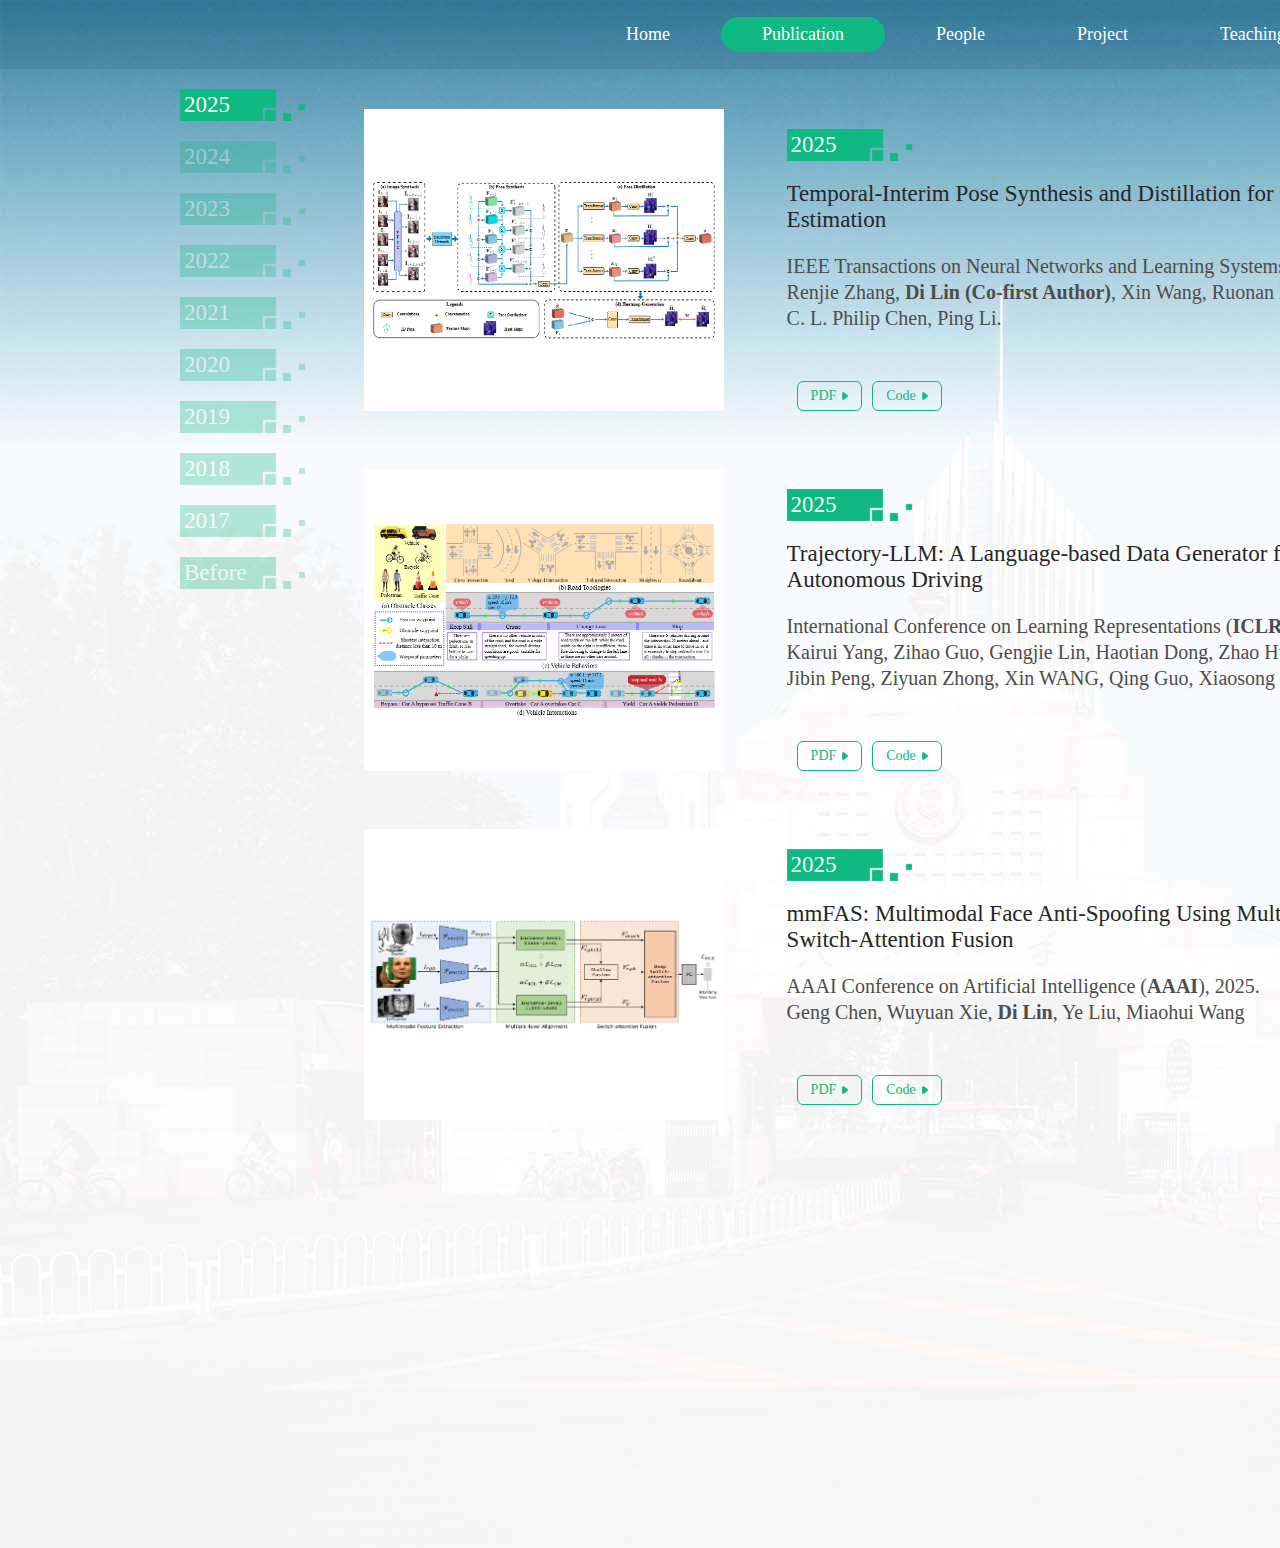
<file: publication_2025.html>
<!DOCTYPE html>
<html lang="en">
<head>
    <meta charset="UTF-8">
    <meta name="viewport" content="width=device-width, initial-scale=1.0, minimum-scale=1.0, maximum-scale=1.0, user-scalable=no">
	<meta name="renderer" content="webkit"><meta http-equiv="X-UA-Compatible" content="IE=edge,chrome=1">
<meta http-equiv="x-dns-prefetch-control" content="on">
    <meta http-equiv="X-UA-Compatible" content="ie-edge">
    <title>IDV Lab</title>
    <link rel="icon" href="img/tju.ico" type="image/x-icon" />
    <link rel="shortcut icon" href="img/tju.ico" type="image/x-icon"/>
	 <link rel="stylesheet" media="screen" href="css/style.css">
	 <link rel="stylesheet" type="text/css" href="css/swiper.min.css"/>
    <script src="js/jquery-2.1.1.min.js"></script>
    <script src="js/common.js"></script>
<style type="text/css">
	.warp{
		width: 1920px;
		height: 1548px;
		background: url("img/bj2.jpg")no-repeat center top;
		background-size: cover;
	}
</style>
</head>
<body>
<div class="warp">
	<div class="header">
	     <div class="header_con">
			 <a href="index.html">Home</a>
			 <a href="publication.html" class="active">Publication</a>
			 <a href="people.html">People</a>
			 <a href="">Project</a>
             <a href="">Teaching</a>
		 </div>
	</div>

       <div class="publication">

       <div class="left" id="pub_nav">	
                        <a href="publication_2025.html">
					    <div class="year "  style="cursor:pointer;" >
                            <div class="bt_top" id="bt_2025">2025</div>
                        </div>
                        </a>
		
                        <a href="publication_2024.html">
					    <div class="year "  style="cursor:pointer;" >
                            <div class="bt_top" id="bt_2024">2024</div>
                        </div>
                        </a>

                        <a href="publication_2023.html">
					    <div class="year "  style="cursor:pointer;" >
                            <div class="bt_top" id="bt_2023">2023</div>
                        </div>
                        </a>

		                <a href="publication_2022.html">
					    <div class="year "  style="cursor:pointer;" >
                            <div class="bt_top" id="bt_2022">2022</div>
                        </div>
                        </a>   
		
                        <a href="publication_2021.html">
					    <div class="year "  style="cursor:pointer;" >
                            <div class="bt_top" id="bt_2021">2021</div>
                        </div>
                        </a>
			
                        <a href="publication_2020.html">
					    <div class="year "  style="cursor:pointer;" >
                            <div class="bt_top" id="bt_2020">2020</div>
                        </div>
                        </a>
				
                        <a href="publication_2019.html">
					    <div class="year "  style="cursor:pointer;" >
                            <div class="bt_top" id="bt_2019">2019</div>
                        </div>
                        </a>
										
                        <a href="publication_2018.html">
					    <div class="year "  style="cursor:pointer;" >
                            <div class="bt_top" id="bt_2018">2018</div>
                        </div>
                        </a>
											
                        <a href="publication_2017.html">
					    <div class="year "  style="cursor:pointer;" >
                            <div class="bt_top" id="bt_2017">2017</div>
                        </div>
                        </a>
										
                        <a href="publication_before.html">
					    <div class="year "  style="cursor:pointer;" >
                            <div class="bt_top" id="bt_before">Before</div>
                        </div>
                        </a>
									
						
       </div>


	<div class="homelist" id="paper_list">

		<div class="listrow">
			<div class="ka">
			<img src="img/indexpics/pose_tnnls2025.jpg" class="imgs" width="360px" >
			<div class="rowboxs">
				<div class="bt_top">2025</div>
				<h2>Temporal-Interim Pose Synthesis and Distillation for Dynamic Human Pose Estimation</h2>
				<p>IEEE Transactions on Neural Networks and Learning Systems (<b>TNNLS</b>), 2025.</p>
				<p>Renjie Zhang, <b>Di Lin (Co-first Author)</b>, Xin Wang, Ruonan Liu, Bin Sheng, George Baciu, C. L. Philip Chen, Ping Li.</p>
				<div class="bt_bot">
					<div class="btns">
					<a href=""  target="_blank"><div class="btnrow">
							<h6>PDF</h6>
							<img src="img/homeicon1.png" width="6" >
						</div></a>
					<a href="https://github.com"  target="_blank"><div class="btnrow">
							<h6>Code</h6>
							<img src="img/homeicon1.png" width="6" >
						</div></a>
					</div>
				</div>
			</div>
			</div>
		</div>

		<div class="listrow">
			<div class="ka">
			<img src="img/indexpics/LLM_ICLR2025.jpg" class="imgs" width="360px" >
			<div class="rowboxs">
				<div class="bt_top">2025</div>
				<h2>Trajectory-LLM: A Language-based Data Generator for Trajectory Prediction in Autonomous Driving</h2>
				<p>International Conference on Learning Representations (<b>ICLR</b>), 2025.</p>
				<p>Kairui Yang, Zihao Guo, Gengjie Lin, Haotian Dong, Zhao Huang, Yipeng Wu, Die Zuo, Jibin Peng, Ziyuan Zhong, Xin WANG, Qing Guo, Xiaosong Jia, Junchi Yan, <b>Di Lin (Corresponding Author)</b>.</p>
				<div class="bt_bot">
					<div class="btns">
					<a href=""  target="_blank"><div class="btnrow">
							<h6>PDF</h6>
							<img src="img/homeicon1.png" width="6" >
						</div></a>
					<a href="https://github.com"  target="_blank"><div class="btnrow">
							<h6>Code</h6>
							<img src="img/homeicon1.png" width="6" >
						</div></a>
					</div>
				</div>
			</div>
			</div>
		</div>

		

			<div class="listrow">
				<div class="ka">
				<img src="img/indexpics/mmFAS_AAAI2025.jpg" class="imgs" width="360px" >
				<div class="rowboxs">
					<div class="bt_top">2025</div>
					<h2>mmFAS: Multimodal Face Anti-Spoofing Using Multi-Level Alignment and Switch-Attention Fusion</h2>
					<p>AAAI Conference on Artificial Intelligence (<b>AAAI</b>), 2025.</p>
					<p>Geng Chen, Wuyuan Xie, <b>Di Lin</b>, Ye Liu, Miaohui Wang</p>
					<div class="bt_bot">
						<div class="btns">
						<a href=""  target="_blank"><div class="btnrow">
								<h6>PDF</h6>
								<img src="img/homeicon1.png" width="6" >
							</div></a>
						<a href="https://github.com"  target="_blank"><div class="btnrow">
								<h6>Code</h6>
								<img src="img/homeicon1.png" width="6" >
							</div></a>
						</div>
					</div>
				</div>
				</div>
			</div>

                   
			
	</div>

	</div>
</div>




 <script>
var initTopPosition= $('#pub_nav').offset().top;
var initLeftPosition= $('#pub_nav').offset().left;
$(window).scroll(function(){

if($(window).scrollLeft() <= 0 && $(window).scrollTop() <= 0)
    if($(window).scrollTop() > initTopPosition)
        $('#pub_nav').css({'position':'fixed','top':'0px','margin-right':'0px'});
    else
        $('#pub_nav').css({'position':'absolute','top':initTopPosition+'px'});
else
    $('#pub_nav').css({'position':'relative','top':$(window).scrollTop()+'px','float':'left'});

});
</script>


 <script>

$('#bt_2025').css({'opacity':'1.0'});
$('#bt_2024').css({'opacity':'0.3'});
$('#bt_2023').css({'opacity':'0.3'});
$('#bt_2022').css({'opacity':'0.3'});
$('#bt_2021').css({'opacity':'0.3'});
$('#bt_2020').css({'opacity':'0.3'});
$('#bt_2019').css({'opacity':'0.3'});
$('#bt_2018').css({'opacity':'0.3'});
$('#bt_2017').css({'opacity':'0.3'});
$('#bt_before').css({'opacity':'0.3'});

paperlist=document.getElementById('paper_list');

</script>



</body>
</html>
</file>
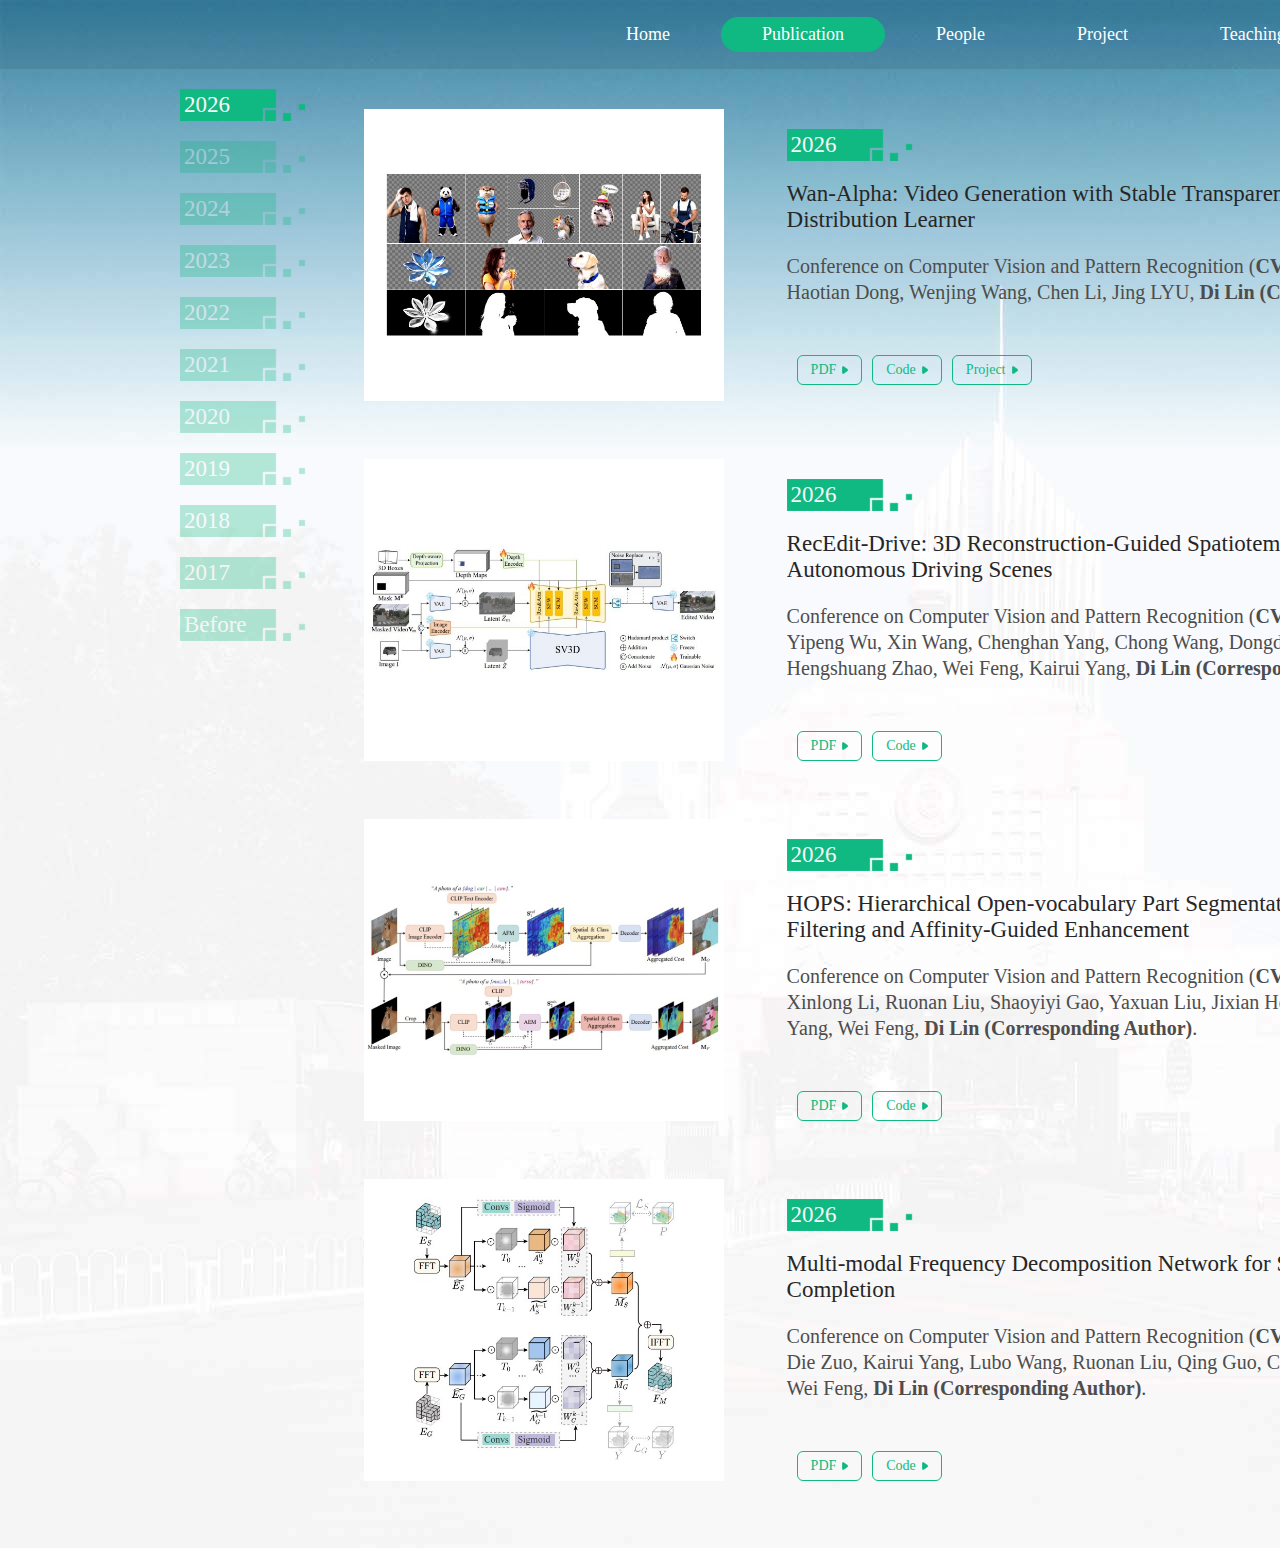
<file: publication_2026.html>
<!DOCTYPE html>
<html lang="en">
<head>
    <meta charset="UTF-8">
    <meta name="viewport" content="width=device-width, initial-scale=1.0, minimum-scale=1.0, maximum-scale=1.0, user-scalable=no">
	<meta name="renderer" content="webkit"><meta http-equiv="X-UA-Compatible" content="IE=edge,chrome=1">
<meta http-equiv="x-dns-prefetch-control" content="on">
    <meta http-equiv="X-UA-Compatible" content="ie-edge">
    <title>IDV Lab</title>
    <link rel="icon" href="img/tju.ico" type="image/x-icon" />
    <link rel="shortcut icon" href="img/tju.ico" type="image/x-icon"/>
	 <link rel="stylesheet" media="screen" href="css/style.css">
	 <link rel="stylesheet" type="text/css" href="css/swiper.min.css"/>
    <script src="js/jquery-2.1.1.min.js"></script>
    <script src="js/common.js"></script>
<style type="text/css">
	.warp{
		width: 1920px;
		height: 1548px;
		background: url("img/bj2.jpg")no-repeat center top;
		background-size: cover;
	}
</style>
</head>
<body>
<div class="warp">
	<div class="header">
	     <div class="header_con">
			 <a href="index.html">Home</a>
			 <a href="publication.html" class="active">Publication</a>
			 <a href="people.html">People</a>
			 <a href="">Project</a>
             <a href="">Teaching</a>
		 </div>
	</div>

       <div class="publication">

       <div class="left" id="pub_nav">	
		                <a href="publication_2026.html">
					    <div class="year "  style="cursor:pointer;" >
                            <div class="bt_top" id="bt_2026">2026</div>
                        </div>
                        </a>
		   
                        <a href="publication_2025.html">
					    <div class="year "  style="cursor:pointer;" >
                            <div class="bt_top" id="bt_2025">2025</div>
                        </div>
                        </a>
		
                        <a href="publication_2024.html">
					    <div class="year "  style="cursor:pointer;" >
                            <div class="bt_top" id="bt_2024">2024</div>
                        </div>
                        </a>

                        <a href="publication_2023.html">
					    <div class="year "  style="cursor:pointer;" >
                            <div class="bt_top" id="bt_2023">2023</div>
                        </div>
                        </a>

		                <a href="publication_2022.html">
					    <div class="year "  style="cursor:pointer;" >
                            <div class="bt_top" id="bt_2022">2022</div>
                        </div>
                        </a>   
		
                        <a href="publication_2021.html">
					    <div class="year "  style="cursor:pointer;" >
                            <div class="bt_top" id="bt_2021">2021</div>
                        </div>
                        </a>
			
                        <a href="publication_2020.html">
					    <div class="year "  style="cursor:pointer;" >
                            <div class="bt_top" id="bt_2020">2020</div>
                        </div>
                        </a>
				
                        <a href="publication_2019.html">
					    <div class="year "  style="cursor:pointer;" >
                            <div class="bt_top" id="bt_2019">2019</div>
                        </div>
                        </a>
										
                        <a href="publication_2018.html">
					    <div class="year "  style="cursor:pointer;" >
                            <div class="bt_top" id="bt_2018">2018</div>
                        </div>
                        </a>
											
                        <a href="publication_2017.html">
					    <div class="year "  style="cursor:pointer;" >
                            <div class="bt_top" id="bt_2017">2017</div>
                        </div>
                        </a>
										
                        <a href="publication_before.html">
					    <div class="year "  style="cursor:pointer;" >
                            <div class="bt_top" id="bt_before">Before</div>
                        </div>
                        </a>
									
						
       </div>


	<div class="homelist" id="paper_list">

		<div class="listrow">
			<div class="ka">
			<img src="img/indexpics/Wan_CVPR2026.jpg" class="imgs" width="360px" >
			<div class="rowboxs">
				<div class="bt_top">2026</div>
				<h2>Wan-Alpha: Video Generation with Stable Transparency via Shiftable RGB-A Distribution Learner</h2>
				<p>Conference on Computer Vision and Pattern Recognition (<b>CVPR</b>), 2026.</p>
				<p>Haotian Dong, Wenjing Wang, Chen Li, Jing LYU, <b>Di Lin (Corresponding Author)</b>.</p>
				<div class="bt_bot">
					<div class="btns">
					<a href="https://arxiv.org/pdf/2509.24979"  target="_blank"><div class="btnrow">
							<h6>PDF</h6>
							<img src="img/homeicon1.png" width="6" >
						</div></a>
					<a href="https://github.com/WeChatCV/Wan-Alpha"  target="_blank"><div class="btnrow">
							<h6>Code</h6>
							<img src="img/homeicon1.png" width="6" >
						</div></a>
					<a href="https://donghaotian123.github.io/Wan-Alpha/"  target="_blank"><div class="btnrow">
							<h6>Project</h6>
							<img src="img/homeicon1.png" width="6" >
						</div></a>
					</div>
				</div>
			</div>
			</div>
		</div>

		<div class="listrow">
			<div class="ka">
			<img src="img/indexpics/RecEdit_CVPR2026.jpg" class="imgs" width="360px" >
			<div class="rowboxs">
				<div class="bt_top">2026</div>
				<h2>RecEdit-Drive: 3D Reconstruction-Guided Spatiotemporal Video Editing for Autonomous Driving Scenes</h2>
				<p>Conference on Computer Vision and Pattern Recognition (<b>CVPR</b>), 2026.</p>
				<p>Yipeng Wu, Xin Wang, Chenghan Yang, Chong Wang, Dongdong Wu, Wanchao Su, Hengshuang Zhao, Wei Feng, Kairui Yang, <b>Di Lin (Corresponding Author)</b>.</p>
				<div class="bt_bot">
					<div class="btns">
					<a href=""  target="_blank"><div class="btnrow">
							<h6>PDF</h6>
							<img src="img/homeicon1.png" width="6" >
						</div></a>
					<a href="https://github.com"  target="_blank"><div class="btnrow">
							<h6>Code</h6>
							<img src="img/homeicon1.png" width="6" >
						</div></a>
					</div>
				</div>
			</div>
			</div>
		</div>

		<div class="listrow">
			<div class="ka">
			<img src="img/indexpics/HOPS_CVPR2026.jpg" class="imgs" width="360px" >
			<div class="rowboxs">
				<div class="bt_top">2026</div>
				<h2>HOPS: Hierarchical Open-vocabulary Part Segmentation with Attention-Aware Filtering and Affinity-Guided Enhancement</h2>
				<p>Conference on Computer Vision and Pattern Recognition (<b>CVPR</b>), 2026.</p>
				<p>Xinlong Li, Ruonan Liu, Shaoyiyi Gao, Yaxuan Liu, Jixian He, Jiaxin Li, Qing Guo, Kairui Yang, Wei Feng, <b>Di Lin (Corresponding Author)</b>.</p>
				<div class="bt_bot">
					<div class="btns">
					<a href=""  target="_blank"><div class="btnrow">
							<h6>PDF</h6>
							<img src="img/homeicon1.png" width="6" >
						</div></a>
					<a href="https://github.com"  target="_blank"><div class="btnrow">
							<h6>Code</h6>
							<img src="img/homeicon1.png" width="6" >
						</div></a>
					</div>
				</div>
			</div>
			</div>
		</div>

		<div class="listrow">
			<div class="ka">
			<img src="img/indexpics/MFD_CVPR2026.jpg" class="imgs" width="360px" >
			<div class="rowboxs">
				<div class="bt_top">2026</div>
				<h2>Multi-modal Frequency Decomposition Network for Semantic Scene Completion</h2>
				<p>Conference on Computer Vision and Pattern Recognition (<b>CVPR</b>), 2026.</p>
				<p>Die Zuo, Kairui Yang, Lubo Wang, Ruonan Liu, Qing Guo, Chong Wang, Dongdong Wu, Wei Feng, <b>Di Lin (Corresponding Author)</b>.</p>
				<div class="bt_bot">
					<div class="btns">
					<a href=""  target="_blank"><div class="btnrow">
							<h6>PDF</h6>
							<img src="img/homeicon1.png" width="6" >
						</div></a>
					<a href="https://github.com"  target="_blank"><div class="btnrow">
							<h6>Code</h6>
							<img src="img/homeicon1.png" width="6" >
						</div></a>
					</div>
				</div>
			</div>
			</div>
		</div>


		<div class="listrow">
			<div class="ka">
			<img src="img/indexpics/BA_CVPR2026.jpg" class="imgs" width="360px" >
			<div class="rowboxs">
				<div class="bt_top">2026</div>
				<h2>BA-GS: Bayesian Adaptive Gaussian Splatting for SFM-Free 3D Reconstruction</h2>
				<p>Conference on Computer Vision and Pattern Recognition (<b>CVPR</b>), 2026.</p>
				<p>Zhongjie Ma, Xin Wang, Haotian Dong, Chong Wang, Dongdong Wu, Changqing Zhang, <b>Di Lin (Corresponding Author)</b>.</p>
				<div class="bt_bot">
					<div class="btns">
					<a href=""  target="_blank"><div class="btnrow">
							<h6>PDF</h6>
							<img src="img/homeicon1.png" width="6" >
						</div></a>
					<a href="https://github.com"  target="_blank"><div class="btnrow">
							<h6>Code</h6>
							<img src="img/homeicon1.png" width="6" >
						</div></a>
					</div>
				</div>
			</div>
			</div>
		</div>

		<div class="listrow">
			<div class="ka">
			<img src="img/indexpics/DrivePI_CVPR2026.jpg" class="imgs" width="360px" >
			<div class="rowboxs">
				<div class="bt_top">2026</div>
				<h2>DrivePI: Spatial-aware 4D MLLM for Unified Autonomous Driving Understanding, Perception, Prediction and Planning</h2>
				<p>Conference on Computer Vision and Pattern Recognition (<b>CVPR</b>), 2026.</p>
				<p>Zhe Liu, Runhui Huang, Rui Yang, Siming Yan, Zining Wang, Lu Hou, <b>Di Lin</b>, Xiang Bai, Hengshuang Zhao.</p>
				<div class="bt_bot">
					<div class="btns">
					<a href=""  target="_blank"><div class="btnrow">
							<h6>PDF</h6>
							<img src="img/homeicon1.png" width="6" >
						</div></a>
					<a href="https://github.com"  target="_blank"><div class="btnrow">
							<h6>Code</h6>
							<img src="img/homeicon1.png" width="6" >
						</div></a>
					</div>
				</div>
			</div>
			</div>
		</div>
		

		<div class="listrow">
			<div class="ka">
			<img src="img/indexpics/OccDriver_ICLR2026.jpg" class="imgs" width="360px" >
			<div class="rowboxs">
				<div class="bt_top">2026</div>
				<h2>OccDriver: Future Occupancy Guided Dual-branch Trajectory Planner in Autonomous Driving</h2>
				<p>International Conference on Learning Representations (<b>ICLR</b>), 2026.</p>
				<p>Zhao Huang, Bowen Zhang, Zhongzhu Li, <b>Di Lin (Corresponding Author)</b>.</p>
				<div class="bt_bot">
					<div class="btns">
					<a href=""  target="_blank"><div class="btnrow">
							<h6>PDF</h6>
							<img src="img/homeicon1.png" width="6" >
						</div></a>
					<a href="https://github.com"  target="_blank"><div class="btnrow">
							<h6>Code</h6>
							<img src="img/homeicon1.png" width="6" >
						</div></a>
					</div>
				</div>
			</div>
			</div>
		</div>


		<div class="listrow">
				<div class="ka">
				<img src="img/indexpics/FreeMem_AAAI2026.jpg" class="imgs" width="360px" >
				<div class="rowboxs">
					<div class="bt_top">2026</div>
					<h2>FreeMem: Enhancing Consistency in Long Video Generation via Tuning-Free Memory</h2>
					<p>AAAI Conference on Artificial Intelligence (<b>AAAI</b>), 2026.</p>
					<p>Jibin Peng, <b>Di Lin (Co-first Author)</b>, Zhecheng Xu, Haoran Lu, Ruonan Liu, Wuyuan Xie, Miaohui Wang, Lingyu Liang, Yi Wang, Qing Guo.</p>
					<div class="bt_bot">
						<div class="btns">
						<a href=""  target="_blank"><div class="btnrow">
								<h6>PDF</h6>
								<img src="img/homeicon1.png" width="6" >
							</div></a>
						<a href="https://github.com"  target="_blank"><div class="btnrow">
								<h6>Code</h6>
								<img src="img/homeicon1.png" width="6" >
							</div></a>
						</div>
					</div>
				</div>
				</div>
			</div>


		<div class="listrow">
				<div class="ka">
				<img src="img/indexpics/CorrectAD_AAAI2026.jpg" class="imgs" width="360px" >
				<div class="rowboxs">
					<div class="bt_top">2026</div>
					<h2>CorrectAD: A Self-Correcting Agentic System to Improve End-to-end Planning in Autonomous Driving</h2>
					<p>AAAI Conference on Artificial Intelligence (<b>AAAI</b>), 2026.</p>
					<p>Enhui Ma, Lijun Zhou, Tao Tang, Jiahuan Zhang, Junpeng Jiang, Zhan Zhang, Dong Han, Kun Zhan, Xueyang Zhang, Xianpeng Lang, Haiyang Sun, Xia Zhou, <b>Di Lin</b>, Kaicheng Yu.</p>
					<div class="bt_bot">
						<div class="btns">
						<a href=""  target="_blank"><div class="btnrow">
								<h6>PDF</h6>
								<img src="img/homeicon1.png" width="6" >
							</div></a>
						<a href="https://github.com"  target="_blank"><div class="btnrow">
								<h6>Code</h6>
								<img src="img/homeicon1.png" width="6" >
							</div></a>
						</div>
					</div>
				</div>
				</div>
			</div>
		
		
		<div class="listrow">
				<div class="ka">
				<img src="img/indexpics/Firing_AAAI2026.jpg" class="imgs" width="360px" >
				<div class="rowboxs">
					<div class="bt_top">2026</div>
					<h2>Firing Bits Where It Matters: Spiking-Guided Just Recognizable Distortion Modeling for Machine-Centric Video Coding</h2>
					<p>AAAI Conference on Artificial Intelligence (<b>AAAI</b>), 2026.</p>
					<p>Wuyuan Xie, Zhenming Li, Yuwu Lu, <b>Di Lin</b>, Yun Song, Miaohui Wang.</p>
					<div class="bt_bot">
						<div class="btns">
						<a href=""  target="_blank"><div class="btnrow">
								<h6>PDF</h6>
								<img src="img/homeicon1.png" width="6" >
							</div></a>
						<a href="https://github.com"  target="_blank"><div class="btnrow">
								<h6>Code</h6>
								<img src="img/homeicon1.png" width="6" >
							</div></a>
						</div>
					</div>
				</div>
				</div>
			</div>

		

			<div class="listrow">
				<div class="ka">
				<img src="img/indexpics/Exploiting_AAAI2026.jpg" class="imgs" width="360px" >
				<div class="rowboxs">
					<div class="bt_top">2026</div>
					<h2>Exploiting Geometric Structures for Modeling Multi-Agent Behaviors: A New Thinking</h2>
					<p>AAAI Conference on Artificial Intelligence (<b>AAAI</b>), 2026, <b>(Oral Presentation)</b>.</p>
					<p>Bohao Qu, Xiaofeng Cao, Bing Li, Menglin Zhang, Tuan-Anh Vu, <b>Di Lin</b>, Qing Guo.</p>
					<div class="bt_bot">
						<div class="btns">
						<a href=""  target="_blank"><div class="btnrow">
								<h6>PDF</h6>
								<img src="img/homeicon1.png" width="6" >
							</div></a>
						<a href="https://github.com"  target="_blank"><div class="btnrow">
								<h6>Code</h6>
								<img src="img/homeicon1.png" width="6" >
							</div></a>
						</div>
					</div>
				</div>
				</div>
			</div>

			<div class="listrow">
				<div class="ka">
				<img src="img/indexpics/Causal_PAMI2026.jpg" class="imgs" width="360px" >
				<div class="rowboxs">
					<div class="bt_top">2026</div>
					<h2>Causal Inference via Style Bias Deconfounding for Domain Generalization</h2>
					<p>IEEE Transactions on Pattern Analysis and Machine Intelligence (<b>TPAMI</b>), 2026.</p>
					<p>Jiaxi Li, <b>Di Lin</b>, Hao Chen, Hongying Liu, Liang Wan, Wei Feng.</p>
					<div class="bt_bot">
						<div class="btns">
						<a href=""  target="_blank"><div class="btnrow">
								<h6>PDF</h6>
								<img src="img/homeicon1.png" width="6" >
							</div></a>
						<a href="https://github.com"  target="_blank"><div class="btnrow">
								<h6>Code</h6>
								<img src="img/homeicon1.png" width="6" >
							</div></a>
						</div>
					</div>
				</div>
				</div>
			</div>

                   
			
	</div>

	</div>
</div>




 <script>
var initTopPosition= $('#pub_nav').offset().top;
var initLeftPosition= $('#pub_nav').offset().left;
$(window).scroll(function(){

if($(window).scrollLeft() <= 0 && $(window).scrollTop() <= 0)
    if($(window).scrollTop() > initTopPosition)
        $('#pub_nav').css({'position':'fixed','top':'0px','margin-right':'0px'});
    else
        $('#pub_nav').css({'position':'absolute','top':initTopPosition+'px'});
else
    $('#pub_nav').css({'position':'relative','top':$(window).scrollTop()+'px','float':'left'});

});
</script>


 <script>

$('#bt_2026').css({'opacity':'1.0'});
$('#bt_2025').css({'opacity':'0.3'});
$('#bt_2024').css({'opacity':'0.3'});
$('#bt_2023').css({'opacity':'0.3'});
$('#bt_2022').css({'opacity':'0.3'});
$('#bt_2021').css({'opacity':'0.3'});
$('#bt_2020').css({'opacity':'0.3'});
$('#bt_2019').css({'opacity':'0.3'});
$('#bt_2018').css({'opacity':'0.3'});
$('#bt_2017').css({'opacity':'0.3'});
$('#bt_before').css({'opacity':'0.3'});

paperlist=document.getElementById('paper_list');

</script>



</body>
</html>
</file>
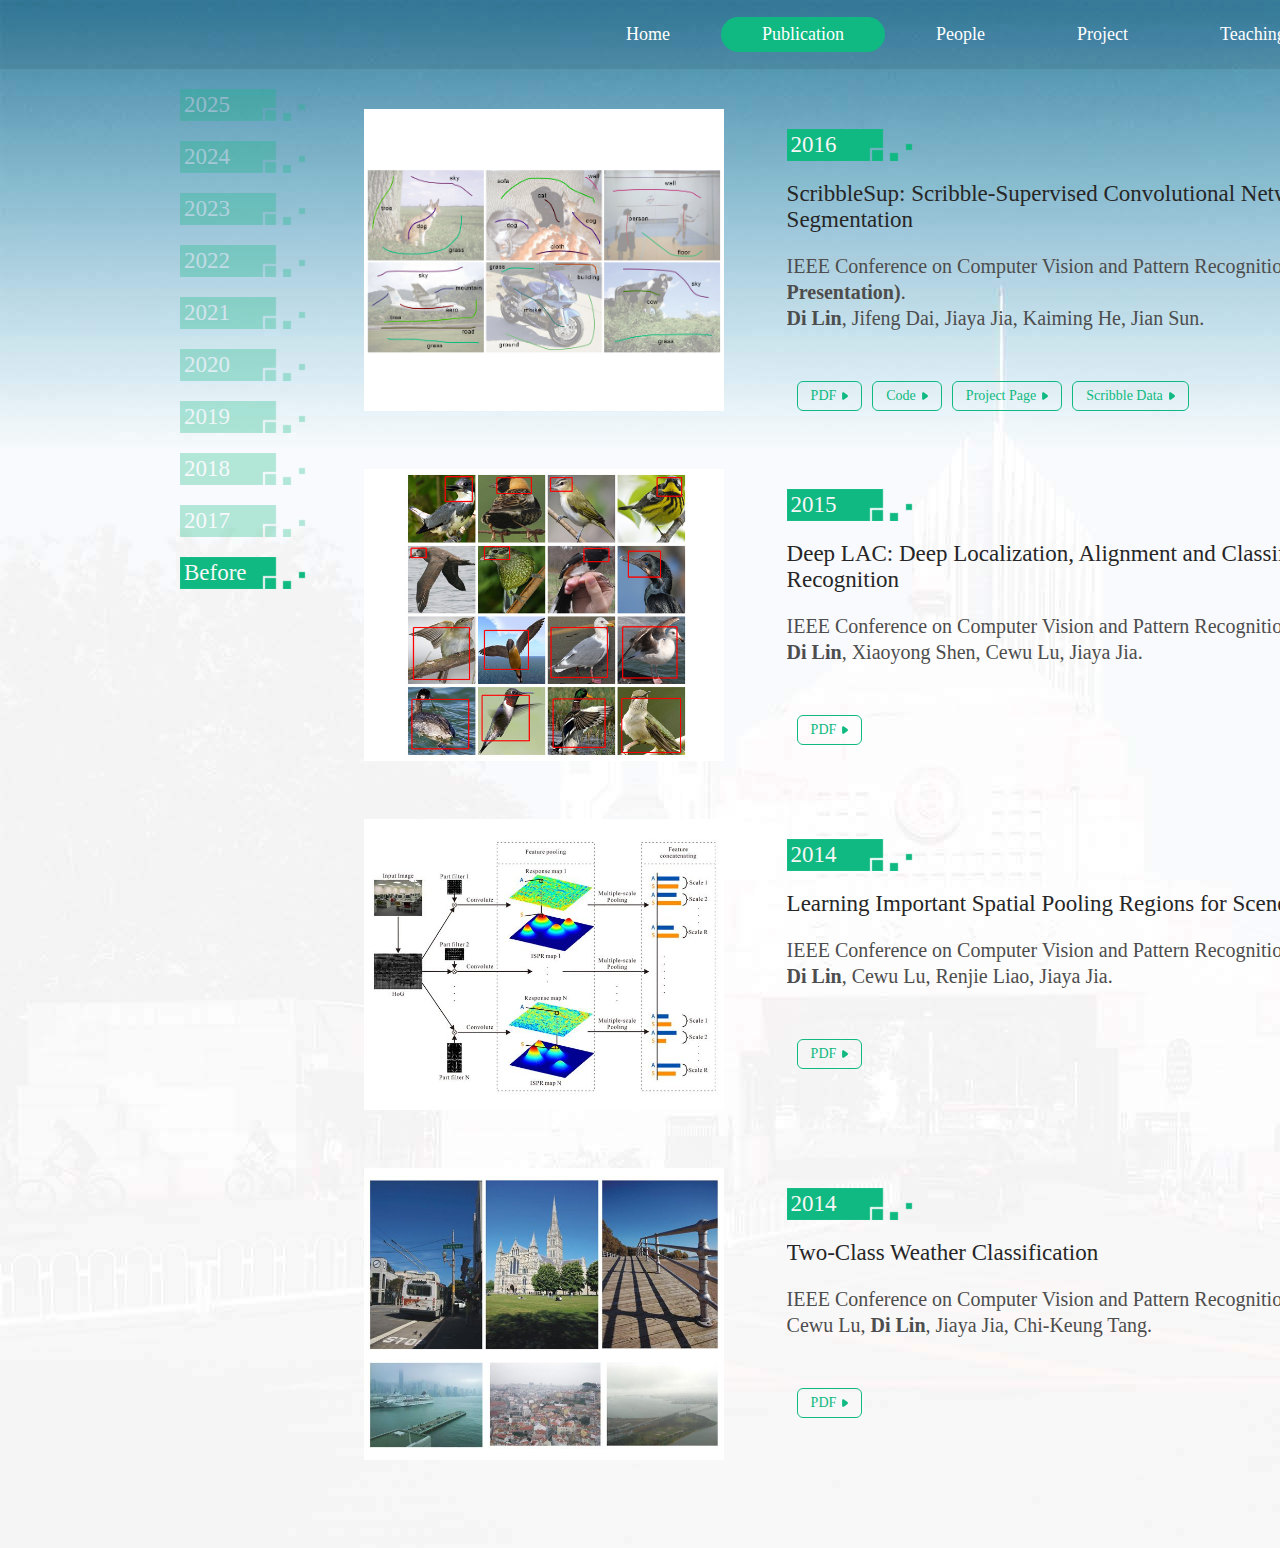
<file: publication_before.html>
<!DOCTYPE html>
<html lang="en">
<head>
    <meta charset="UTF-8">
    <meta name="viewport" content="width=device-width, initial-scale=1.0, minimum-scale=1.0, maximum-scale=1.0, user-scalable=no">
	<meta name="renderer" content="webkit"><meta http-equiv="X-UA-Compatible" content="IE=edge,chrome=1">
<meta http-equiv="x-dns-prefetch-control" content="on">
    <meta http-equiv="X-UA-Compatible" content="ie-edge">
    <title>IDV Lab</title>
    <link rel="icon" href="img/tju.ico" type="image/x-icon" />
    <link rel="shortcut icon" href="img/tju.ico" type="image/x-icon"/>
	 <link rel="stylesheet" media="screen" href="css/style.css">
	 <link rel="stylesheet" type="text/css" href="css/swiper.min.css"/>
    <script src="js/jquery-2.1.1.min.js"></script>
    <script src="js/common.js"></script>
<style type="text/css">
	.warp{
		width: 1920px;
		height: 1548px;
		background: url("img/bj2.jpg")no-repeat center top;
		background-size: cover;
	}
</style>
</head>
<body>
<div class="warp">
	<div class="header">
	     <div class="header_con">
			 <a href="index.html">Home</a>
			 <a href="publication.html" class="active">Publication</a>
			 <a href="people.html">People</a>
			 <a href="">Project</a>
             <a href="">Teaching</a>
		 </div>
	</div>

       <div class="publication">

       <div class="left" id="pub_nav">	
	                <a href="publication_2025.html">
					    <div class="year "  style="cursor:pointer;" >
                            <div class="bt_top" id="bt_2025">2025</div>
                        </div>
                        </a>
	       
		        <a href="publication_2024.html">
					    <div class="year "  style="cursor:pointer;" >
                            <div class="bt_top" id="bt_2024">2024</div>
                        </div>
                        </a>
                        
                        <a href="publication_2023.html">
					    <div class="year "  style="cursor:pointer;" >
                            <div class="bt_top" id="bt_2023">2023</div>
                        </div>
                        </a>

		                <a href="publication_2022.html">
					    <div class="year "  style="cursor:pointer;" >
                            <div class="bt_top" id="bt_2022">2022</div>
                        </div>
                        </a>   
		
                        <a href="publication_2021.html">
					    <div class="year "  style="cursor:pointer;" >
                            <div class="bt_top" id="bt_2021">2021</div>
                        </div>
                        </a>
			
                        <a href="publication_2020.html">
					    <div class="year "  style="cursor:pointer;" >
                            <div class="bt_top" id="bt_2020">2020</div>
                        </div>
                        </a>
				
                        <a href="publication_2019.html">
					    <div class="year "  style="cursor:pointer;" >
                            <div class="bt_top" id="bt_2019">2019</div>
                        </div>
                        </a>
										
                        <a href="publication_2018.html">
					    <div class="year "  style="cursor:pointer;" >
                            <div class="bt_top" id="bt_2018">2018</div>
                        </div>
                        </a>
											
                        <a href="publication_2017.html">
					    <div class="year "  style="cursor:pointer;" >
                            <div class="bt_top" id="bt_2017">2017</div>
                        </div>
                        </a>
										
                        <a href="publication_before.html">
					    <div class="year "  style="cursor:pointer;" >
                            <div class="bt_top" id="bt_before">Before</div>
                        </div>
                        </a>
									
						
       </div>


	<div class="homelist" id="paper_list">
        <div class="listrow">
                       <div class="ka">
				<img src="img/indexpics/scribblesup_cvpr2016.jpg" class="imgs" width="360px" >
				<div class="rowboxs">
                                        <div id="before"></div>
					<div class="bt_top">2016</div>
					<h2>ScribbleSup: Scribble-Supervised Convolutional Networks for Semantic Segmentation</h2>
                                        <p>IEEE Conference on Computer Vision and Pattern Recognition (<b>CVPR</b>), 2016, <b>(Oral Presentation)</b>.</p>
					<p><b>Di Lin</b>, Jifeng Dai, Jiaya Jia, Kaiming He, Jian Sun.</p>
					<div class="bt_bot">
						<div class="btns">
						<a href="papers/scribblesup_cvpr2016.pdf"  target="_blank"><div class="btnrow">
								<h6>PDF</h6>
								<img src="img/homeicon1.png" width="6" >
							</div></a>
						<a href="https://drive.google.com/file/d/1rIhh-jqUtgDdZNOzNk-4fbwnHUVt7pw5/view?usp=sharing"  target="_blank"><div class="btnrow">
								<h6>Code</h6>
								<img src="img/homeicon1.png" width="6" >
							</div></a>
						<a href="http://www.jifengdai.org/downloads/scribble_sup/"  target="_blank"><div class="btnrow">
								<h6>Project Page</h6>
								<img src="img/homeicon1.png" width="6" >
							</div></a>
						<a href="https://drive.google.com/file/d/1NLXkH0Pj-VrwJeLeOcXVi0AFtUCcKlEu/view?usp=drive_link"  target="_blank"><div class="btnrow">
								<h6>Scribble Data</h6>
								<img src="img/homeicon1.png" width="6" >
							</div></a>
					</div>
				</div>
                              </div>
			</div>
                 </div>
                   <div class="listrow">
                       <div class="ka">
				<img src="img/indexpics/deeplac_cvpr2015.jpg" class="imgs" width="360px" >
				<div class="rowboxs">
					<div class="bt_top">2015</div>
					<h2>Deep LAC: Deep Localization, Alignment and Classification for Fine-grained Recognition</h2>
                                        <p>IEEE Conference on Computer Vision and Pattern Recognition (<b>CVPR</b>), 2015.</p>
					<p><b>Di Lin</b>, Xiaoyong Shen, Cewu Lu, Jiaya Jia.</p>
					<div class="bt_bot">
						<div class="btns">
						<a href="papers/deeplac_cvpr2015.pdf"  target="_blank"><div class="btnrow">
								<h6>PDF</h6>
								<img src="img/homeicon1.png" width="6" >
							</div></a>
					</div>
				</div>
                              </div>
			</div>
                   </div>
                   <div class="listrow">
                       <div class="ka">
				<img src="img/indexpics/ispr_cvpr2014.jpg" class="imgs" width="360px" >
				<div class="rowboxs">
					<div class="bt_top">2014</div>
					<h2>Learning Important Spatial Pooling Regions for Scene Classification</h2>
                                        <p>IEEE Conference on Computer Vision and Pattern Recognition (<b>CVPR</b>), 2014.</p>
					<p><b>Di Lin</b>, Cewu Lu, Renjie Liao, Jiaya Jia.</p>
					<div class="bt_bot">
						<div class="btns">
						<a href="papers/ispr_cvpr2014.pdf"  target="_blank"><div class="btnrow">
								<h6>PDF</h6>
								<img src="img/homeicon1.png" width="6" >
							</div></a>
					</div>
				</div>
                              </div>
			</div>
                   </div>
                   <div class="listrow">
                       <div class="ka">
				<img src="img/indexpics/weatherclass_cvpr2014.jpg" class="imgs" width="360px" >
				<div class="rowboxs">
					<div class="bt_top">2014</div>
					<h2>Two-Class Weather Classification</h2>
                                        <p>IEEE Conference on Computer Vision and Pattern Recognition (<b>CVPR</b>), 2014.</p>
					<p>Cewu Lu, <b>Di Lin</b>, Jiaya Jia, Chi-Keung Tang.</p>
					<div class="bt_bot">
						<div class="btns">
						<a href="papers/weatherclass_cvpr2014.pdf"  target="_blank"><div class="btnrow">
								<h6>PDF</h6>
								<img src="img/homeicon1.png" width="6" >
							</div></a>
					</div>
				</div>
                              </div>
			</div>
                   </div>
                   
           
	</div>

	</div>
</div>




 <script>
var initTopPosition= $('#pub_nav').offset().top;
var initLeftPosition= $('#pub_nav').offset().left;
$(window).scroll(function(){

if($(window).scrollLeft() <= 0 && $(window).scrollTop() <= 0)
    if($(window).scrollTop() > initTopPosition)
        $('#pub_nav').css({'position':'fixed','top':'0px','margin-right':'0px'});
    else
        $('#pub_nav').css({'position':'absolute','top':initTopPosition+'px'});
else
    $('#pub_nav').css({'position':'relative','top':$(window).scrollTop()+'px','float':'left'});

});
</script>


 <script>

$('#bt_2025').css({'opacity':'0.3'});
$('#bt_2024').css({'opacity':'0.3'});
$('#bt_2023').css({'opacity':'0.3'});
$('#bt_2022').css({'opacity':'0.3'});
$('#bt_2021').css({'opacity':'0.3'});
$('#bt_2020').css({'opacity':'0.3'});
$('#bt_2019').css({'opacity':'0.3'});
$('#bt_2018').css({'opacity':'0.3'});
$('#bt_2017').css({'opacity':'0.3'});
$('#bt_before').css({'opacity':'1.0'});

paperlist=document.getElementById('paper_list');

</script>



</body>
</html>
</file>
<file: jemdoc.css>
/* Default css file for jemdoc. */

table#tlayout {
    border: none;
    border-collapse: separate;
    background: white;
}
/*
body {
	background: white;
	padding-bottom: 8px;
	margin: 0;
}
*/
html {
  background-color: #eeeeee; 
}

body { 
  font-family: Georgia, serif;
  color: #000;
  background-color: #ffffff; 
  text-align:left; /* for IE */
  margin-top: 30px; 
  margin-bottom: 30px;
  margin-left: auto;
  margin-right: auto;
  padding-left:  50px;
  padding-right: 50px;
  padding-top: 10px;
  padding-bottom: 30px;
  max-width: 960px;
}

#layout-menu {
	background: #f6f6f6;
	border: 1px solid #dddddd;
	padding-top: 0.5em;
	padding-left: 8px;
	padding-right: 8px;
	font-size: 1.0em;
	width: auto;
	white-space: nowrap;
    text-align: left;
    vertical-align: top;
}

#layout-menu td {
	background: #f4f4f4;
    vertical-align: top;
}

#layout-content {
	padding-top: 0.0em;
	padding-left: 1.0em;
	padding-right: 1.0em;
    border: none;
    background: white;
    text-align: left;
    vertical-align: top;
}

#layout-menu a {
	line-height: 1.5em;
	margin-left: 0.5em;
}

tt {
    background: #ffffdd;
}

pre, tt {
	font-size: 90%;
	font-family: monaco, monospace;
}

a, a > tt {
	color: #224b8d;
	text-decoration: none;
}

a:hover {
	border-bottom: 1px gray dotted;
}

#layout-menu a.current:link, #layout-menu a.current:visited {
	color: #022b6d;
	border-bottom: 1px gray solid;
}
#layout-menu a:link, #layout-menu a:visited, #layout-menu a:hover {
	color: #527bbd;
	text-decoration: none;
}
#layout-menu a:hover {
	text-decoration: none;
}

div.menu-category {
	border-bottom: 1px solid gray;
	margin-top: 0.8em;
	padding-top: 0.2em;
	padding-bottom: 0.1em;
	font-weight: bold;
}

div.menu-item {
	padding-left: 16px;
	text-indent: -16px;
}

div#toptitle {
	padding-bottom: 0.2em;
	margin-bottom: 1.5em;
	/*border-bottom: 3px double gray;*/
}

/* Reduce space if we begin the page with a title. */
div#toptitle + h2, div#toptitle + h3 {
	margin-top: 0em;
}

div#subtitle {
	margin-top: 0.0em;
	margin-bottom: 0.0em;
	padding-top: 0em;
	padding-bottom: 0.1em;
}

em {
	font-style: italic;
}

strong {
	font-weight: bold;
}


h1, h2, h3 {
	color: #527bbd;
	margin-top: 0.7em;
	margin-bottom: 0.5em;
	padding-bottom: 0.2em;
	line-height: 1.0;
	padding-top: 0.5em;
	border-bottom: 1px solid #aaaaaa;
}

h1 {
	font-size: 165%;
	padding-bottom: 0.3em;
}

h2 {
	padding-top: 0.8em;
	font-size: 125%;
}

h2 + h3 {
    padding-top: 0.2em;
}

h3 {
	font-size: 110%;
	border-bottom: none;
}

p {
	margin-top: 0.0em;
	margin-bottom: 0.0em;
	padding: 0;
	line-height: 1.3;
}

pre {
	padding: 0;
	margin: 0;
}

div#footer {
	font-size: small;
	border-top: 1px solid #c0c0c0;
	padding-top: 0.1em;
	margin-top: 4.0em;
	color: #c0c0c0;
}

div#footer a {
	color: #80a0b0;
}

div#footer-text {
	float: left;
	padding-bottom: 8px;
}

ul, ol, dl {
	margin-top: 0.2em;
	padding-top: 0;
	margin-bottom: 0.8em;
}

dt {
	margin-top: 0.5em;
	margin-bottom: 0;
}

dl {
	margin-left: 20px;
}

dd {
	color: #222222;
}

dd > *:first-child {
	margin-top: 0;
}

ul {
	list-style-position: outside;
	list-style-type: square;
}

p + ul, p + ol {
	margin-top: -0.5em;
}

li {
	margin-top:0.9em;
}

ol {
	list-style-position: outside;
	list-style-type: decimal;
}

li p, dd p {
	margin-bottom: 0.3em;
}


ol ol {
	list-style-type: lower-alpha;
}

ol ol ol {
	list-style-type: lower-roman;
}

p + div.codeblock {
	margin-top: -0.6em;
}

div.codeblock, div.infoblock {
	margin-right: 0%;
	margin-top: 1.2em;
	margin-bottom: 1.3em;
}

div.blocktitle {
	font-weight: bold;
	color: #cd7b62;
	margin-top: 1.2em;
	margin-bottom: 0.1em;
}

div.blockcontent {
	border: 1px solid silver;
	padding: 0.3em 0.5em;
}

div.infoblock > div.blockcontent {
	background: #ffffee;
}

div.blockcontent p + ul, div.blockcontent p + ol {
	margin-top: 0.4em;
}

div.infoblock p {
	margin-bottom: 0em;
}

div.infoblock li p, div.infoblock dd p {
	margin-bottom: 0.5em;
}

div.infoblock p + p {
	margin-top: 0.8em;
}

div.codeblock > div.blockcontent {
	background: #f6f6f6;
}

span.pycommand {
	color: #000070;
}

span.statement {
	color: #008800;
}
span.builtin {
	color: #000088;
}
span.special {
	color: #990000;
}
span.operator {
	color: #880000;
}
span.error {
	color: #aa0000;
}
span.comment, span.comment > *, span.string, span.string > * {
	color: #606060;
}

@media print {
	#layout-menu { display: none; }
}

#fwtitle {
	margin: 2px;
}

#fwtitle #toptitle {
	padding-left: 0.5em;
	margin-bottom: 0.5em;
}

#layout-content h1:first-child, #layout-content h2:first-child, #layout-content h3:first-child {
	margin-top: -0.7em;
}

div#toptitle h1, #layout-content div#toptitle h1 {
	margin-bottom: 0.0em;
	padding-bottom: 0.1em;
	padding-top: 0;
	margin-top: 0.5em;
	border-bottom: none;
}

img.eq {
	padding: 0;
	padding-left: 0.1em;
	padding-right: 0.1em;
	margin: 0;
}

img.eqwl {
	padding-left: 2em;
	padding-top: 0.6em;
	padding-bottom: 0.2em;
	margin: 0;
}

table + table {
    margin-top: 1em;
}

tr.heading {
    font-weight: bold;
    border-bottom: 2px solid black;
}

img {
    border: none;
}

table.imgtable, table.imgtable td {
    border: none;
    text-align: left;
}
</file>
<file: css/style.css>
/* =============================================================================
   HTML5 CSS Reset Minified - Eric Meyer
   ========================================================================== */
@charset "utf-8";
/*reset*/
*{word-wrap:break-word;}
html,body,h1,h2,h3,h4,h5,h6,hr,p,iframe,dl,dt,dd,ul,ol,li,pre,form,button,input,textarea,th,td,fieldset{margin:0;padding:0;font-weight: normal;-webkit-tap-highlight-color: transparent;}
ul,ol,dl{list-style-type:none}
html,body{*position:static;font-size: 0.22rem;color: #666;background: #fff;margin: 0 auto;width: 100%;height: 100%;-webkit-overflow-scrolling: touch;-webkit-text-size-adjust:100%;-ms-text-size-adjust:100%}
address,caption,cite,code,dfn,em,th,var{font-style:normal;font-weight:400}
i,input,button,textarea,select,optgroup,option{font-family:inherit;font-size:inherit;font-style:inherit;font-weight:inherit}
input,button{overflow: visible;vertical-align:middle;outline:none;border: 0;}
body,th,td,button,input,select,textarea{font-family:"SourceHanSansCN-Medium",arial;-webkit-font-smoothing: antialiased;-moz-osx-font-smoothing:grayscale}
h1,h2,h3,h4,h5,h6{font-size:100%}
a,area{outline:none;blr:expression(this.onFocus=this.blur())}
a{text-decoration:none;cursor: pointer;-webkit-tap-highlight-color: transparent;}
a:hover{text-decoration:none;outline:none}
a.ie6:hover{zoom:1}
a:focus{outline:none}
a:hover,a:active{outline:none}:focus{outline:none}
sub,sup{vertical-align:baseline}
button,input[type="button"], input[type="submit"] {line-height:normal !important;}
/*img*/
img{border:0;}
a img,img{-ms-interpolation-mode:bicubic}
.clearfix:after {content:"";display: block;height: 0;clear: both;visibility: hidden;}
/*HTML5 reset*/
header,footer,section,aside,details,menu,article,section,nav,address,hgroup,figure,figcaption,legend{display:block;margin:0;padding:0}time{display:inline}
audio,canvas,video{display:inline-block;*display:inline;*zoom:1}
audio:not([controls]){display:none}
legend{width:100%;margin-bottom:20px;font-size:21px;line-height:40px;border:0;border-bottom:1px solid #e5e5e5}
legend small{font-size:15px;color:#999}
svg:not(:root) {overflow: hidden}
fieldset {border-width:0;padding: 0.35em 0.625em 0.75em;margin: 0 2px;border: 1px solid #c0c0c0}
input{outline: none;}
input[type="number"]::-webkit-inner-spin-button,input[type="number"]::-webkit-outer-spin-button {height: auto}
input[type="search"] {-webkit-appearance: textfield; /* 1 */-moz-box-sizing: content-box;-webkit-box-sizing: content-box; /* 2 */box-sizing: content-box}
input[type="search"]::-webkit-search-cancel-button,input[type="search"]::-webkit-search-decoration {-webkit-appearance: none}
input[type="text"], input[type="tel"],input[type="button"], input[type="submit"], input[type="reset"],textarea{-webkit-appearance: none; border-radius: 0;-webkit-tap-highlight-color: rgba(0, 0, 0, 0);}
input::-webkit-outer-spin-button,
input::-webkit-inner-spin-button{-webkit-appearance: none !important; margin: 0;}
input::-moz-placeholder, textarea::-moz-placeholder{color: #ccc;}
input:-ms-input-placeholder, textarea:-ms-input-placeholder{color: #ccc;}
input::-webkit-input-placeholder, textarea::-webkit-input-placeholder{color: #ccc;}


/* =============================================================================
   My CSS
   ========================================================================== */

/* ---- base ---- */

html,body{ 
	width:auto;
	height:auto;


}

html{
  -webkit-tap-highlight-color: rgba(0, 0, 0, 0);
}

body{
  font-family:SourceHanSansCN-Medium;
}

  /*font*/
		
      
        * {margin:0; padding:0; border:0;}
       
        .header{
            width:1920px;
            height: 69px;
			line-height: 35px;
            background-color: rgba(0, 0, 0, 0.08); 
			display: flex;
			align-items: center;
        }
		.header_con{
			width: 750px;
			margin: 0 auto;
			display: flex;
			align-items: center;
		}
		.header_con a{
			display: block;
			font-size: 18px;
			color: #fff;
			padding: 0 41px;
			border-radius: 20px;
			margin-right: 10px;
		}
		.header_con a.active{
			background-color: #10B981;
		}
		.header_con a:hover{
			background-color: #10B981;
			transition: 0.5s;
		}
		
		.indexconbox{
			width: 800px;
			height: 100px;
			padding: 20px 30px;
			text-align: center;
			background-color: rgba(0, 0, 0, 0.12);
			border-radius: 0px 0px 20px 20px;
			margin: 0 auto;
		}
		.indexconbox .titles h2{
			font-size: 38px;
			color: #fff;
			
		}
		.indexconbox .titles em{
			width: 100px;
			height: 6px;
			background: #10B981;
			border-radius: 6px 0px 0px 0px;
			display: block;
			margin: 0 auto;
		}
		.indexconbox p{
			display: block;
			text-align: center;
			font-size: 20px;
			line-height: 28px;
			color: #fff;
			width: 88%;
			margin-left: 6%;
			margin-top: 15px;			
		}
       .indexinfo{
		  width:1344px;
		  background-color: #fff;
		  margin-left:15%;
		  margin-top:30px;
		  border-radius: 12px;
		  overflow:hidden;
		 
	   }
	   .info_warp{
		   margin:30px;
		   padding: 30px 0;
			 }
	 .info_top{
		 display: flex;
		justify-content: start;
	 }
	 .banner{
		 width: 840px;
		 height: 680px;
         margin-left:30px ;
		 overflow: hidden;
	 }
	 .swiper-slide{
		 position: relative;
	 }
	 .imgtxtbox{
		 position: absolute;
		 bottom: 0;
		 left: 0;
		 width: 100%;
		 height: auto;
		 padding: 27px 0;
		 background-color: rgba(0, 0, 0, 0.60);
		 text-align: center;
	 }
	 .imgtxtbox h5{
		 display: block;
		 font-size: 24px;
		 color: #fff;
		 margin-bottom: 16px;
	 }
	 .imgtxtbox p{
		 display: block;
		 color: #fff;
		 font-size: 18px;
		 line-height: 28px;
		 margin-left:38px ;
		 margin-right:28px ;
	 }
	 .swiper-container-horizontal>.swiper-pagination-bullets, .swiper-pagination-custom, .swiper-pagination-fraction{
		     right: 30px!important;
		     width: 100px!important;
		     bottom: 20px!important;
			 left: auto!important;
	 }
	 .swiper-pagination-bullet{
		 background-color: #fff!important;
		 opacity: 0.59!important;
	 }
	 .swiper-pagination-bullet-active{
		 opacity: 1!important;
	 }
.news{
	width: 326px;
	height: auto;
	overflow: hidden;
	margin-left: 50px;
}
.news .titles{
	overflow: hidden;
}
.news .titles h4{
	font-size: 24px;
	color: #262626;
	display: block;
	position: relative;
	z-index: 2;
}
.news .titles em{
	width: 50px;
	height: 4px;
	background: #10B981;
	border-radius: 2px;
	display: block;
	position: relative;
	top: -2px;
	z-index: 1;
	left: 18px;
	
}
.newstips{
	width: 326px;
	height: 185px;
    background-color: rgba(16, 185, 129, 1.00);
	border-radius: 24px 0px 24px 24px;
	display: block;
	margin-top: 7px;
	position: relative;
}
.newstips h5{
	font-size: 22px;
	color: #fff;
	display: block;
	text-align: center;
	display: block;
	margin-bottom: 5px;
	padding-top: 8px;
}
.newstips p{
	font-size: 16px;
	line-height: 23px;
	color: #fff;
	display: block;
	margin: 0 18px;
	display: -webkit-box;
	-webkit-box-orient: vertical;
	-webkit-line-clamp: 5;
	overflow: hidden;
}
.newstips span{
	font-size: 16px;
	color: #fff;
	text-align: right;
	display: block;
	position: absolute;
	bottom: 11px;
	right: 20px;
	cursor: pointer;
	
}
.newstips span img{
	display: inline-block;
	margin-left: 10px;
}
.newstips span:hover img{
	margin-left: 20px;
	transition: 1s;
}
ul.newsul{
	width: 326px;
	background-color: rgba(16, 185, 129, 0.1);
	border-radius: 12px;
	margin-top: 10px;
}
ul.newsul li{
	display: block;
	margin: 0 20px;
}
ul.newsul li:last-child a{
	border-bottom: none;
}
ul.newsul li a{
	display: block;
padding-top: 13px;
padding-bottom: 12px;
border-bottom: 1px solid #D9D9D9;
position: relative;
}
ul.newsul li p{
	display: block;
	font-size: 16px;
	color: #333333;
	line-height: 27px;
	display: -webkit-box;
	-webkit-box-orient: vertical;
	-webkit-line-clamp: 2;
	overflow: hidden;
}
ul.newsul li span{
	font-size: 12px;
	color: #fff;
	display: block;
	background-color: #10B981;
	width: 108px;
	text-align: center;
	border-radius: 12px;
	position: absolute;
	right: 20px;
	bottom: 10px;
	
}
.info_bot{
	margin-top: 30px;
	display: flex;
	margin-left:30px ;
}

 .bot_left .titless h4{
	font-size: 24px;
	color: #262626;
	display: block;
	position: relative;
	z-index: 2;
}
.bot_left .titless em{
	width: 200px;
	height: 4px;
	background: #10B981;
	border-radius: 2px;
	display: block;
	position: relative;
	top: 1px;
	z-index: 1;
	left:20px;
	
}
.bot_left_box{
	display: flex;
	margin-top: 20px;
}
.bot_left_fl{
	display: block;
	overflow: hidden;
}
.bot_left_fl img.tx{
	display: block;
	overflow: hidden;
	width: 94px;
	height: 94px;
	border-radius: 50%;
	margin-bottom: 10px;
}
.left_fl_title{
	height: auto;
	margin: 20px 0;
}
.left_fl_title h2{
	font-size:22px;
	color: #262626;
}
.left_fl_title p{
	font-size: 16px;
	color: #4D4D4D;
}
.left_row{
	display: flex;
	align-items: top;
    width: 200px;
	margin-top: 15px;
}
.left_row p{
	font-size: 14px;
	color: #4D4D4D;
	display: block;
	margin-left: 10px;
}
.bot_left_fr{
	display: block;
	margin-left: 40px;
}
.bot_left_fr h2{
	font-size: 24px;
	color:#262626 ;
}
.left_fr_box{
	display: block;
	padding: 5px 30px 20px 0;
	border-right: 2px solid #DBDBDB;
}
.left_fr_box p{
	font-size:16px;
	color: #262626;
	line-height: 26px;
	display: block;
	width: 300px;
	margin-top: -10px;
    margin-left: 0px;
}

 .bot_right{
	 margin-left: 32px;
 }
 .bot_right .titless h4{
	font-size: 24px;
	color: #262626;
	display: block;
	position: relative;
	z-index: 2;
}
.bot_right .titless em{
	width: 160px;
	height: 4px;
	background: #10B981;
	border-radius: 2px;
	display: block;
	position: relative;
	top: 1px;
	z-index: 1;
	left:20px;
	
}
 .bot_right h6{
	 display: block;
	 font-size: 16px;
     line-height: 26px;
	 color: #262626;
	 margin-top: 18px;
	 margin-bottom: 8px;
	 display: -webkit-box;
	 -webkit-box-orient: vertical;
	 -webkit-line-clamp: 2;
	 overflow: hidden;
 }
 a.right_row{
	 display: flex;
	 align-items: center;
	 margin-top: 20px;
 }
  a.right_row p{
	  font-size: 18px;
	  color: #404040;
	 display: -webkit-box;
	 -webkit-box-orient: vertical;
	 -webkit-line-clamp: 1;
	 overflow: hidden;
  }
  
.publication {
   overflow-y: auto;
}
  
.publication .left {
    width: 145px;
    float: left;
    vertical-align: top;
    margin-left: 180px;
    position:absolute;
}

.publication .left .year i {
    position: absolute;
    width: 0;
    height: 0;
    border-width: 5px 0 5px 9px;
    border-style: solid;
    border-color: #f8f8f8 #f8f8f8 #f8f8f8 #666;
    right: 0;
    top: 50%;
    margin-top: -4.5px;
}

.publication .left .year .bt_top{
	   width: 125px;
	   height: 32px;
	   background-image: url(../img/title.png);
	   background-size: 134px 32px;
	   line-height: 32px;
	   font-size: 23px;
	   color: #F7F7F7;
	   padding-left: 4px;
	   margin-top: 20px;
   }
  
  .homelist{
	  height: 1400px;
	  
	  width:1229px;
	  margin-left: 18%;
  }
  .homelist::-webkit-scrollbar {
    display: none;
  }
  .listrow{
	  padding: 18px;
	  overflow: hidden;
	  margin-top: 22px;
  }
    .listrow:hover{
		background-color: rgba(16, 185, 129, 0.12);
	}
  .listrow .ka{
	  display: flex;
	  cursor: pointer;
  }
   .listrow .ka img.imgs{
	   width: 360px;
	   height: auto;
	   overflow: hidden;
	   margin-right: 63px;
   }
   .listrow .ka .rowboxs{
	   display: block;
	   overflow: hidden;
   }
   .listrow .ka .rowboxs .bt_top{
	   width: 125px;
	   height: 32px;
	   background-image: url(../img/title.png);
	   background-size: 134px 32px;
	   line-height: 32px;
	   font-size: 23px;
	   color: #F7F7F7;
	   padding-left: 4px;
	   margin-top: 20px;
   }
    .listrow .ka .rowboxs h2{
		display: block;
		font-size: 23px;
		color: #262626;
		margin: 20px 0;
        width: 750px;
	}
	   .listrow .ka .rowboxs p{
		   display: block;
		   font-size: 20px;
		   color: #4D4D4D;
		   display: -webkit-box;
		   -webkit-box-orient: vertical;
		   -webkit-line-clamp: 2;
		   overflow: hidden;
		  line-height: 26px;
		  width: 750px;
		   
	   }
	   .bt_bot{
		   display: flex;
		   justify-content: space-between;
		   align-items: center;
		   margin-top: 50px;
	   }
	  .bt_bot  .time_box{
		   display: flex;
	   }
	   .bt_bot  .time_box span{
		   display: block;
		   font-size: 14px;
		   color: #4D4D4D;
	   }
	   .bt_bot  .time_box span:first-child{
		   padding-right: 20px;
		   border-right: 1px solid #B3B3B3;
	   }
	   .bt_bot  .time_box span:last-child{
		   padding-left: 20px;
	   }
	   .btns{
		   display: flex;
	   }
	   .btns .btnrow{
		   display: flex;
		   align-items: center;
		  border: 1px solid #10B981;
		  border-radius: 6px;
		  padding: 6px 13px;
		  margin-left:10px;
	   }
	   .btns .btnrow h6{
		   font-size: 14px;
		   color: #10B981;
		   display: block;
		   margin-right: 6px;
	   }

	   .peoBox{
		   width: 68%;
		   margin-left: 16%;
		   background-color: #fff;
		   margin-top: 14px;
	   }
	  .peoBox .plecon{
		  padding: 30px 50px; 
	   }
	   .plelist{
		   display: flex;
		   flex-wrap: wrap;
		  justify-content: start;
	   }

       .plelist img.tx{
		   display: block;
	       overflow: hidden;
	       width: 154px;
	       height: 154px;
	       border-radius: 50%;
	       margin-bottom: 10px;
	   }

	   .plelist a.plerow{
		   display: block;
		   width: 154px;
		   overflow: hidden;
		   text-align: center;
		   margin-top: 30px;
		   margin-right: 100px;
           
	   }
	   .plelist a.plerow:nth-child(5n){
		   margin-right: 0!important;
	   }
	   .plelist a.plerow h3{
		   font-size: 18px;
		   color: #262626;
		   display: block;
		   margin:14px 0;
	   }
	   .plelist a.plerow .plebot{
		   display: flex;
		   
	   }
	   .plelist a.plerow .plebot span{
		   font-size: 15px;
           width: 350px;
		   color: #666666;
		   margin-left: 0px;
	   }
	 .plelist a.plerow p{
		   font-size: 16px;
		   color: #666666;
		   display: block;
		  margin-top: 10px;
	   }
	   .plecon .titless h4{
	   	font-size: 24px;
	   	color: #262626;
	   	display: block;
	   	position: relative;
	   	z-index: 2;
	   }
	   .plecon .titless em{
	   	width: 37px;
	   	height: 4px;
	   	background: #10B981;
	   	border-radius: 2px;
	   	display: block;
	   	position: relative;
	   	top: -5px;
	   	z-index: 1;
	   	left:55px;
	   	
	   }
</file>
